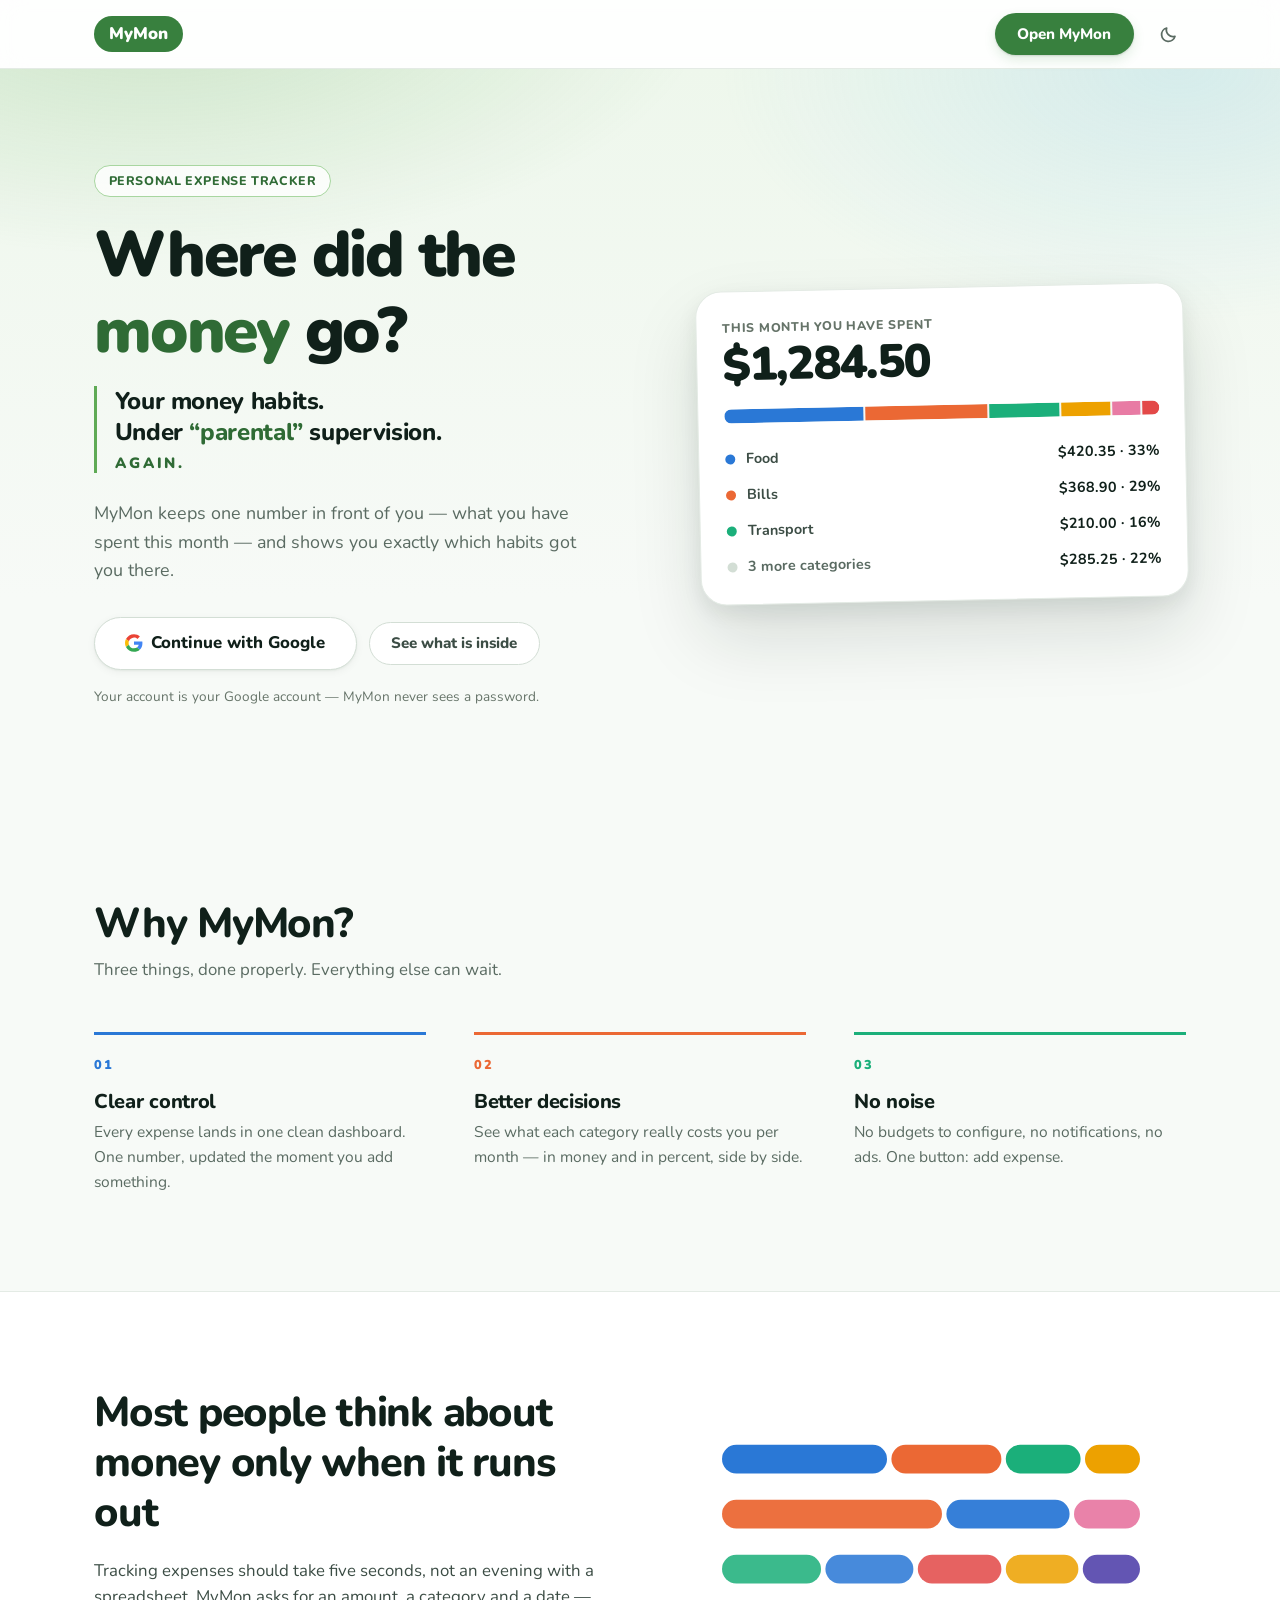
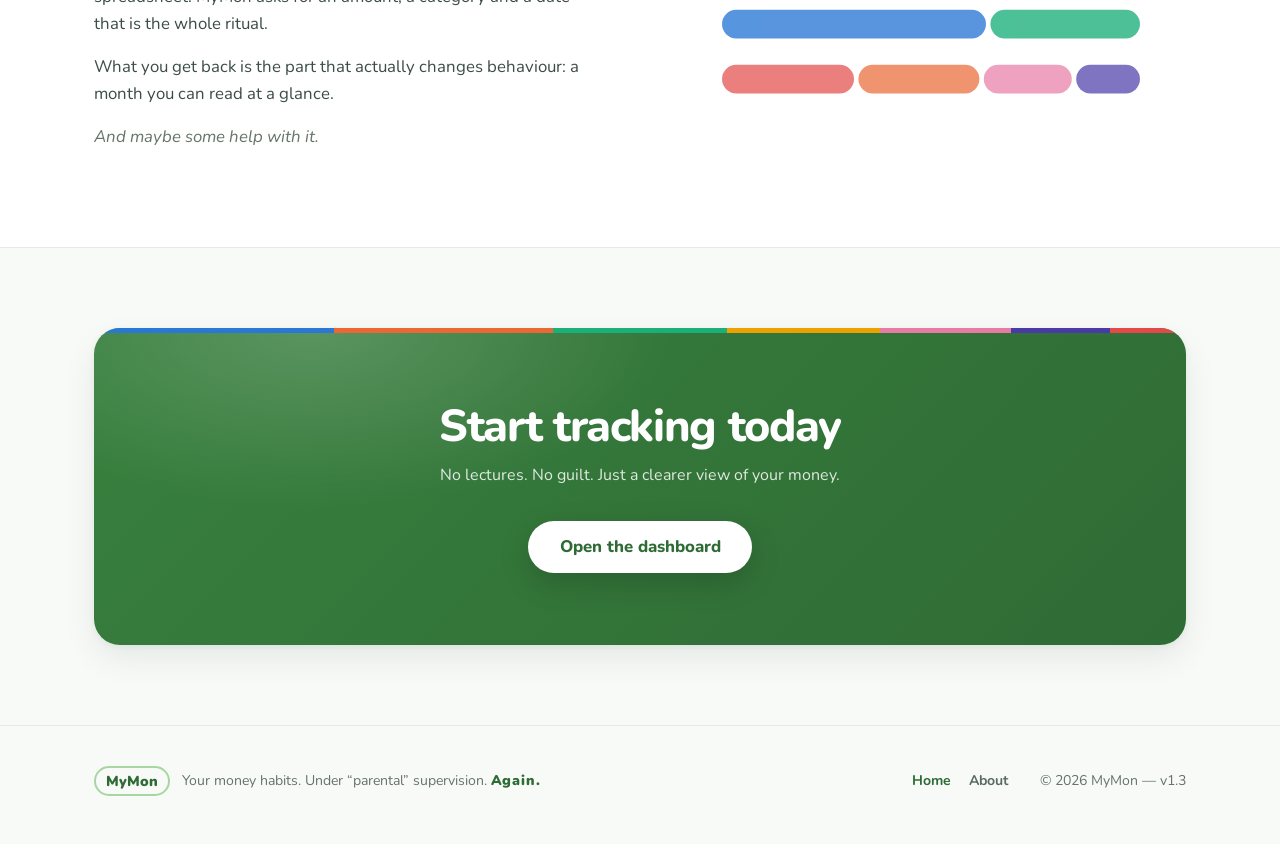
<file: index.html>
<!DOCTYPE html>
<html lang="en">
<head>
  <meta charset="UTF-8" />
  <meta name="viewport" content="width=device-width, initial-scale=1.0" />
  <title>MyMon — see where your money went</title>
  <meta name="description" content="MyMon is a small personal expense tracker. Log what you spend, see the month at a glance. No noise, no lectures." />
  <link rel="icon" href="favicon.ico" />
  <link rel="manifest" href="manifest.webmanifest" />
  <meta name="theme-color" content="#3d8a45" />
  <link rel="apple-touch-icon" sizes="180x180" href="apple-touch-icon.png" />
  <meta name="apple-mobile-web-app-status-bar-style" content="default" />
  <meta name="apple-mobile-web-app-capable" content="yes" />
  <meta name="apple-mobile-web-app-title" content="MyMon" />
  <link rel="preconnect" href="https://fonts.googleapis.com" />
  <link rel="preconnect" href="https://fonts.gstatic.com" crossorigin />
  <link href="https://fonts.googleapis.com/css2?family=Nunito:wght@400;600;700;800;900&display=swap" rel="stylesheet" />
  <link rel="stylesheet" href="style.css" />

  <!-- Before a single pixel is painted. The stylesheet follows the system
       setting by itself; this is only for the case where the button has
       overruled it, because a page that reached the screen first would
       flash white on its way to dark. -->
  <script>
    (function () {
      try {
        var chosen = localStorage.getItem('mymon.theme');
        if (chosen === 'dark' || chosen === 'light') {
          document.documentElement.setAttribute('data-theme', chosen);
        }
      } catch (err) { /* private window, or site data blocked */ }
    })();
  </script>

  <!-- Chrome fires this once, early, and only offers the real install dialog if
       we hold on to the event. Catching it here rather than in a script at the
       bottom of the page means we cannot miss it. -->
  <script>
    window.MyMonInstall = { event: null };
    window.addEventListener('beforeinstallprompt', function (event) {
      event.preventDefault();
      window.MyMonInstall.event = event;
      window.dispatchEvent(new Event('mymon:installable'));
    });
  </script>

  <!-- Asking the server who you are takes a moment, and this page has two faces:
       one for a visitor, one for someone already signed in. Guessing from the
       token Supabase parked in this browser lets us paint the right one at once,
       instead of flashing "Continue with Google" at a signed-in user.
       landing.js drops this attribute the moment it knows for certain. -->
  <script>
    (function () {
      var state = 'out';
      try {
        for (var i = 0; i < localStorage.length; i++) {
          if (/^sb-.+-auth-token$/.test(localStorage.key(i))) { state = 'in'; break; }
        }
      } catch (e) { /* private mode: treat as a visitor */ }
      document.documentElement.setAttribute('data-session', state);
    })();
  </script>
</head>

<body>
  <header class="site-header">
    <div class="container">
      <a class="brand" href="index.html?stay=1" aria-label="MyMon home">
        <span class="logo">MyMon</span>
      </a>

      <!-- The header carries where you can go, and nothing else. About moved
           to the footer — it is read once, not returned to — and the chip and
           the sign-out button went with it, to Settings. Four links, a chip and
           a button came to 463px of header on a 375px phone, which is why the
           page could be dragged sideways. -->
      <nav class="site-nav" aria-label="Main">
        <a href="dashboard.html" data-page="dashboard" data-when="signed-in">Dashboard</a>
        <button class="btn btn--primary" type="button" data-signin data-when="signed-out">
          Open MyMon
        </button>
      </nav>

      <div class="header-tools">
        <!-- The bell, and the panel that hangs off it. It is anchored to this
             button rather than to the page, so it drops from the corner you
             pressed instead of arriving from the bottom of the screen.
             js/notifications.js fills the panel. -->
        <div class="bell" data-when="signed-in">
          <button class="hdr-btn" type="button" id="bell-btn" aria-haspopup="true"
                  aria-expanded="false" aria-controls="bell-panel"
                  aria-label="Notifications" title="Notifications">
            <svg viewBox="0 0 24 24" fill="none" stroke="currentColor" stroke-width="2.2"
                 stroke-linecap="round" stroke-linejoin="round" aria-hidden="true">
              <path d="M18 8.4a6 6 0 1 0-12 0c0 6.2-2.3 7.8-2.3 7.8h16.6S18 14.6 18 8.4z" />
              <path d="M13.8 19.8a2.1 2.1 0 0 1-3.6 0" />
            </svg>
            <span class="bell__count hidden" id="bell-count" aria-hidden="true">0</span>
          </button>
        </div>

        <!-- Outside .bell on purpose. Anchored to the bell it would have
             lined its right edge up with the bell, which is not the last
             button in the row — on a 375px phone that pushed 59px of the
             panel off the left of the screen. Anchored to the group, its
             right edge is the page gutter at every width. -->
        <div class="bell__panel hidden" id="bell-panel" role="dialog"
             aria-label="Notifications"></div>

        <!-- Settings wears an icon now rather than its name. The word and the
             bell together did not fit the header on a 375px phone, and of the
             two, "Settings" is the one a cog says just as well. -->
        <a class="hdr-btn" href="settings.html" data-page="settings" data-when="signed-in"
           aria-label="Settings" title="Settings">
          <!-- A real cog, drawn as geometry: six teeth at an outer radius of 9.7
               and a root of 6.8. The one before it had eight small lobes that
               turned to a smudge at the 19px this button actually renders at,
               and it read as a size smaller than the bell beside it. -->
          <svg viewBox="0 0 24 24" fill="none" stroke="currentColor" stroke-width="2.2"
               stroke-linecap="round" stroke-linejoin="round" aria-hidden="true">
            <path d="M9.45 5.7 9.65 2.59h4.7l.2 3.11 1.64.94 2.79-1.38 2.34 4.07-2.59 1.72v1.9l2.59 1.72-2.34 4.07-2.79-1.38-1.64.94-.2 3.11h-4.7l-.2-3.11-1.64-.94-2.79 1.38-2.34-4.07 2.59-1.72v-1.9L2.68 9.33l2.34-4.07 2.79 1.38z" />
            <circle cx="12" cy="12" r="2.9" />
          </svg>
        </a>

        <!-- Light or dark. With nothing chosen the stylesheet follows the
             system setting on its own; this overrules it, per device. -->
        <button class="hdr-btn theme-btn" type="button" data-theme-toggle
                aria-label="Switch to the dark theme" title="Switch to the dark theme">
          <svg class="theme-btn__moon" viewBox="0 0 24 24" fill="none" stroke="currentColor"
               stroke-width="2.2" stroke-linecap="round" stroke-linejoin="round" aria-hidden="true">
            <path d="M20.2 14.3A8.4 8.4 0 0 1 9.7 3.8a8.6 8.6 0 1 0 10.5 10.5z" />
          </svg>
          <svg class="theme-btn__sun" viewBox="0 0 24 24" fill="none" stroke="currentColor"
               stroke-width="2.2" stroke-linecap="round" aria-hidden="true">
            <circle cx="12" cy="12" r="4.1" />
            <path d="M12 2.6v2.1M12 19.3v2.1M2.6 12h2.1M19.3 12h2.1M5.3 5.3l1.5 1.5M17.2 17.2l1.5 1.5M18.7 5.3l-1.5 1.5M6.8 17.2l-1.5 1.5" />
          </svg>
        </button>
      </div>
    </div>
  </header>

  <main>
    <section class="hero">
      <div class="container hero__grid">
        <div>
          <p class="eyebrow">Personal expense tracker</p>
          <h1>Where did the <em>money</em> go?</h1>

          <!-- The line the whole project is named for. It used to sit in small
               grey type under everything else; it belongs here, at full voice. -->
          <p class="signature">
            Your money habits.<br />
            Under <em>&ldquo;parental&rdquo;</em> supervision.
            <b>Again.</b>
          </p>

          <p class="hero__lede">
            MyMon keeps one number in front of you — what you have spent this month —
            and shows you exactly which habits got you there.
          </p>

          <div class="hero__actions" data-when="signed-in">
            <a class="btn btn--primary btn--lg" href="dashboard.html">Open the dashboard</a>
            <a class="btn btn--ghost" href="#why">See what is inside</a>
          </div>

          <div class="hero__actions" data-when="signed-out">
            <button class="btn btn--google btn--lg" type="button" data-signin>
              <svg viewBox="0 0 48 48" aria-hidden="true" class="g-logo">
                <path fill="#EA4335" d="M24 9.5c3.5 0 6.6 1.2 9 3.6l6.7-6.7C35.6 2.6 30.2.5 24 .5 14.6.5 6.5 5.8 2.6 13.6l7.8 6c1.9-5.6 7.1-9.6 13.6-10.1z"/>
                <path fill="#4285F4" d="M46.5 24.5c0-1.6-.1-3.2-.4-4.7H24v9h12.7c-.6 3-2.3 5.5-4.8 7.2l7.5 5.8c4.4-4 7.1-10 7.1-17.3z"/>
                <path fill="#FBBC05" d="M10.4 28.4c-.5-1.4-.8-2.9-.8-4.4s.3-3 .8-4.4l-7.8-6C.9 16.7 0 20.2 0 24s.9 7.3 2.6 10.4l7.8-6z"/>
                <path fill="#34A853" d="M24 47.5c6.2 0 11.5-2 15.4-5.6l-7.5-5.8c-2.1 1.4-4.8 2.2-7.9 2.2-6.5 0-11.7-4-13.6-9.9l-7.8 6C6.5 42.2 14.6 47.5 24 47.5z"/>
              </svg>
              Continue with Google
            </button>
            <a class="btn btn--ghost" href="#why">See what is inside</a>
          </div>
          <p class="hero__note" data-when="signed-in">
            Signed in as <b data-user-name>you</b>. Nothing was lost — your month is
            one tap away.
          </p>
          <p class="hero__note" data-when="signed-out">
            Your account is your Google account — MyMon never sees a password.
          </p>
          <p class="notice notice--ok hidden" id="signed-out" role="status">
            You are signed out. Your expenses are waiting in your account.
          </p>
          <p class="notice notice--problem hidden" id="setup-problem" role="alert"></p>
        </div>

        <!-- A still of the real dashboard, built from the same components. -->
        <div class="preview" aria-hidden="true">
          <p class="preview__label">This month you have spent</p>
          <p class="preview__value">$1,284.50</p>

          <div class="share-bar">
            <div class="share-bar__seg" style="--dot: var(--cat-food); flex: 32.7"></div>
            <div class="share-bar__seg" style="--dot: var(--cat-bills); flex: 28.7"></div>
            <div class="share-bar__seg" style="--dot: var(--cat-transport); flex: 16.3"></div>
            <div class="share-bar__seg" style="--dot: var(--cat-entertainment); flex: 11.5"></div>
            <div class="share-bar__seg" style="--dot: var(--cat-hobby); flex: 6.6"></div>
            <div class="share-bar__seg" style="--dot: var(--cat-shopping); flex: 4.0"></div>
          </div>

          <div class="preview__rows">
            <div class="preview__row" style="--dot: var(--cat-food)">
              <i></i><span>Food</span><b>$420.35 &middot; 33%</b>
            </div>
            <div class="preview__row" style="--dot: var(--cat-bills)">
              <i></i><span>Bills</span><b>$368.90 &middot; 29%</b>
            </div>
            <div class="preview__row" style="--dot: var(--cat-transport)">
              <i></i><span>Transport</span><b>$210.00 &middot; 16%</b>
            </div>
            <div class="preview__row" style="--dot: var(--line-strong)">
              <i></i><span class="muted">3 more categories</span><b class="muted">$285.25 &middot; 22%</b>
            </div>
          </div>
        </div>
      </div>
    </section>

    <section class="section" id="why">
      <div class="container">
        <div class="section__head">
          <h2>Why MyMon?</h2>
          <p>Three things, done properly. Everything else can wait.</p>
        </div>

        <!-- Each column is topped by one of the chart's own category colours,
             so the page and the app look like they were made by the same hand. -->
        <div class="reasons">
          <article class="reason" style="--rule: var(--cat-food)">
            <span class="reason__num" aria-hidden="true">01</span>
            <h3>Clear control</h3>
            <p>Every expense lands in one clean dashboard. One number, updated the moment you add something.</p>
          </article>

          <article class="reason" style="--rule: var(--cat-bills)">
            <span class="reason__num" aria-hidden="true">02</span>
            <h3>Better decisions</h3>
            <p>See what each category really costs you per month — in money and in percent, side by side.</p>
          </article>

          <article class="reason" style="--rule: var(--cat-transport)">
            <span class="reason__num" aria-hidden="true">03</span>
            <h3>No noise</h3>
            <p>No budgets to configure, no notifications, no ads. One button: add expense.</p>
          </article>
        </div>
      </div>
    </section>

    <section class="section problem">
      <div class="container problem__layout">
        <div class="problem__text">
          <h2>Most people think about money only when it runs out</h2>
          <p>
            Tracking expenses should take five seconds, not an evening with a spreadsheet.
            MyMon asks for an amount, a category and a date — that is the whole ritual.
          </p>
          <p>
            What you get back is the part that actually changes behaviour: a month you
            can read at a glance.
          </p>
          <p>And maybe some help with it.</p>
        </div>
        <!-- Five weeks of spending, drawn the way the dashboard draws one month.
             The old stock illustration was purple and blue — handsome enough,
             but not a single colour in it existed anywhere else in MyMon. -->
        <div class="problem__image">
          <svg class="weeks" viewBox="0 0 400 242" role="img"
               aria-label="Five weeks of spending, each split into coloured categories">
            <g class="weeks__row" style="--y: 8">
              <rect x="10"  y="8"   width="150" height="26" rx="13" fill="var(--cat-food)" />
              <rect x="164" y="8"   width="100" height="26" rx="13" fill="var(--cat-bills)" />
              <rect x="268" y="8"   width="68"  height="26" rx="13" fill="var(--cat-transport)" />
              <rect x="340" y="8"   width="50"  height="26" rx="13" fill="var(--cat-entertainment)" />
            </g>
            <g class="weeks__row">
              <rect x="10"  y="58"  width="200" height="26" rx="13" fill="var(--cat-bills)" />
              <rect x="214" y="58"  width="112" height="26" rx="13" fill="var(--cat-food)" />
              <rect x="330" y="58"  width="60"  height="26" rx="13" fill="var(--cat-hobby)" />
            </g>
            <g class="weeks__row">
              <rect x="10"  y="108" width="90"  height="26" rx="13" fill="var(--cat-transport)" />
              <rect x="104" y="108" width="80"  height="26" rx="13" fill="var(--cat-food)" />
              <rect x="188" y="108" width="76"  height="26" rx="13" fill="var(--cat-shopping)" />
              <rect x="268" y="108" width="66"  height="26" rx="13" fill="var(--cat-entertainment)" />
              <rect x="338" y="108" width="52"  height="26" rx="13" fill="var(--cat-other)" />
            </g>
            <g class="weeks__row">
              <rect x="10"  y="158" width="240" height="26" rx="13" fill="var(--cat-food)" />
              <rect x="254" y="158" width="136" height="26" rx="13" fill="var(--cat-transport)" />
            </g>
            <g class="weeks__row">
              <rect x="10"  y="208" width="120" height="26" rx="13" fill="var(--cat-shopping)" />
              <rect x="134" y="208" width="110" height="26" rx="13" fill="var(--cat-bills)" />
              <rect x="248" y="208" width="80"  height="26" rx="13" fill="var(--cat-hobby)" />
              <rect x="332" y="208" width="58"  height="26" rx="13" fill="var(--cat-other)" />
            </g>
          </svg>
        </div>
      </div>
    </section>

    <!-- Shown only where MyMon can actually be installed; install.js decides. -->
    <div class="container">
      <section class="install-band hidden" id="install-band">
        <div class="install-band__icon" aria-hidden="true">
          <img src="icon-192.png" alt="" width="56" height="56" />
        </div>
        <div class="install-band__text">
          <h2 id="install-title">Keep MyMon on your phone</h2>
          <p id="install-copy">
            It gets its own icon and opens without the browser bar, like any other app.
          </p>
        </div>
        <!-- install.js hides this when there is nothing to press: a copy that
             is already installed gets a sentence, not a button. -->
        <button class="btn btn--primary" type="button" id="install-btn">Install app</button>
      </section>
    </div>

    <div class="container">
      <section class="cta-band">
        <h2>Start tracking today</h2>
        <p>No lectures. No guilt. Just a clearer view of your money.</p>
        <a class="btn btn--primary btn--lg" href="dashboard.html" data-when="signed-in">
          Open the dashboard
        </a>
        <button class="btn btn--primary btn--lg" type="button" data-signin data-when="signed-out">
          Open the dashboard
        </button>
      </section>
    </div>
  </main>

  <footer class="site-footer">
    <div class="container">
      <div class="site-footer__brand">
        <span class="logo logo--quiet" aria-hidden="true">MyMon</span>
        <p>Your money habits. Under &ldquo;parental&rdquo; supervision. <b>Again.</b></p>
      </div>
      <nav class="site-footer__links" aria-label="More">
        <a href="index.html?stay=1" data-page="home">Home</a>
        <a href="about.html" data-page="about">About</a>
      </nav>
      <p class="site-footer__meta">&copy; <span data-year>2026</span> MyMon &mdash; v1.3</p>
    </div>
  </footer>

  <!-- Safari has no install dialog, so iPhone users get the three steps. -->
  <dialog class="modal" id="ios-install" aria-labelledby="ios-install-title">
    <div class="modal__head">
      <div>
        <h2 id="ios-install-title">Add MyMon to your home screen</h2>
        <p>Three taps in Safari, and it behaves like any other app.</p>
      </div>
      <button class="modal__close" type="button" data-close-install aria-label="Close">
        <svg viewBox="0 0 24 24" fill="none" stroke="currentColor" stroke-width="2.2" stroke-linecap="round" aria-hidden="true">
          <path d="M6 6l12 12M18 6L6 18" />
        </svg>
      </button>
    </div>

    <div class="modal__body">
      <ol class="steps">
        <li>
          <span class="steps__icon" aria-hidden="true">
            <svg viewBox="0 0 24 24" fill="none" stroke="currentColor" stroke-width="2" stroke-linecap="round" stroke-linejoin="round">
              <path d="M12 3v13" /><path d="M8 7l4-4 4 4" />
              <path d="M5 13v6a2 2 0 0 0 2 2h10a2 2 0 0 0 2-2v-6" />
            </svg>
          </span>
          <span>Tap the <strong>Share</strong> button at the bottom of Safari.</span>
        </li>
        <li>
          <span class="steps__icon" aria-hidden="true">
            <svg viewBox="0 0 24 24" fill="none" stroke="currentColor" stroke-width="2" stroke-linecap="round" stroke-linejoin="round">
              <rect x="3" y="3" width="18" height="18" rx="4" />
              <path d="M12 8v8" /><path d="M8 12h8" />
            </svg>
          </span>
          <span>Scroll down and choose <strong>Add to Home Screen</strong>.</span>
        </li>
        <li>
          <span class="steps__icon" aria-hidden="true">
            <svg viewBox="0 0 24 24" fill="none" stroke="currentColor" stroke-width="2" stroke-linecap="round" stroke-linejoin="round">
              <path d="M5 13l4 4L19 7" />
            </svg>
          </span>
          <span>Tap <strong>Add</strong>. That is it.</span>
        </li>
      </ol>
      <p class="muted" style="margin: 1.25rem 0 0; font-size: .9rem">
        It has to be Safari — other browsers on iPhone do not offer this.
      </p>
    </div>

    <div class="modal__foot">
      <button class="btn btn--primary" type="button" data-close-install>Got it</button>
    </div>
  </dialog>

  <script src="vendor/supabase.js"></script>
  <script src="js/config.js"></script>
  <script src="js/session.js"></script>
  <script src="js/ui.js"></script>
  <script src="js/notifications.js"></script>
  <script src="js/landing.js"></script>
  <script src="js/install.js"></script>
</body>
</html>
</file>
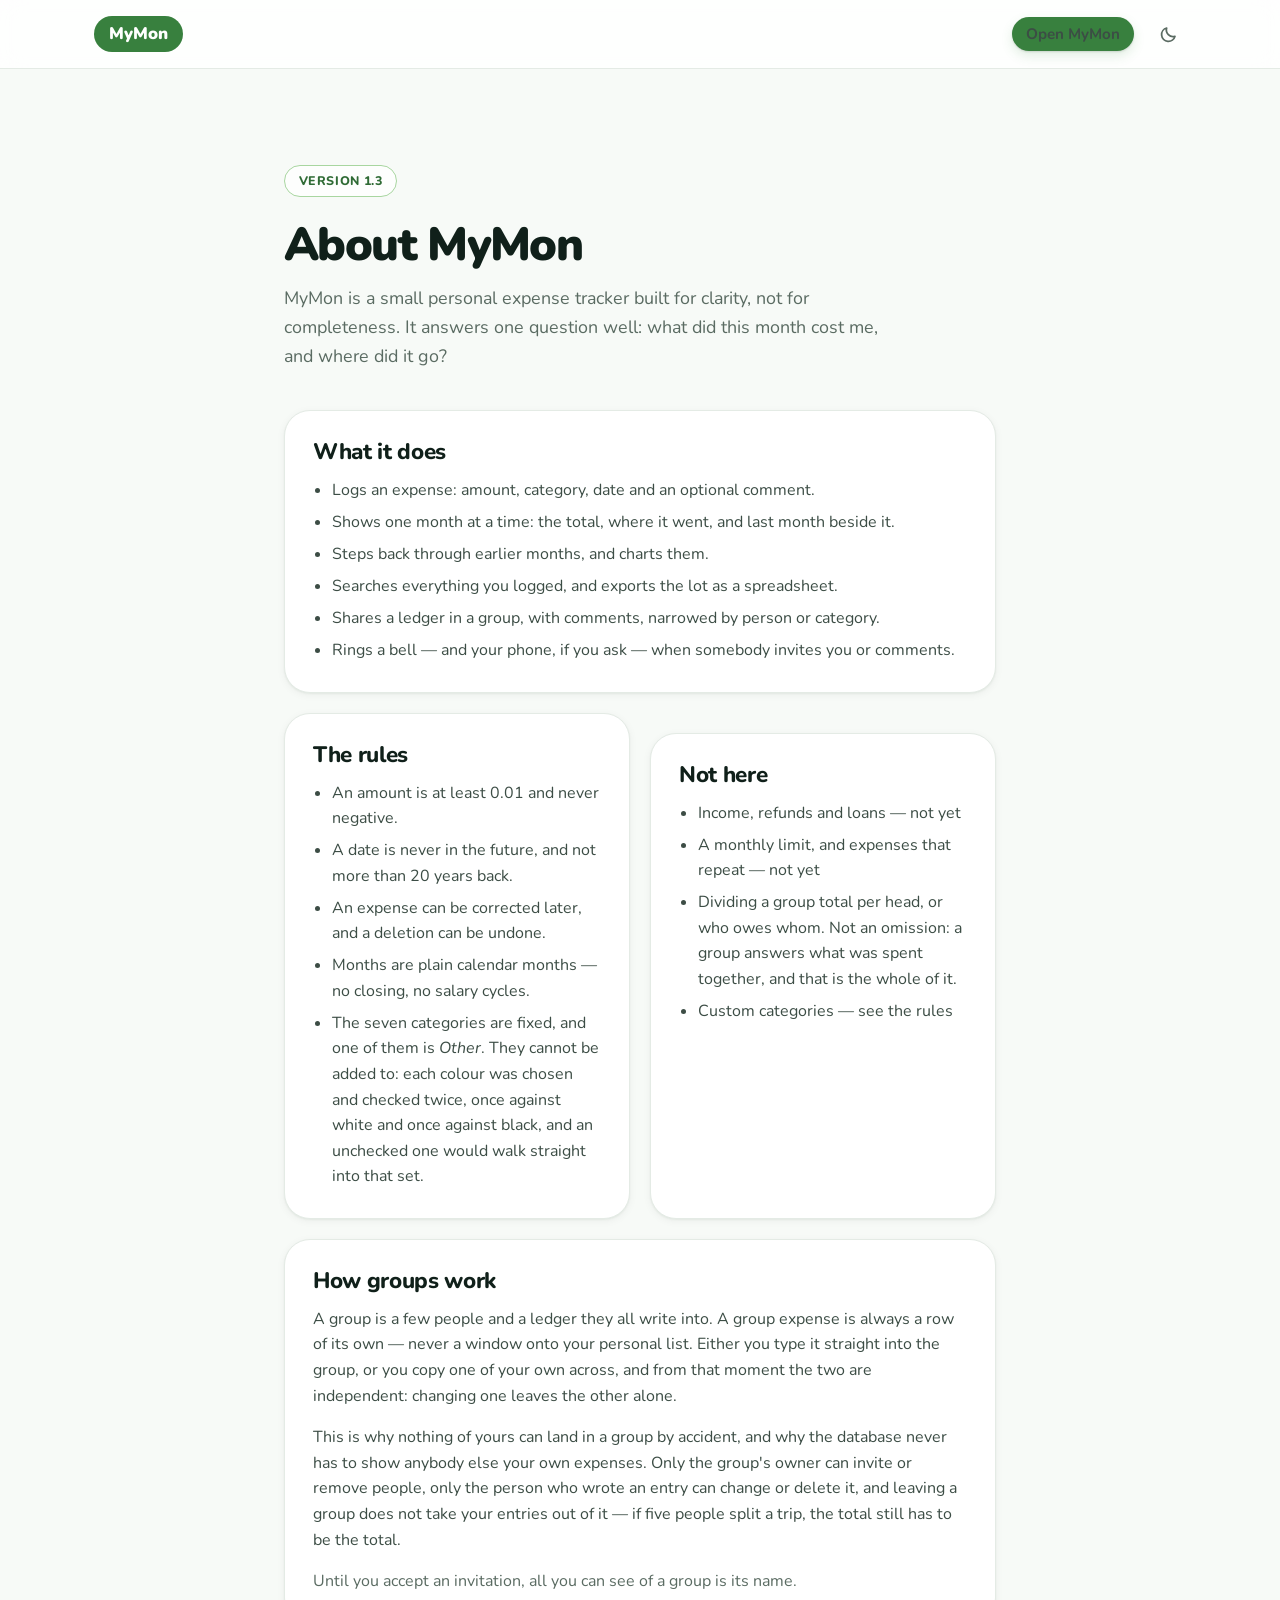
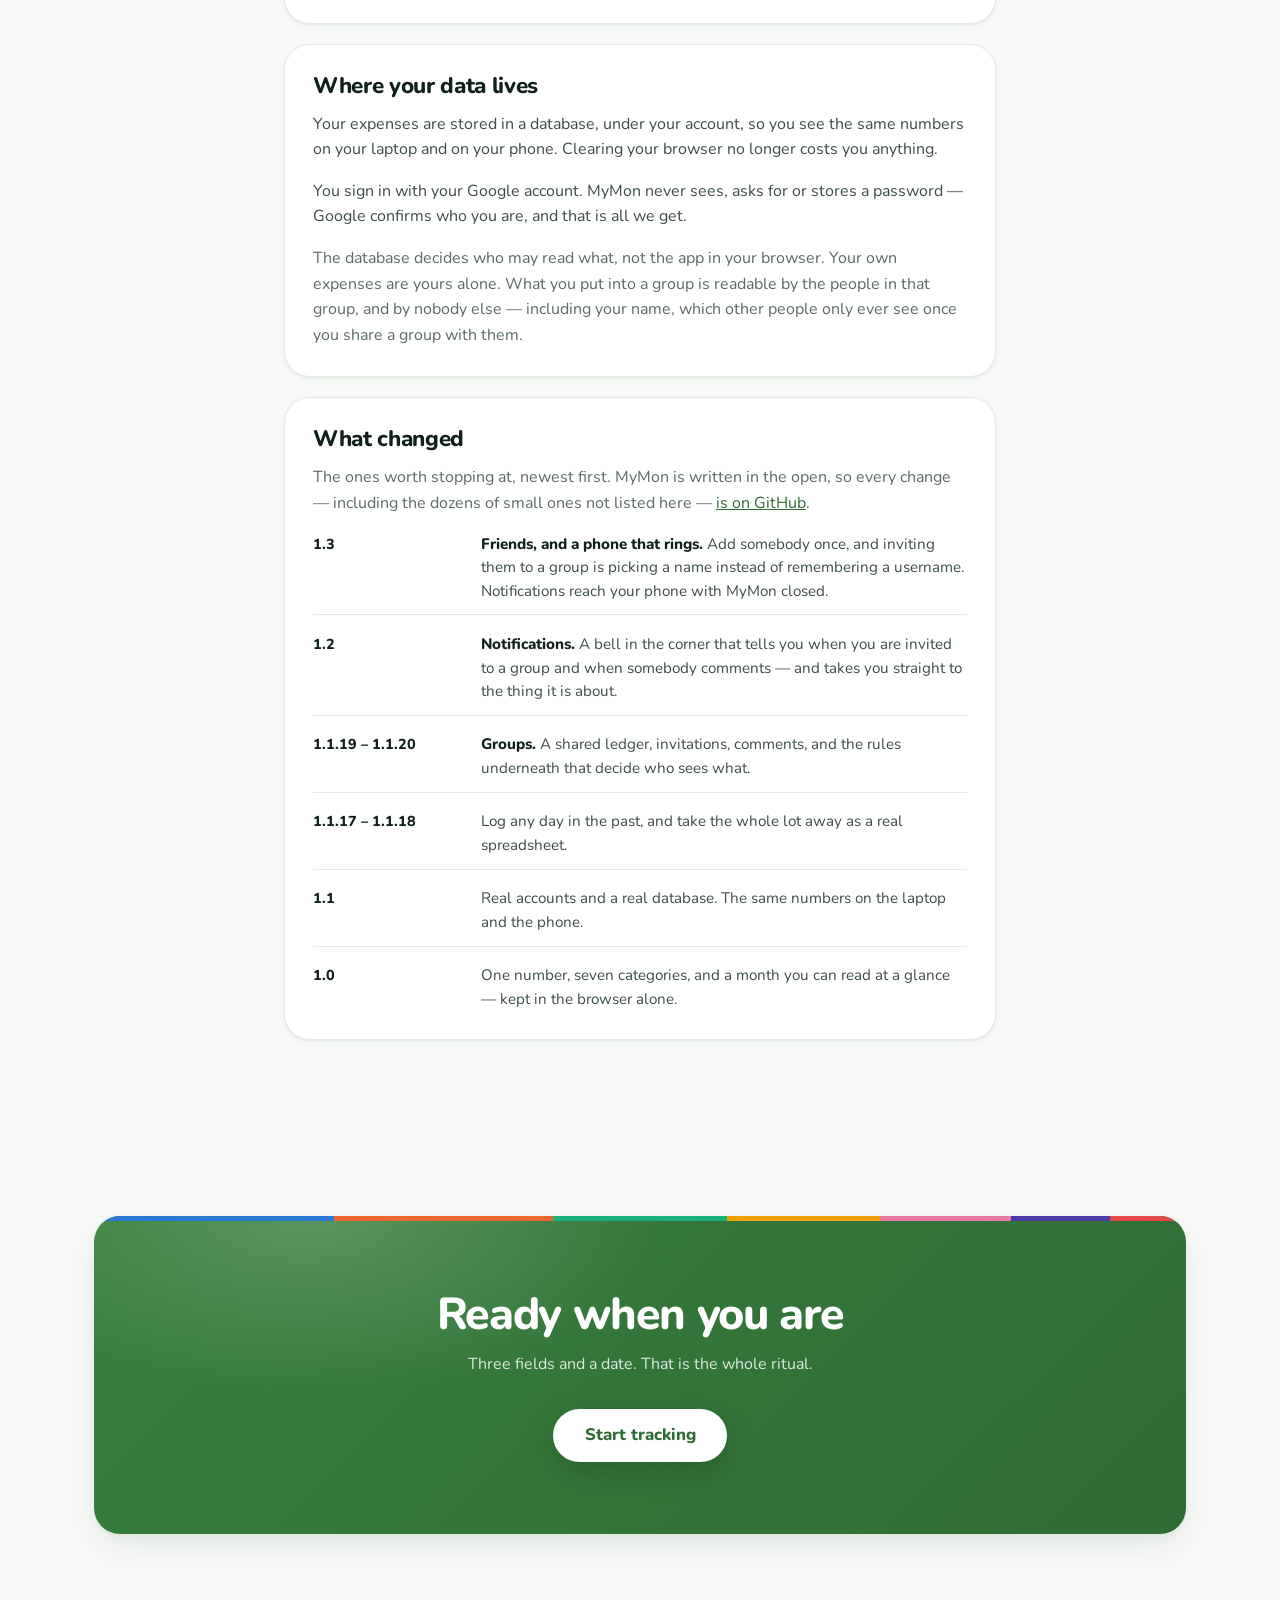
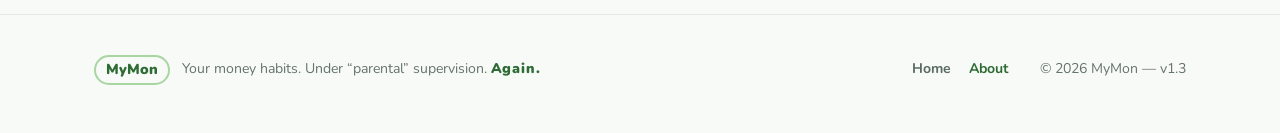
<file: about.html>
<!DOCTYPE html>
<html lang="en">
<head>
  <meta charset="UTF-8" />
  <meta name="viewport" content="width=device-width, initial-scale=1.0" />
  <title>About — MyMon</title>
  <meta name="description" content="What MyMon v1 does, what it deliberately does not do, and where your data lives." />
  <link rel="icon" href="favicon.ico" />
  <link rel="manifest" href="manifest.webmanifest" />
  <meta name="theme-color" content="#3d8a45" />
  <link rel="apple-touch-icon" sizes="180x180" href="apple-touch-icon.png" />
  <meta name="apple-mobile-web-app-status-bar-style" content="default" />
  <meta name="apple-mobile-web-app-capable" content="yes" />
  <meta name="apple-mobile-web-app-title" content="MyMon" />
  <link rel="preconnect" href="https://fonts.googleapis.com" />
  <link rel="preconnect" href="https://fonts.gstatic.com" crossorigin />
  <link href="https://fonts.googleapis.com/css2?family=Nunito:wght@400;600;700;800;900&display=swap" rel="stylesheet" />
  <link rel="stylesheet" href="style.css" />

  <!-- Before a single pixel is painted. The stylesheet follows the system
       setting by itself; this is only for the case where the button has
       overruled it, because a page that reached the screen first would
       flash white on its way to dark. -->
  <script>
    (function () {
      try {
        var chosen = localStorage.getItem('mymon.theme');
        if (chosen === 'dark' || chosen === 'light') {
          document.documentElement.setAttribute('data-theme', chosen);
        }
      } catch (err) { /* private window, or site data blocked */ }
    })();
  </script>
</head>

<body>
  <header class="site-header">
    <div class="container">
      <a class="brand" href="index.html?stay=1" aria-label="MyMon home">
        <span class="logo">MyMon</span>
      </a>

      <!-- The header carries where you can go, and nothing else. About moved
           to the footer — it is read once, not returned to — and the chip and
           the sign-out button went with it, to Settings. Four links, a chip and
           a button came to 463px of header on a 375px phone, which is why the
           page could be dragged sideways. -->
      <nav class="site-nav" aria-label="Main">
        <a href="dashboard.html" data-page="dashboard" data-when="signed-in">Dashboard</a>
        <!-- This page does not load the sign-in code, so it hands over to the
             landing page, which does. -->
        <a class="btn btn--primary" href="index.html" data-when="signed-out">Open MyMon</a>
      </nav>

      <div class="header-tools">
        <!-- The bell, and the panel that hangs off it. It is anchored to this
             button rather than to the page, so it drops from the corner you
             pressed instead of arriving from the bottom of the screen.
             js/notifications.js fills the panel. -->
        <div class="bell" data-when="signed-in">
          <button class="hdr-btn" type="button" id="bell-btn" aria-haspopup="true"
                  aria-expanded="false" aria-controls="bell-panel"
                  aria-label="Notifications" title="Notifications">
            <svg viewBox="0 0 24 24" fill="none" stroke="currentColor" stroke-width="2.2"
                 stroke-linecap="round" stroke-linejoin="round" aria-hidden="true">
              <path d="M18 8.4a6 6 0 1 0-12 0c0 6.2-2.3 7.8-2.3 7.8h16.6S18 14.6 18 8.4z" />
              <path d="M13.8 19.8a2.1 2.1 0 0 1-3.6 0" />
            </svg>
            <span class="bell__count hidden" id="bell-count" aria-hidden="true">0</span>
          </button>
        </div>

        <!-- Outside .bell on purpose. Anchored to the bell it would have
             lined its right edge up with the bell, which is not the last
             button in the row — on a 375px phone that pushed 59px of the
             panel off the left of the screen. Anchored to the group, its
             right edge is the page gutter at every width. -->
        <div class="bell__panel hidden" id="bell-panel" role="dialog"
             aria-label="Notifications"></div>

        <!-- Settings wears an icon now rather than its name. The word and the
             bell together did not fit the header on a 375px phone, and of the
             two, "Settings" is the one a cog says just as well. -->
        <a class="hdr-btn" href="settings.html" data-page="settings" data-when="signed-in"
           aria-label="Settings" title="Settings">
          <!-- A real cog, drawn as geometry: six teeth at an outer radius of 9.7
               and a root of 6.8. The one before it had eight small lobes that
               turned to a smudge at the 19px this button actually renders at,
               and it read as a size smaller than the bell beside it. -->
          <svg viewBox="0 0 24 24" fill="none" stroke="currentColor" stroke-width="2.2"
               stroke-linecap="round" stroke-linejoin="round" aria-hidden="true">
            <path d="M9.45 5.7 9.65 2.59h4.7l.2 3.11 1.64.94 2.79-1.38 2.34 4.07-2.59 1.72v1.9l2.59 1.72-2.34 4.07-2.79-1.38-1.64.94-.2 3.11h-4.7l-.2-3.11-1.64-.94-2.79 1.38-2.34-4.07 2.59-1.72v-1.9L2.68 9.33l2.34-4.07 2.79 1.38z" />
            <circle cx="12" cy="12" r="2.9" />
          </svg>
        </a>

        <!-- Light or dark. With nothing chosen the stylesheet follows the
             system setting on its own; this overrules it, per device. -->
        <button class="hdr-btn theme-btn" type="button" data-theme-toggle
                aria-label="Switch to the dark theme" title="Switch to the dark theme">
          <svg class="theme-btn__moon" viewBox="0 0 24 24" fill="none" stroke="currentColor"
               stroke-width="2.2" stroke-linecap="round" stroke-linejoin="round" aria-hidden="true">
            <path d="M20.2 14.3A8.4 8.4 0 0 1 9.7 3.8a8.6 8.6 0 1 0 10.5 10.5z" />
          </svg>
          <svg class="theme-btn__sun" viewBox="0 0 24 24" fill="none" stroke="currentColor"
               stroke-width="2.2" stroke-linecap="round" aria-hidden="true">
            <circle cx="12" cy="12" r="4.1" />
            <path d="M12 2.6v2.1M12 19.3v2.1M2.6 12h2.1M19.3 12h2.1M5.3 5.3l1.5 1.5M17.2 17.2l1.5 1.5M18.7 5.3l-1.5 1.5M6.8 17.2l-1.5 1.5" />
          </svg>
        </button>
      </div>
    </div>
  </header>

  <main>
    <section class="section">
      <div class="container container--narrow prose">
        <p class="eyebrow">Version 1.3</p>
        <h1>About MyMon</h1>
        <p class="hero__lede">
          MyMon is a small personal expense tracker built for clarity, not for completeness.
          It answers one question well: what did this month cost me, and where did it go?
        </p>

        <div class="card" style="margin-top: 2.5rem">
          <h2>What it does</h2>
          <ul>
            <li>Logs an expense: amount, category, date and an optional comment.</li>
            <li>Shows one month at a time: the total, where it went, and last month
              beside it.</li>
            <li>Steps back through earlier months, and charts them.</li>
            <li>Searches everything you logged, and exports the lot as a spreadsheet.</li>
            <li>Shares a ledger in a group, with comments, narrowed by person or
              category.</li>
            <li>Rings a bell &mdash; and your phone, if you ask &mdash; when somebody
              invites you or comments.</li>
          </ul>
        </div>

        <div class="prose-grid" style="margin-top: 1.25rem">
          <div class="card">
            <h2>The rules</h2>
            <ul>
              <li>An amount is at least 0.01 and never negative.</li>
              <li>A date is never in the future, and not more than 20 years back.</li>
              <li>An expense can be corrected later, and a deletion can be undone.</li>
              <li>Months are plain calendar months &mdash; no closing, no salary cycles.</li>
              <li>The seven categories are fixed, and one of them is <em>Other</em>. They
                cannot be added to: each colour was chosen and checked twice, once against
                white and once against black, and an unchecked one would walk straight
                into that set.</li>
            </ul>
          </div>

          <div class="card">
            <h2>Not here</h2>
            <ul>
              <li>Income, refunds and loans &mdash; not yet</li>
              <li>A monthly limit, and expenses that repeat &mdash; not yet</li>
              <li>Dividing a group total per head, or who owes whom. Not an omission:
                a group answers what was spent together, and that is the whole of it.</li>
              <li>Custom categories &mdash; see the rules</li>
            </ul>
          </div>
        </div>

        <div class="card" style="margin-top: 1.25rem">
          <h2>How groups work</h2>
          <p>
            A group is a few people and a ledger they all write into. A group expense is
            always a row of its own &mdash; never a window onto your personal list. Either
            you type it straight into the group, or you copy one of your own across, and
            from that moment the two are independent: changing one leaves the other alone.
          </p>
          <p>
            This is why nothing of yours can land in a group by accident, and why the
            database never has to show anybody else your own expenses. Only the group's
            owner can invite or remove people, only the person who wrote an entry can
            change or delete it, and leaving a group does not take your entries out of it
            &mdash; if five people split a trip, the total still has to be the total.
          </p>
          <p class="muted" style="margin-bottom: 0">
            Until you accept an invitation, all you can see of a group is its name.
          </p>
        </div>

        <div class="card" style="margin-top: 1.25rem">
          <h2>Where your data lives</h2>
          <p>
            Your expenses are stored in a database, under your account, so you see the same
            numbers on your laptop and on your phone. Clearing your browser no longer
            costs you anything.
          </p>
          <p>
            You sign in with your Google account. MyMon never sees, asks for or stores a
            password &mdash; Google confirms who you are, and that is all we get.
          </p>
          <p class="muted" style="margin-bottom: 0">
            The database decides who may read what, not the app in your browser. Your own
            expenses are yours alone. What you put into a group is readable by the people
            in that group, and by nobody else &mdash; including your name, which other
            people only ever see once you share a group with them.
          </p>
        </div>

        <div class="card" style="margin-top: 1.25rem">
          <h2>What changed</h2>
          <p class="muted">
            The ones worth stopping at, newest first. MyMon is written in the open, so
            every change &mdash; including the dozens of small ones not listed here &mdash;
            <a href="https://github.com/yupmurphy/MyMon">is on GitHub</a>.
          </p>
          <ol class="changelog">
            <li><b>1.3</b> <span><b>Friends, and a phone that rings.</b> Add somebody once,
              and inviting them to a group is picking a name instead of remembering a
              username. Notifications reach your phone with MyMon closed.</span></li>
            <li><b>1.2</b> <span><b>Notifications.</b> A bell in the corner that tells you
              when you are invited to a group and when somebody comments &mdash; and takes you
              straight to the thing it is about.</span></li>
            <li><b>1.1.19 &ndash; 1.1.20</b> <span><b>Groups.</b> A shared ledger, invitations,
              comments, and the rules underneath that decide who sees what.</span></li>
            <li><b>1.1.17 &ndash; 1.1.18</b> <span>Log any day in the past, and take the whole lot
              away as a real spreadsheet.</span></li>
            <li><b>1.1</b> <span>Real accounts and a real database. The same numbers on the laptop
              and the phone.</span></li>
            <li><b>1.0</b> <span>One number, seven categories, and a month you can read at a
              glance &mdash; kept in the browser alone.</span></li>
          </ol>
        </div>

      </div>
    </section>

    <div class="container">
      <section class="cta-band">
        <h2>Ready when you are</h2>
        <p>Three fields and a date. That is the whole ritual.</p>
        <a class="btn btn--primary btn--lg" href="dashboard.html" data-when="signed-in">Open the dashboard</a>
        <a class="btn btn--primary btn--lg" href="index.html" data-when="signed-out">Start tracking</a>
      </section>
    </div>
  </main>

  <footer class="site-footer">
    <div class="container">
      <div class="site-footer__brand">
        <span class="logo logo--quiet" aria-hidden="true">MyMon</span>
        <p>Your money habits. Under &ldquo;parental&rdquo; supervision. <b>Again.</b></p>
      </div>
      <nav class="site-footer__links" aria-label="More">
        <a href="index.html?stay=1" data-page="home">Home</a>
        <a href="about.html" data-page="about">About</a>
      </nav>
      <p class="site-footer__meta">&copy; <span data-year>2026</span> MyMon &mdash; v1.3</p>
    </div>
  </footer>

  <script src="vendor/supabase.js"></script>
  <script src="js/config.js"></script>
  <script src="js/session.js"></script>
  <script src="js/ui.js"></script>
  <script src="js/notifications.js"></script>
  <script>
    window.MyMon.ui.year();
    /* Wait until we know whether anyone is signed in, then show the right
       buttons — this page is readable either way. */
    window.MyMon.session.ready.then(function () {
      window.MyMon.ui.mountHeader({ page: 'about' });
      /* The bell is in the header on every signed-in page, this one too. */
      if (window.MyMon.session.get()) window.MyMon.notifications.start();
    });
  </script>
</body>
</html>
</file>
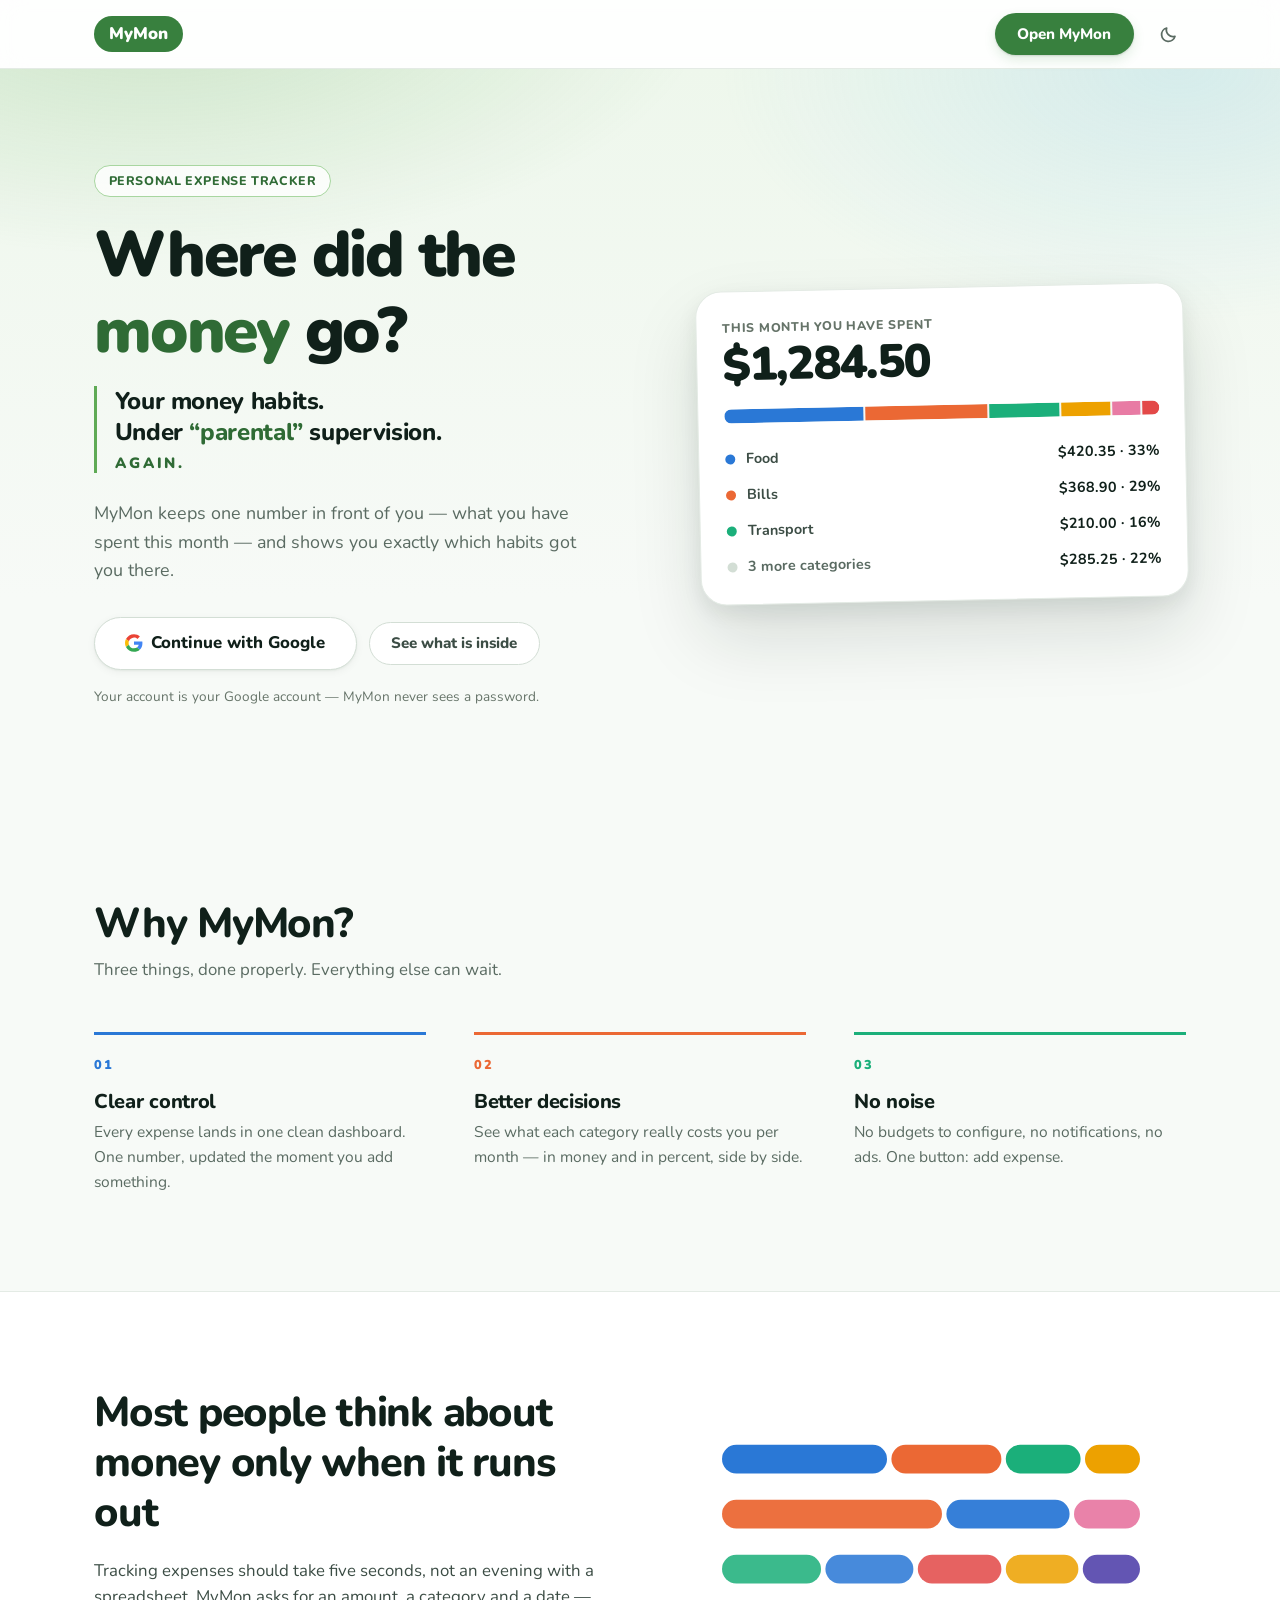
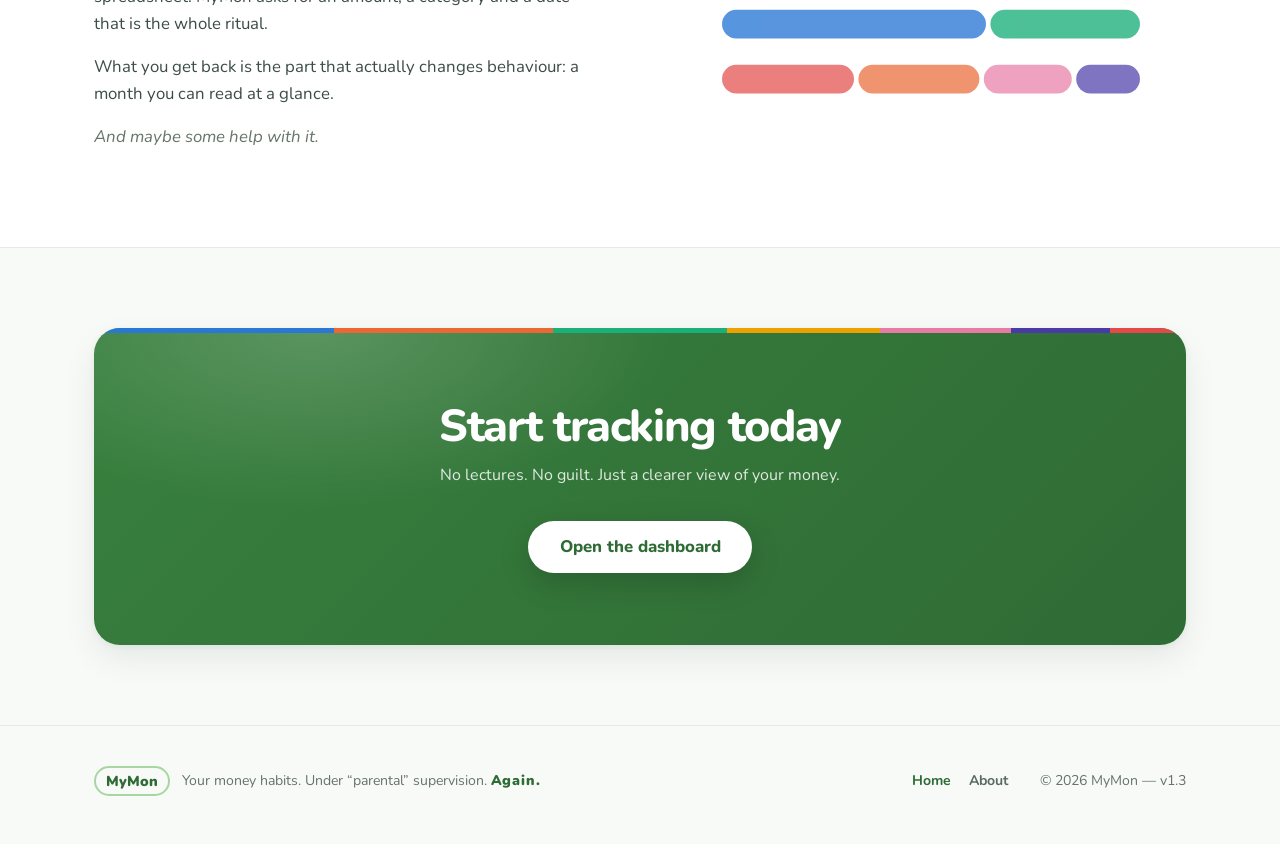
<file: dashboard.html>
<!DOCTYPE html>
<html lang="en">
<head>
  <meta charset="UTF-8" />
  <meta name="viewport" content="width=device-width, initial-scale=1.0" />
  <title>Dashboard — MyMon</title>
  <meta name="robots" content="noindex" />
  <link rel="icon" href="favicon.ico" />
  <link rel="manifest" href="manifest.webmanifest" />
  <meta name="theme-color" content="#3d8a45" />
  <link rel="apple-touch-icon" sizes="180x180" href="apple-touch-icon.png" />
  <meta name="apple-mobile-web-app-status-bar-style" content="default" />
  <meta name="apple-mobile-web-app-capable" content="yes" />
  <meta name="apple-mobile-web-app-title" content="MyMon" />
  <link rel="preconnect" href="https://fonts.googleapis.com" />
  <link rel="preconnect" href="https://fonts.gstatic.com" crossorigin />
  <link href="https://fonts.googleapis.com/css2?family=Nunito:wght@400;600;700;800;900&display=swap" rel="stylesheet" />
  <link rel="stylesheet" href="style.css" />

  <!-- Before a single pixel is painted. The stylesheet follows the system
       setting by itself; this is only for the case where the button has
       overruled it, because a page that reached the screen first would
       flash white on its way to dark. -->
  <script>
    (function () {
      try {
        var chosen = localStorage.getItem('mymon.theme');
        if (chosen === 'dark' || chosen === 'light') {
          document.documentElement.setAttribute('data-theme', chosen);
        }
      } catch (err) { /* private window, or site data blocked */ }
    })();
  </script>
</head>

<!-- "booting" hides the page until we know who is signed in, so nobody ever
     sees a flash of an empty dashboard or of someone else's. -->
<body class="booting">
  <header class="site-header">
    <div class="container">
      <a class="brand" href="index.html?stay=1" aria-label="MyMon home">
        <span class="logo">MyMon</span>
      </a>

      <!-- The header carries where you can go, and nothing else. About moved
           to the footer — it is read once, not returned to — and the chip and
           the sign-out button went with it, to Settings. Four links, a chip and
           a button came to 463px of header on a 375px phone, which is why the
           page could be dragged sideways. -->
      <nav class="site-nav" aria-label="Main">
        <a href="dashboard.html" data-page="dashboard">Dashboard</a>
      </nav>

      <div class="header-tools">
        <!-- The bell, and the panel that hangs off it. It is anchored to this
             button rather than to the page, so it drops from the corner you
             pressed instead of arriving from the bottom of the screen.
             js/notifications.js fills the panel. -->
        <div class="bell" data-when="signed-in">
          <button class="hdr-btn" type="button" id="bell-btn" aria-haspopup="true"
                  aria-expanded="false" aria-controls="bell-panel"
                  aria-label="Notifications" title="Notifications">
            <svg viewBox="0 0 24 24" fill="none" stroke="currentColor" stroke-width="2.2"
                 stroke-linecap="round" stroke-linejoin="round" aria-hidden="true">
              <path d="M18 8.4a6 6 0 1 0-12 0c0 6.2-2.3 7.8-2.3 7.8h16.6S18 14.6 18 8.4z" />
              <path d="M13.8 19.8a2.1 2.1 0 0 1-3.6 0" />
            </svg>
            <span class="bell__count hidden" id="bell-count" aria-hidden="true">0</span>
          </button>
        </div>

        <!-- Outside .bell on purpose. Anchored to the bell it would have
             lined its right edge up with the bell, which is not the last
             button in the row — on a 375px phone that pushed 59px of the
             panel off the left of the screen. Anchored to the group, its
             right edge is the page gutter at every width. -->
        <div class="bell__panel hidden" id="bell-panel" role="dialog"
             aria-label="Notifications"></div>

        <!-- Settings wears an icon now rather than its name. The word and the
             bell together did not fit the header on a 375px phone, and of the
             two, "Settings" is the one a cog says just as well. -->
        <a class="hdr-btn" href="settings.html" data-page="settings"
           aria-label="Settings" title="Settings">
          <!-- A real cog, drawn as geometry: six teeth at an outer radius of 9.7
               and a root of 6.8. The one before it had eight small lobes that
               turned to a smudge at the 19px this button actually renders at,
               and it read as a size smaller than the bell beside it. -->
          <svg viewBox="0 0 24 24" fill="none" stroke="currentColor" stroke-width="2.2"
               stroke-linecap="round" stroke-linejoin="round" aria-hidden="true">
            <path d="M9.45 5.7 9.65 2.59h4.7l.2 3.11 1.64.94 2.79-1.38 2.34 4.07-2.59 1.72v1.9l2.59 1.72-2.34 4.07-2.79-1.38-1.64.94-.2 3.11h-4.7l-.2-3.11-1.64-.94-2.79 1.38-2.34-4.07 2.59-1.72v-1.9L2.68 9.33l2.34-4.07 2.79 1.38z" />
            <circle cx="12" cy="12" r="2.9" />
          </svg>
        </a>

        <!-- Light or dark. With nothing chosen the stylesheet follows the
             system setting on its own; this overrules it, per device. -->
        <button class="hdr-btn theme-btn" type="button" data-theme-toggle
                aria-label="Switch to the dark theme" title="Switch to the dark theme">
          <svg class="theme-btn__moon" viewBox="0 0 24 24" fill="none" stroke="currentColor"
               stroke-width="2.2" stroke-linecap="round" stroke-linejoin="round" aria-hidden="true">
            <path d="M20.2 14.3A8.4 8.4 0 0 1 9.7 3.8a8.6 8.6 0 1 0 10.5 10.5z" />
          </svg>
          <svg class="theme-btn__sun" viewBox="0 0 24 24" fill="none" stroke="currentColor"
               stroke-width="2.2" stroke-linecap="round" aria-hidden="true">
            <circle cx="12" cy="12" r="4.1" />
            <path d="M12 2.6v2.1M12 19.3v2.1M2.6 12h2.1M19.3 12h2.1M5.3 5.3l1.5 1.5M17.2 17.2l1.5 1.5M18.7 5.3l-1.5 1.5M6.8 17.2l-1.5 1.5" />
          </svg>
        </button>
      </div>
    </div>
  </header>

  <main class="dash">
    <div class="container">
      <p class="dash__greeting" id="greeting"></p>

      <!-- The page had grown past what one screen can hold, and the two halves
           answer different questions anyway: what did I spend, and what did we
           spend. Which one you are on lives in the address (#groups), so a
           reload, a back button and a sent link all land where you were. -->
      <div class="tabs" role="tablist" aria-label="Your money">
        <button class="tab is-on" type="button" role="tab" id="tab-personal"
                data-tab="personal" aria-selected="true" aria-controls="panel-personal">Personal</button>
        <button class="tab" type="button" role="tab" id="tab-groups"
                data-tab="groups" aria-selected="false" aria-controls="panel-groups">Groups<span
                class="tab__badge hidden" id="tab-groups-badge" aria-hidden="true">0</span></button>
        <button class="tab" type="button" role="tab" id="tab-friends"
                data-tab="friends" aria-selected="false"
                aria-controls="panel-friends">Friends<span
                class="tab__badge hidden" id="tab-friends-badge" aria-hidden="true">0</span></button>
      </div>

      <section class="panel" id="panel-personal" role="tabpanel" aria-labelledby="tab-personal">

      <div class="summary">
        <div>
          <p class="summary__label" id="summary-label">This month you have spent</p>
          <p class="summary__value num" id="summary-value" aria-live="polite">$0.00</p>
          <p class="summary__delta" id="summary-delta"></p>
        </div>

        <div class="summary__actions">
          <div class="month-nav">
            <button class="icon-btn" type="button" id="month-prev" aria-label="Previous month">
              <svg viewBox="0 0 24 24" fill="none" stroke="currentColor" stroke-width="2.4" stroke-linecap="round" stroke-linejoin="round" aria-hidden="true">
                <path d="M15 5l-7 7 7 7" />
              </svg>
            </button>
            <span class="month-nav__label" id="month-label">This month</span>
            <button class="icon-btn" type="button" id="month-next" aria-label="Next month">
              <svg viewBox="0 0 24 24" fill="none" stroke="currentColor" stroke-width="2.4" stroke-linecap="round" stroke-linejoin="round" aria-hidden="true">
                <path d="M9 5l7 7-7 7" />
              </svg>
            </button>
          </div>

          <button class="btn btn--primary" type="button" data-open-add>
            <svg viewBox="0 0 24 24" fill="none" stroke="currentColor" stroke-width="2.6" stroke-linecap="round" aria-hidden="true">
              <path d="M12 5v14M5 12h14" />
            </svg>
            Add expense
          </button>
        </div>
      </div>

      <div class="stat-row">
        <div class="stat">
          <p class="stat__label">Expenses logged</p>
          <p class="stat__value num" id="stat-count">0</p>
        </div>
        <div class="stat">
          <p class="stat__label">Average per active day</p>
          <p class="stat__value num" id="stat-per-day">&mdash;</p>
        </div>
        <div class="stat">
          <p class="stat__label">Biggest single expense</p>
          <p class="stat__value num" id="stat-biggest">&mdash;</p>
          <p class="stat__note" id="stat-biggest-note">no expenses yet</p>
        </div>
      </div>

      <!-- The zoom-out view. The cards below are about one month; this one is
           about whether that month is a lot for you, which you cannot tell
           from the month alone. Hidden until there are two months to compare. -->
      <section class="card trend hidden" id="trend-card" aria-labelledby="trend-title">
        <div class="card__head">
          <h2 class="card__title" id="trend-title">Month by month</h2>
          <span class="card__hint" id="trend-hint"></span>
        </div>

        <div class="seg-row hidden" id="trend-currency" role="group"
             aria-label="Which currency this chart is about"></div>

        <div class="trend__plot" id="trend-plot"></div>
      </section>

      <div class="dash__grid">
        <section class="card" aria-labelledby="breakdown-title">
          <div class="card__head">
            <h2 class="card__title" id="breakdown-title">Where it went</h2>
            <span class="card__hint" id="breakdown-hint"></span>
          </div>

          <!-- Only appears in a month that holds more than one currency. -->
          <div class="seg-row hidden" id="breakdown-currency" role="group"
               aria-label="Which currency this chart is about"></div>

          <div class="share-bar" id="share-bar" role="group" aria-label="Share of the month by category"></div>
          <ul class="breakdown" id="breakdown"></ul>

          <div class="empty hidden" id="breakdown-empty">
            <div class="empty__art">
              <svg viewBox="0 0 24 24" fill="none" stroke="currentColor" stroke-width="2" stroke-linecap="round" stroke-linejoin="round" aria-hidden="true">
                <path d="M3 3v18h18" /><path d="M7 16l3.5-4 3 2.5L18 8" />
              </svg>
            </div>
            <h3>Nothing to break down</h3>
            <p>Add an expense and the split by category shows up here.</p>
          </div>
        </section>

        <section class="card" aria-labelledby="tx-title">
          <div class="card__head">
            <h2 class="card__title" id="tx-title">Expenses</h2>
            <span class="card__hint" id="tx-hint"></span>
          </div>

          <!-- Searching looks past the month being shown on purpose. The whole
               reason to search is that you no longer remember which month it
               was in, so the summary above stays on the month while this card
               answers about everything. -->
          <div class="search hidden" id="tx-search-row">
            <svg class="search__icon" viewBox="0 0 24 24" fill="none" stroke="currentColor" stroke-width="2.2" stroke-linecap="round" aria-hidden="true">
              <circle cx="11" cy="11" r="7" /><path d="M20.5 20.5L16 16" />
            </svg>
            <input class="search__field" id="tx-search" type="search" autocomplete="off"
                   spellcheck="false" placeholder="Note, amount, date&hellip;"
                   aria-label="Search every expense you have, in any month" />
            <button class="search__clear hidden" type="button" id="tx-search-clear" aria-label="Clear the search">
              <svg viewBox="0 0 24 24" fill="none" stroke="currentColor" stroke-width="2.4" stroke-linecap="round" aria-hidden="true">
                <path d="M6 6l12 12M18 6L6 18" />
              </svg>
            </button>
          </div>

          <p class="search__sum hidden" id="tx-search-sum" aria-live="polite"></p>

          <!-- The list used to grow for as long as the month did, pushing the
               rest of the page down. Now it lives in a box of its own height
               and scrolls inside it. The outer div is the box that scrolls;
               the inner one is what the script fills with the days. -->
          <div class="tx-scroll hidden" id="tx-scroll">
            <div class="tx-stack" id="tx-groups"></div>
          </div>

          <div class="empty hidden" id="tx-nomatch">
            <div class="empty__art">
              <svg viewBox="0 0 24 24" fill="none" stroke="currentColor" stroke-width="2" stroke-linecap="round" stroke-linejoin="round" aria-hidden="true">
                <circle cx="11" cy="11" r="7" /><path d="M20.5 20.5L16 16" />
              </svg>
            </div>
            <h3>Nothing matched</h3>
            <p>No expense of yours has those words, that category, that amount or that date in it.</p>
          </div>

          <div class="empty hidden" id="tx-empty">
            <div class="empty__art">
              <svg viewBox="0 0 24 24" fill="none" stroke="currentColor" stroke-width="2" stroke-linecap="round" stroke-linejoin="round" aria-hidden="true">
                <rect x="3" y="5" width="18" height="15" rx="3" />
                <path d="M3 10h18" /><path d="M8 3v4" /><path d="M16 3v4" />
              </svg>
            </div>
            <h3>No expenses this month</h3>
            <p>Nothing logged for this month yet.</p>
            <button class="btn btn--primary" type="button" data-open-add>Add your first expense</button>
            <p style="margin-top: 1rem">
              <button class="btn btn--quiet hidden" type="button" id="seed-sample">
                or fill it with sample data
              </button>
            </p>
          </div>
        </section>
      </div>

      </section>

      <!-- Groups. Painted whole by js/groupboard.js — the list of groups when
           none is open, one group's ledger when one is. -->
      <section class="panel hidden" id="panel-groups" role="tabpanel" aria-labelledby="tab-groups">
        <div id="groups-view"></div>
      </section>

      <!-- Friends. Painted whole by js/friendboard.js. Not money, but it is
           what makes a group invitation a name you pick instead of a username
           you have to remember — so it lives beside the thing it serves. -->
      <section class="panel hidden" id="panel-friends" role="tabpanel" aria-labelledby="tab-friends">
        <div id="friends-view"></div>
      </section>
    </div>
  </main>

  <footer class="site-footer">
    <div class="container">
      <div class="site-footer__brand">
        <span class="logo logo--quiet" aria-hidden="true">MyMon</span>
        <p>Your money habits. Under &ldquo;parental&rdquo; supervision. <b>Again.</b></p>
      </div>
      <nav class="site-footer__links" aria-label="More">
        <a href="index.html?stay=1" data-page="home">Home</a>
        <a href="about.html" data-page="about">About</a>
      </nav>
      <p class="site-footer__meta">&copy; <span data-year>2026</span> MyMon &mdash; v1.3</p>
    </div>
  </footer>

  <!-- The one action the app has. -->
  <dialog class="modal" id="add-dialog" aria-labelledby="add-title">
    <form id="add-form" method="dialog" novalidate>
      <div class="modal__head">
        <div>
          <h2 id="add-title">Add expense</h2>
          <p id="add-subtitle">This month or last month, nothing in the future.</p>
        </div>
        <button class="modal__close" type="button" data-close-dialog aria-label="Close">
          <svg viewBox="0 0 24 24" fill="none" stroke="currentColor" stroke-width="2.2" stroke-linecap="round" aria-hidden="true">
            <path d="M6 6l12 12M18 6L6 18" />
          </svg>
        </button>
      </div>

      <div class="modal__body">
        <div class="field" data-field="amount">
          <label for="field-amount">Amount</label>
          <div class="input-money">
            <span aria-hidden="true" data-currency-symbol>$</span>
            <input id="field-amount" type="number" step="0.01" min="0.01" inputmode="decimal"
                   placeholder="0.00" autocomplete="off" />
          </div>
          <p class="field__error"></p>
        </div>

        <div class="field" data-field="category">
          <p class="field__label" id="category-label">Category</p>
          <fieldset class="cat-grid" id="category-grid" aria-labelledby="category-label"></fieldset>
          <p class="field__error"></p>
        </div>

        <div class="field" data-field="date">
          <label for="field-date">Date</label>
          <input class="input" id="field-date" type="date" />
          <p class="field__error"></p>
        </div>

        <div class="field" data-field="comment">
          <div class="field__row">
            <label for="field-comment">Comment <span class="field__optional">&mdash; optional</span></label>
            <span class="field__count" id="comment-count" aria-live="polite">0 / 140</span>
          </div>
          <textarea class="textarea" id="field-comment" maxlength="140"
                    placeholder="What was it for?"></textarea>
          <p class="field__error"></p>
        </div>

        <!-- Shown only once there is a group to choose. It starts on "nobody",
             every time: nothing of yours reaches anyone unless you say so here
             or press copy on the expense afterwards. -->
        <div class="field hidden" data-field="share" id="add-share">
          <label for="field-share">Also copy into a group</label>
          <select class="input" id="field-share">
            <option value="">Keep it to myself</option>
          </select>
          <p class="field__hint">A copy, not a move &mdash; the expense stays in your own list either way.</p>
        </div>
      </div>

      <div class="modal__foot">
        <button class="btn btn--quiet" type="button" data-close-dialog>Cancel</button>
        <button class="btn btn--primary" type="submit" id="add-submit">Add expense</button>
      </div>
    </form>
  </dialog>

  <!-- Naming a group, and renaming one. The same box both times. -->
  <dialog class="modal" id="group-dialog" aria-labelledby="group-dialog-title">
    <form id="group-form" method="dialog" novalidate>
      <div class="modal__head">
        <div>
          <h2 id="group-dialog-title">New group</h2>
          <p id="group-dialog-subtitle">You can invite people once it exists.</p>
        </div>
        <button class="modal__close" type="button" data-dismiss aria-label="Close">
          <svg viewBox="0 0 24 24" fill="none" stroke="currentColor" stroke-width="2.2"
               stroke-linecap="round" aria-hidden="true"><path d="M6 6l12 12M18 6L6 18"/></svg>
        </button>
      </div>

      <div class="modal__body">
        <div class="field" data-field="group-name">
          <label for="field-group-name">Name</label>
          <input class="input" id="field-group-name" maxlength="40" autocomplete="off"
                 placeholder="Trip to the mountains" />
          <p class="field__error"></p>
        </div>
      </div>

      <div class="modal__foot">
        <button class="btn btn--quiet" type="button" data-dismiss>Cancel</button>
        <button class="btn btn--primary" type="submit" id="group-submit">Make the group</button>
      </div>
    </form>
  </dialog>

  <!-- Writing something straight into a group, and correcting it afterwards.
       Same fields as a personal expense, and the same validation behind them —
       a group entry is the same kind of fact, written somewhere else. -->
  <dialog class="modal" id="entry-dialog" aria-labelledby="entry-dialog-title">
    <form id="entry-form" method="dialog" novalidate>
      <div class="modal__head">
        <div>
          <h2 id="entry-dialog-title">Add to the group</h2>
          <p id="entry-dialog-subtitle">Everyone in the group will see this.</p>
        </div>
        <button class="modal__close" type="button" data-dismiss aria-label="Close">
          <svg viewBox="0 0 24 24" fill="none" stroke="currentColor" stroke-width="2.2"
               stroke-linecap="round" aria-hidden="true"><path d="M6 6l12 12M18 6L6 18"/></svg>
        </button>
      </div>

      <div class="modal__body">
        <div class="field" data-field="amount">
          <label for="entry-amount">Amount</label>
          <div class="input-money">
            <span aria-hidden="true" data-currency-symbol>$</span>
            <input id="entry-amount" type="number" step="0.01" min="0.01" inputmode="decimal"
                   placeholder="0.00" />
          </div>
          <p class="field__error"></p>
        </div>

        <div class="field" data-field="category">
          <p class="field__label" id="entry-category-label">Category</p>
          <fieldset class="cat-grid" id="entry-category-grid" aria-labelledby="entry-category-label"></fieldset>
          <p class="field__error"></p>
        </div>

        <div class="field" data-field="date">
          <label for="entry-date">Date</label>
          <input class="input" id="entry-date" type="date" />
          <p class="field__error"></p>
        </div>

        <div class="field" data-field="comment">
          <div class="field__row">
            <label for="entry-comment">Comment <span class="field__optional">&mdash; optional</span></label>
            <span class="field__count" id="entry-comment-count" aria-live="polite">0 / 140</span>
          </div>
          <textarea class="textarea" id="entry-comment" maxlength="140"
                    placeholder="What was it for?"></textarea>
          <p class="field__error"></p>
        </div>
      </div>

      <div class="modal__foot">
        <button class="btn btn--quiet" type="button" data-dismiss>Cancel</button>
        <button class="btn btn--primary" type="submit" id="entry-submit">Add it</button>
      </div>
    </form>
  </dialog>

  <!-- Copying an expense you already have into a group. Which group is always
       asked, even when there is only one of them. -->
  <dialog class="modal" id="copy-dialog" aria-labelledby="copy-dialog-title">
    <form id="copy-form" method="dialog" novalidate>
      <div class="modal__head">
        <div>
          <h2 id="copy-dialog-title">Copy into a group</h2>
          <p id="copy-dialog-subtitle"></p>
        </div>
        <button class="modal__close" type="button" data-dismiss aria-label="Close">
          <svg viewBox="0 0 24 24" fill="none" stroke="currentColor" stroke-width="2.2"
               stroke-linecap="round" aria-hidden="true"><path d="M6 6l12 12M18 6L6 18"/></svg>
        </button>
      </div>

      <div class="modal__body">
        <div class="field" data-field="group">
          <p class="field__label" id="copy-pick-label">Which group</p>
          <div class="pick" id="copy-pick" role="radiogroup" aria-labelledby="copy-pick-label"></div>
          <p class="field__error"></p>
        </div>
        <p class="field__hint">The expense stays in your own list. What goes into the
          group is a copy, and from then on the two are separate &mdash; editing one
          does not touch the other.</p>
      </div>

      <div class="modal__foot">
        <button class="btn btn--quiet" type="button" data-dismiss>Cancel</button>
        <button class="btn btn--primary" type="submit" id="copy-submit">Copy it</button>
      </div>
    </form>
  </dialog>

  <div class="booting-veil" aria-hidden="true"><span class="spinner"></span></div>

  <script src="vendor/supabase.js"></script>
  <script src="js/config.js"></script>
  <script src="js/session.js"></script>
  <script src="js/data.js"></script>
  <script src="js/profile.js"></script>
  <script src="js/ui.js"></script>
  <script src="js/groups.js"></script>
  <script src="js/friends.js"></script>
  <script src="js/notifications.js"></script>
  <script src="js/push.js"></script>
  <script src="js/dashboard.js"></script>
  <script src="js/groupboard.js"></script>
  <script src="js/friendboard.js"></script>
</body>
</html>
</file>
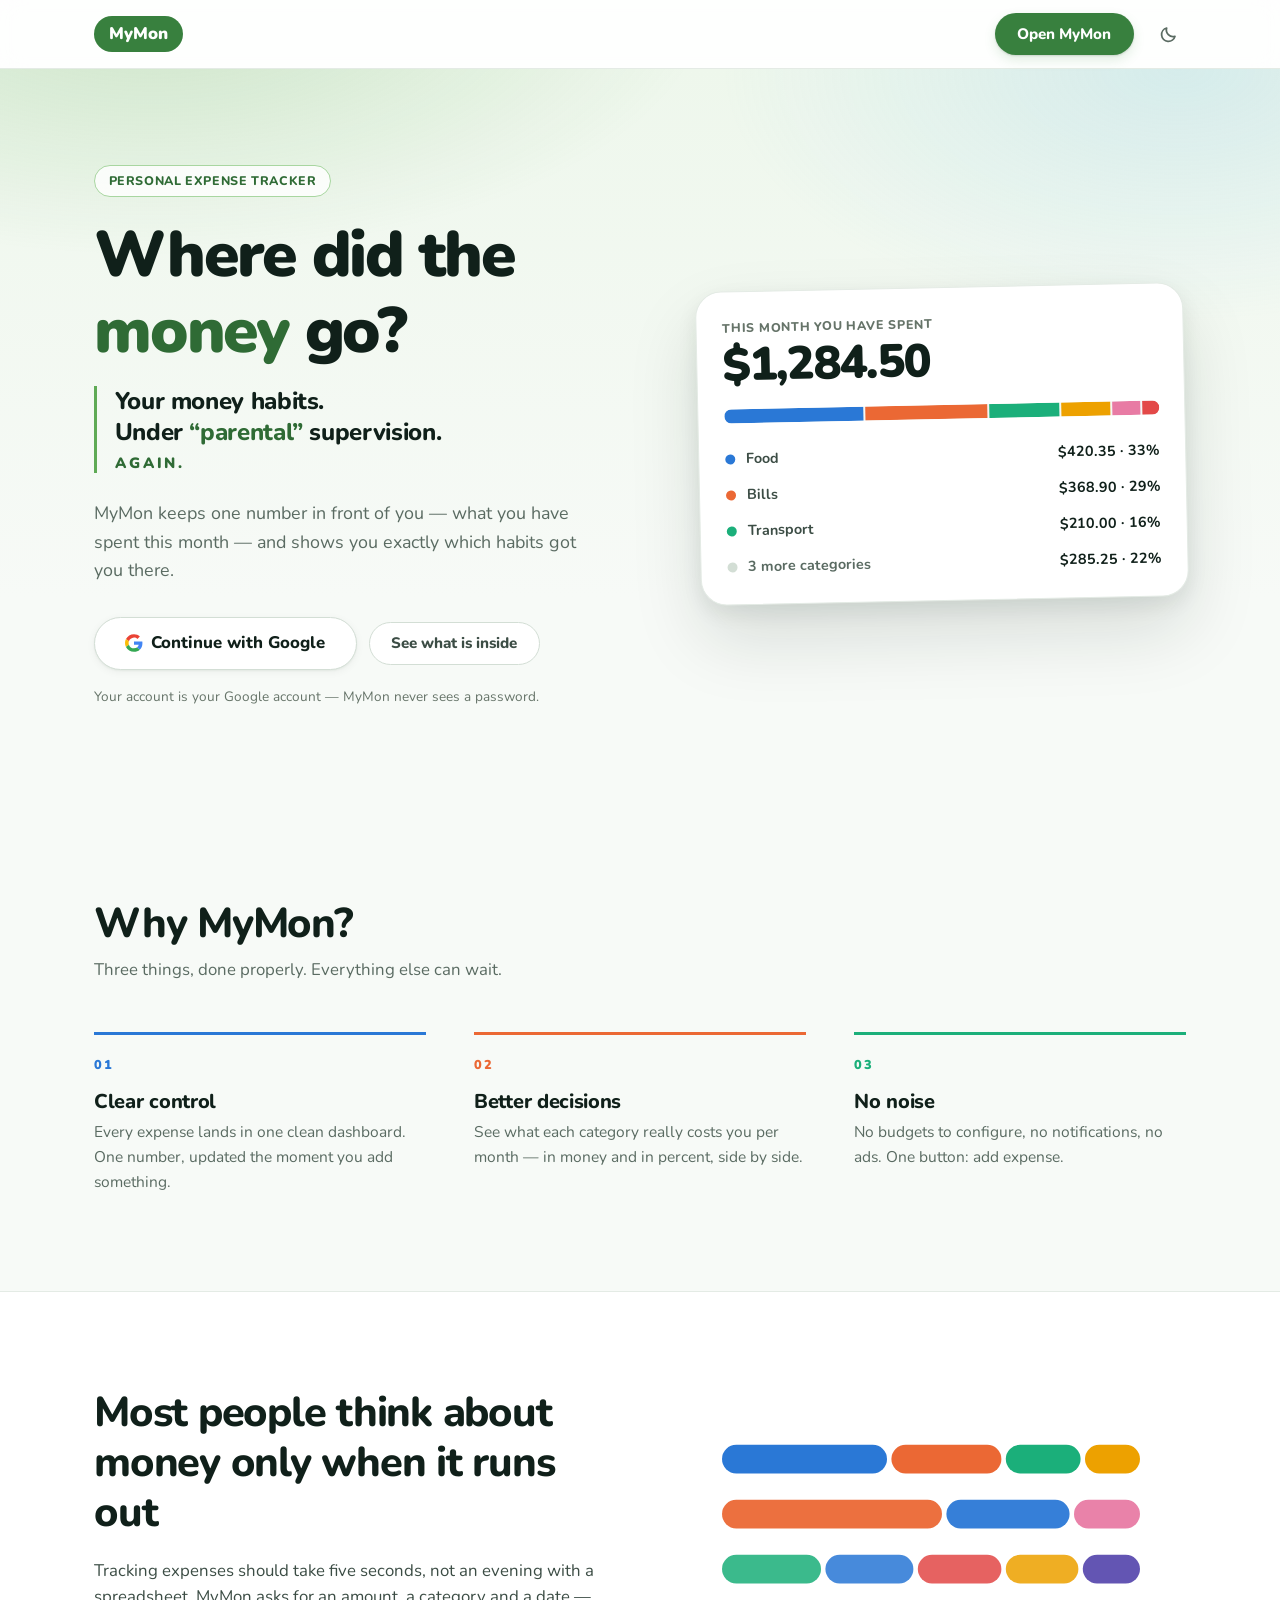
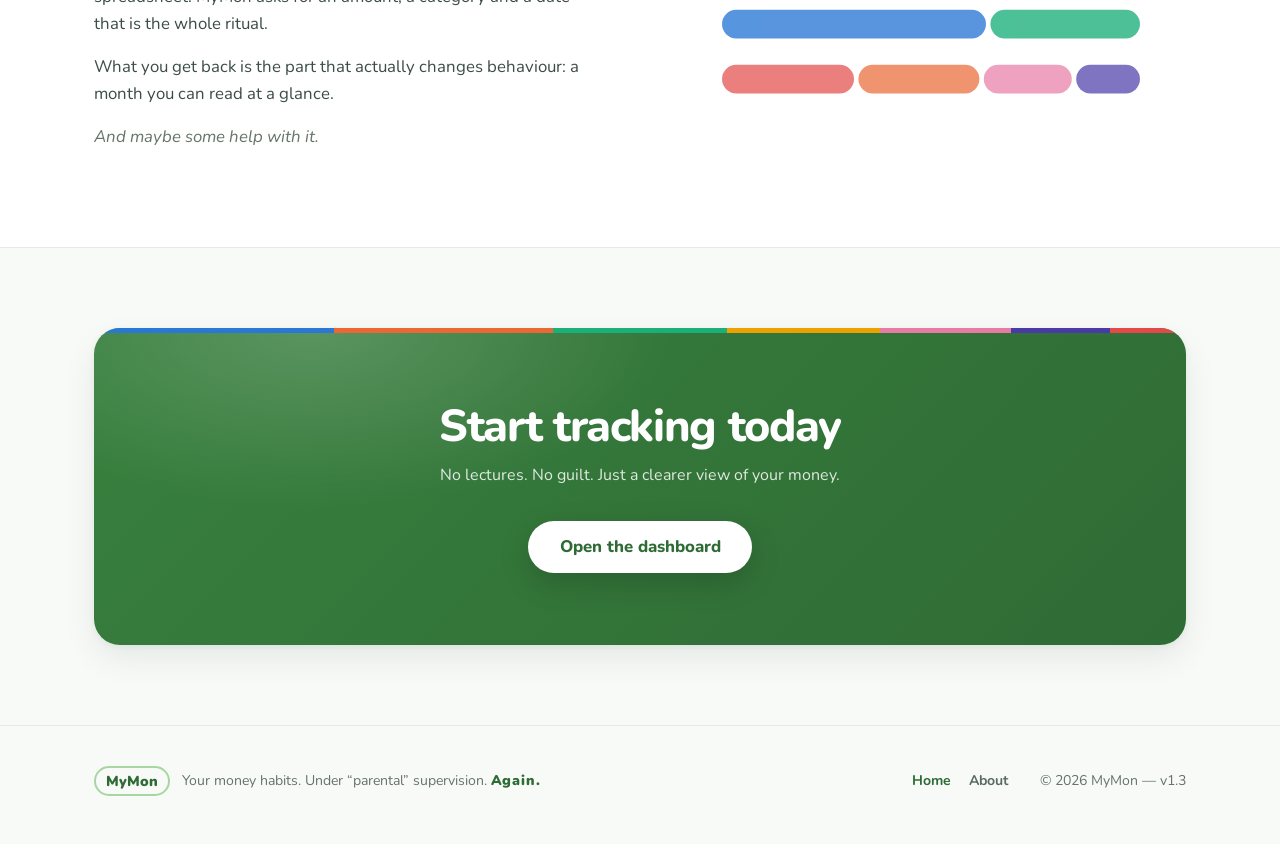
<file: settings.html>
<!DOCTYPE html>
<html lang="en">
<head>
  <meta charset="UTF-8" />
  <meta name="viewport" content="width=device-width, initial-scale=1.0" />
  <title>Settings — MyMon</title>
  <meta name="robots" content="noindex" />
  <link rel="icon" href="favicon.ico" />
  <link rel="manifest" href="manifest.webmanifest" />
  <meta name="theme-color" content="#3d8a45" />
  <link rel="apple-touch-icon" sizes="180x180" href="apple-touch-icon.png" />
  <meta name="apple-mobile-web-app-status-bar-style" content="default" />
  <meta name="apple-mobile-web-app-capable" content="yes" />
  <meta name="apple-mobile-web-app-title" content="MyMon" />
  <link rel="preconnect" href="https://fonts.googleapis.com" />
  <link rel="preconnect" href="https://fonts.gstatic.com" crossorigin />
  <link href="https://fonts.googleapis.com/css2?family=Nunito:wght@400;600;700;800;900&display=swap" rel="stylesheet" />
  <link rel="stylesheet" href="style.css" />

  <!-- Before a single pixel is painted. The stylesheet follows the system
       setting by itself; this is only for the case where the button has
       overruled it, because a page that reached the screen first would
       flash white on its way to dark. -->
  <script>
    (function () {
      try {
        var chosen = localStorage.getItem('mymon.theme');
        if (chosen === 'dark' || chosen === 'light') {
          document.documentElement.setAttribute('data-theme', chosen);
        }
      } catch (err) { /* private window, or site data blocked */ }
    })();
  </script>
</head>

<body class="booting">
  <header class="site-header">
    <div class="container">
      <a class="brand" href="index.html?stay=1" aria-label="MyMon home">
        <span class="logo">MyMon</span>
      </a>

      <!-- The header carries where you can go, and nothing else. About moved
           to the footer — it is read once, not returned to — and the chip and
           the sign-out button went with it, to Settings. Four links, a chip and
           a button came to 463px of header on a 375px phone, which is why the
           page could be dragged sideways. -->
      <nav class="site-nav" aria-label="Main">
        <a href="dashboard.html" data-page="dashboard">Dashboard</a>
      </nav>

      <div class="header-tools">
        <!-- The bell, and the panel that hangs off it. It is anchored to this
             button rather than to the page, so it drops from the corner you
             pressed instead of arriving from the bottom of the screen.
             js/notifications.js fills the panel. -->
        <div class="bell" data-when="signed-in">
          <button class="hdr-btn" type="button" id="bell-btn" aria-haspopup="true"
                  aria-expanded="false" aria-controls="bell-panel"
                  aria-label="Notifications" title="Notifications">
            <svg viewBox="0 0 24 24" fill="none" stroke="currentColor" stroke-width="2.2"
                 stroke-linecap="round" stroke-linejoin="round" aria-hidden="true">
              <path d="M18 8.4a6 6 0 1 0-12 0c0 6.2-2.3 7.8-2.3 7.8h16.6S18 14.6 18 8.4z" />
              <path d="M13.8 19.8a2.1 2.1 0 0 1-3.6 0" />
            </svg>
            <span class="bell__count hidden" id="bell-count" aria-hidden="true">0</span>
          </button>
        </div>

        <!-- Outside .bell on purpose. Anchored to the bell it would have
             lined its right edge up with the bell, which is not the last
             button in the row — on a 375px phone that pushed 59px of the
             panel off the left of the screen. Anchored to the group, its
             right edge is the page gutter at every width. -->
        <div class="bell__panel hidden" id="bell-panel" role="dialog"
             aria-label="Notifications"></div>

        <!-- Settings wears an icon now rather than its name. The word and the
             bell together did not fit the header on a 375px phone, and of the
             two, "Settings" is the one a cog says just as well. -->
        <a class="hdr-btn" href="settings.html" data-page="settings"
           aria-label="Settings" title="Settings">
          <!-- A real cog, drawn as geometry: six teeth at an outer radius of 9.7
               and a root of 6.8. The one before it had eight small lobes that
               turned to a smudge at the 19px this button actually renders at,
               and it read as a size smaller than the bell beside it. -->
          <svg viewBox="0 0 24 24" fill="none" stroke="currentColor" stroke-width="2.2"
               stroke-linecap="round" stroke-linejoin="round" aria-hidden="true">
            <path d="M9.45 5.7 9.65 2.59h4.7l.2 3.11 1.64.94 2.79-1.38 2.34 4.07-2.59 1.72v1.9l2.59 1.72-2.34 4.07-2.79-1.38-1.64.94-.2 3.11h-4.7l-.2-3.11-1.64-.94-2.79 1.38-2.34-4.07 2.59-1.72v-1.9L2.68 9.33l2.34-4.07 2.79 1.38z" />
            <circle cx="12" cy="12" r="2.9" />
          </svg>
        </a>

        <!-- Light or dark. With nothing chosen the stylesheet follows the
             system setting on its own; this overrules it, per device. -->
        <button class="hdr-btn theme-btn" type="button" data-theme-toggle
                aria-label="Switch to the dark theme" title="Switch to the dark theme">
          <svg class="theme-btn__moon" viewBox="0 0 24 24" fill="none" stroke="currentColor"
               stroke-width="2.2" stroke-linecap="round" stroke-linejoin="round" aria-hidden="true">
            <path d="M20.2 14.3A8.4 8.4 0 0 1 9.7 3.8a8.6 8.6 0 1 0 10.5 10.5z" />
          </svg>
          <svg class="theme-btn__sun" viewBox="0 0 24 24" fill="none" stroke="currentColor"
               stroke-width="2.2" stroke-linecap="round" aria-hidden="true">
            <circle cx="12" cy="12" r="4.1" />
            <path d="M12 2.6v2.1M12 19.3v2.1M2.6 12h2.1M19.3 12h2.1M5.3 5.3l1.5 1.5M17.2 17.2l1.5 1.5M18.7 5.3l-1.5 1.5M6.8 17.2l-1.5 1.5" />
          </svg>
        </button>
      </div>
    </div>
  </header>

  <main class="section">
    <div class="container container--narrow">
      <p class="eyebrow">Your account</p>
      <h1>Settings</h1>

      <!-- Three tabs rather than five cards in one long column. The split is
           by what you came here to change: who you are, how the app works for
           you, and what it is allowed to interrupt you about. The same
           underline tabs the dashboard uses — one component, one meaning. -->
      <div class="tabs tabs--settings" role="tablist" aria-label="Settings">
        <button class="tab is-on" type="button" role="tab" id="tab-profile"
                data-stab="profile" aria-selected="true"
                aria-controls="panel-profile">Profile</button>
        <button class="tab" type="button" role="tab" id="tab-account"
                data-stab="account" aria-selected="false"
                aria-controls="panel-account">Account</button>
        <button class="tab" type="button" role="tab" id="tab-notifications"
                data-stab="notifications" aria-selected="false"
                aria-controls="panel-notifications">Notifications</button>
      </div>

      <!-- 1. Who you are: the name MyMon greets you with, and the handle
              other people will find you by. -->
      <section class="panel settings-stack" id="panel-profile" role="tabpanel"
               aria-labelledby="tab-profile">
        <form class="card" id="name-form" novalidate>
          <div class="card__head">
            <h2 class="card__title">What should MyMon call you?</h2>
          </div>

          <div class="settings-pair">
            <div class="field" data-field="first">
              <label for="field-first">First name</label>
              <input class="input" id="field-first" type="text" maxlength="40"
                     autocomplete="given-name" />
              <p class="field__error"></p>
            </div>

            <div class="field" data-field="last">
              <label for="field-last">Last name</label>
              <input class="input" id="field-last" type="text" maxlength="40"
                     autocomplete="family-name" />
              <p class="field__error"></p>
            </div>
          </div>

          <p class="card__hint" style="white-space: normal" id="name-hint"></p>

          <div class="settings-actions">
            <button class="btn btn--primary" type="submit" id="name-save">Save</button>
            <button class="btn btn--quiet hidden" type="button" id="name-reset">
              Use my Google name
            </button>
          </div>
        </form>

        <form class="card" id="username-form" novalidate>
          <div class="card__head">
            <h2 class="card__title">Your username</h2>
            <button class="info" type="button" aria-expanded="false"
                    aria-controls="why-username">
              <span class="sr-only">More about usernames</span>
            </button>
          </div>

          <!-- The explanation moved above the field. It used to sit under the
               Save button, where it answered a question you had already had
               to guess the answer to. -->
          <p class="muted" style="margin-top: -.2rem; font-size: .92rem">
            How friends find you. It belongs to one person only.
          </p>
          <p class="info-note" id="why-username" hidden>
            Your name above can be anybody&rsquo;s; this cannot. Change it and the old
            one is free for somebody else the same moment &mdash; including somebody
            who then has the name your friends knew you by.
          </p>

          <div class="field" data-field="username" style="margin-top: 1rem">
            <label for="field-username">Username</label>
            <div class="input-at">
              <span aria-hidden="true">@</span>
              <input id="field-username" type="text" maxlength="20" spellcheck="false"
                     autocapitalize="none" autocomplete="off" placeholder="victor" />
            </div>
            <p class="field__error"></p>
          </div>

          <p class="card__hint" style="white-space: normal" id="username-status" aria-live="polite">
            Three to twenty characters. Letters, numbers and underscores, starting with a letter.
          </p>

          <div class="settings-actions">
            <button class="btn btn--primary" type="submit" id="username-save">Save</button>
          </div>
        </form>
      </section>

      <!-- 2. The rest: the currency new expenses are written in, the Google
              account behind all of it, and the way your data gets out. -->
      <section class="panel settings-stack hidden" id="panel-account" role="tabpanel"
               aria-labelledby="tab-account">
        <form class="card" id="currency-form" novalidate>
          <div class="card__head">
            <h2 class="card__title">Currency</h2>
            <button class="info" type="button" aria-expanded="false"
                    aria-controls="why-currency">
              <span class="sr-only">More about the currency setting</span>
            </button>
          </div>

          <p class="muted" style="margin-top: -.2rem; font-size: .92rem">
            Sets what you add from now on. Nothing already logged changes.
          </p>
          <p class="info-note" id="why-currency" hidden>
            Every expense keeps the currency it was logged in: 800 lei spent last week
            stay 800 lei, because that is what they were. A month holding two
            currencies shows two totals, side by side &mdash; MyMon never converts one
            into the other.
          </p>

          <div class="field" style="margin-top: 1rem">
            <label for="field-currency">New expenses are recorded in</label>
            <select class="input" id="field-currency"></select>
          </div>

          <p class="card__hint" style="white-space: normal" id="currency-preview"></p>

          <div class="settings-actions">
            <button class="btn btn--primary" type="submit" id="currency-save">Save</button>
          </div>
        </form>

        <section class="card">
          <div class="card__head">
            <h2 class="card__title">How you sign in</h2>
          </div>
          <div class="settings-row">
            <span class="settings-row__label">Google account</span>
            <span class="settings-row__value num" id="account-email">&mdash;</span>
          </div>
          <p class="muted" style="margin-top: 1rem">
            Your email comes from Google and cannot be changed here. MyMon never sees,
            asks for or stores a password.
          </p>

          <!-- It used to sit in the header of every page, where it is the one
               button you almost never want and the easiest to hit by accident.
               This is the card about signing in, so it belongs here. -->
          <div class="settings-actions">
            <button class="btn btn--ghost" type="button" id="sign-out">Sign out</button>
          </div>
        </section>

        <section class="card">
          <div class="card__head">
            <h2 class="card__title">Your expenses</h2>
          </div>
          <div class="settings-row">
            <span class="settings-row__label">Logged so far</span>
            <span class="settings-row__value num" id="account-count">&mdash;</span>
          </div>
          <div class="settings-row">
            <span class="settings-row__label">First one</span>
            <span class="settings-row__value num" id="account-since">&mdash;</span>
          </div>
          <p class="muted" style="margin-top: 1rem">
            Stored under your account, not in this browser. Signing out on one device
            leaves everything untouched on the others.
          </p>

          <!-- All of it sits in one database, behind one account. That is fine
               until it is not, and months of expenses cannot be typed back in
               from memory. This is the copy that lives somewhere else. -->
          <p class="card__hint" style="white-space: normal; margin-top: 1rem">
            A spreadsheet with real columns, sized and sortable &mdash; opens in Excel,
            Numbers or Google Sheets.
          </p>
          <div class="settings-actions">
            <button class="btn btn--ghost" type="button" id="export-xlsx">Download a copy</button>
            <button class="btn btn--quiet" type="button" id="export-csv">or as plain .csv</button>
          </div>
        </section>
      </section>

      <!-- 3. What is allowed to interrupt you. No Save button in here on
              purpose: a switch that needs confirming is a switch that lies
              about its own position. Each one writes as you press it. -->
      <section class="panel settings-stack hidden" id="panel-notifications" role="tabpanel"
               aria-labelledby="tab-notifications">
        <section class="card">
          <div class="card__head">
            <h2 class="card__title">What rings the bell</h2>
            <button class="info" type="button" aria-expanded="false"
                    aria-controls="why-bell">
              <span class="sr-only">More about these switches</span>
            </button>
          </div>

          <p class="muted" style="margin-top: -.2rem">
            The bell sits in the top corner of every page.
          </p>
          <p class="info-note" id="why-bell" hidden>
            These choices are kept with your account rather than in this browser, so
            they hold on every device you sign in on. There is no Save button: a
            switch that needs confirming is a switch that lies about its own position,
            so each one writes as you press it.
          </p>

          <div style="margin-top: .7rem">
            <div class="switch-row">
              <div>
                <p class="switch-row__name">Somebody wants to be friends
                  <button class="info" type="button" aria-expanded="false"
                    aria-controls="why-friend">
              <span class="sr-only">More about friend requests</span>
            </button></p>
                <p class="switch-row__why">
                  A request arriving, or somebody you asked saying yes.
                </p>
                <p class="info-note" id="why-friend" hidden>
                  One switch for both, because they are two ends of the same
                  conversation and nobody wants half of it.
                </p>
              </div>
              <label class="switch">
                <input type="checkbox" id="notify-friend"
                       aria-label="Tell me about friend requests" />
                <span class="switch__track"></span>
              </label>
            </div>

            <div class="switch-row">
              <div>
                <p class="switch-row__name">You are invited to a group
                  <button class="info" type="button" aria-expanded="false"
                    aria-controls="why-invite">
              <span class="sr-only">More about group invitations</span>
            </button></p>
                <p class="switch-row__why">
                  Somebody asks you to share a group with them.
                </p>
                <p class="info-note" id="why-invite" hidden>
                  With this off the invitation still waits for you under Groups
                  &mdash; you just will not be told the moment it arrives.
                </p>
              </div>
              <label class="switch">
                <input type="checkbox" id="notify-invite"
                       aria-label="Tell me when I am invited to a group" />
                <span class="switch__track"></span>
              </label>
            </div>

            <div class="switch-row">
              <div>
                <p class="switch-row__name">Somebody comments on your expense
                  <button class="info" type="button" aria-expanded="false"
                    aria-controls="why-mine">
              <span class="sr-only">More about replies to your expenses</span>
            </button></p>
                <p class="switch-row__why">
                  A reply to one of your own entries in a shared group.
                </p>
                <p class="info-note" id="why-mine" hidden>
                  The one worth keeping on: a reply to your own entry is usually a
                  question about something you wrote down.
                </p>
              </div>
              <label class="switch">
                <input type="checkbox" id="notify-mine"
                       aria-label="Tell me when somebody comments on my expense" />
                <span class="switch__track"></span>
              </label>
            </div>

            <div class="switch-row">
              <div>
                <p class="switch-row__name">Any comment in your groups
                  <button class="info" type="button" aria-expanded="false"
                    aria-controls="why-comment">
              <span class="sr-only">More about group comments</span>
            </button></p>
                <p class="switch-row__why">
                  Every reply in a group you are in, not only yours.
                </p>
                <p class="info-note" id="why-comment" hidden>
                  The chattiest of the four, and the first to turn off if the bell
                  starts ringing too often.
                </p>
              </div>
              <label class="switch">
                <input type="checkbox" id="notify-comment"
                       aria-label="Tell me about any comment in my groups" />
                <span class="switch__track"></span>
              </label>
            </div>
          </div>

          <p class="card__hint" style="white-space: normal; margin-top: 1.1rem"
             id="notify-status" aria-live="polite"></p>
        </section>

        <section class="card">
          <div class="card__head">
            <h2 class="card__title">On this device</h2>
            <button class="info" type="button" aria-expanded="false"
                    aria-controls="why-device">
              <span class="sr-only">More about ringing this device</span>
            </button>
          </div>

          <p class="muted">
            Whether <b>this</b> device also buzzes while MyMon is closed.
          </p>
          <p class="info-note" id="why-device" hidden>
            The switches above decide what reaches the bell inside MyMon; this one
            decides what reaches the device itself. It is per device, not per account
            &mdash; your phone and your laptop each answer for themselves.
          </p>

          <div class="switch-row" style="margin-top: 1.1rem">
            <div>
              <p class="switch-row__name">Ring this device</p>
              <p class="switch-row__why" id="push-why">Checking what this device can do&hellip;</p>
            </div>
            <label class="switch">
              <input type="checkbox" id="push-toggle" disabled
                     aria-label="Send notifications to this device" />
              <span class="switch__track"></span>
            </label>
          </div>

          <p class="card__hint" style="white-space: normal; margin-top: 1.1rem"
             id="push-status" aria-live="polite"></p>
        </section>
      </section>
    </div>
  </main>

  <footer class="site-footer">
    <div class="container">
      <div class="site-footer__brand">
        <span class="logo logo--quiet" aria-hidden="true">MyMon</span>
        <p>Your money habits. Under &ldquo;parental&rdquo; supervision. <b>Again.</b></p>
      </div>
      <nav class="site-footer__links" aria-label="More">
        <a href="index.html?stay=1" data-page="home">Home</a>
        <a href="about.html" data-page="about">About</a>
      </nav>
      <p class="site-footer__meta">&copy; <span data-year>2026</span> MyMon &mdash; v1.3</p>
    </div>
  </footer>

  <div class="booting-veil" aria-hidden="true"><span class="spinner"></span></div>

  <script src="vendor/supabase.js"></script>
  <script src="js/config.js"></script>
  <script src="js/session.js"></script>
  <script src="js/data.js"></script>
  <script src="js/profile.js"></script>
  <script src="js/ui.js"></script>
  <script src="js/notifications.js"></script>
  <script src="js/xlsx.js"></script>
  <script src="js/push.js"></script>
  <script src="js/settings.js"></script>
</body>
</html>
</file>
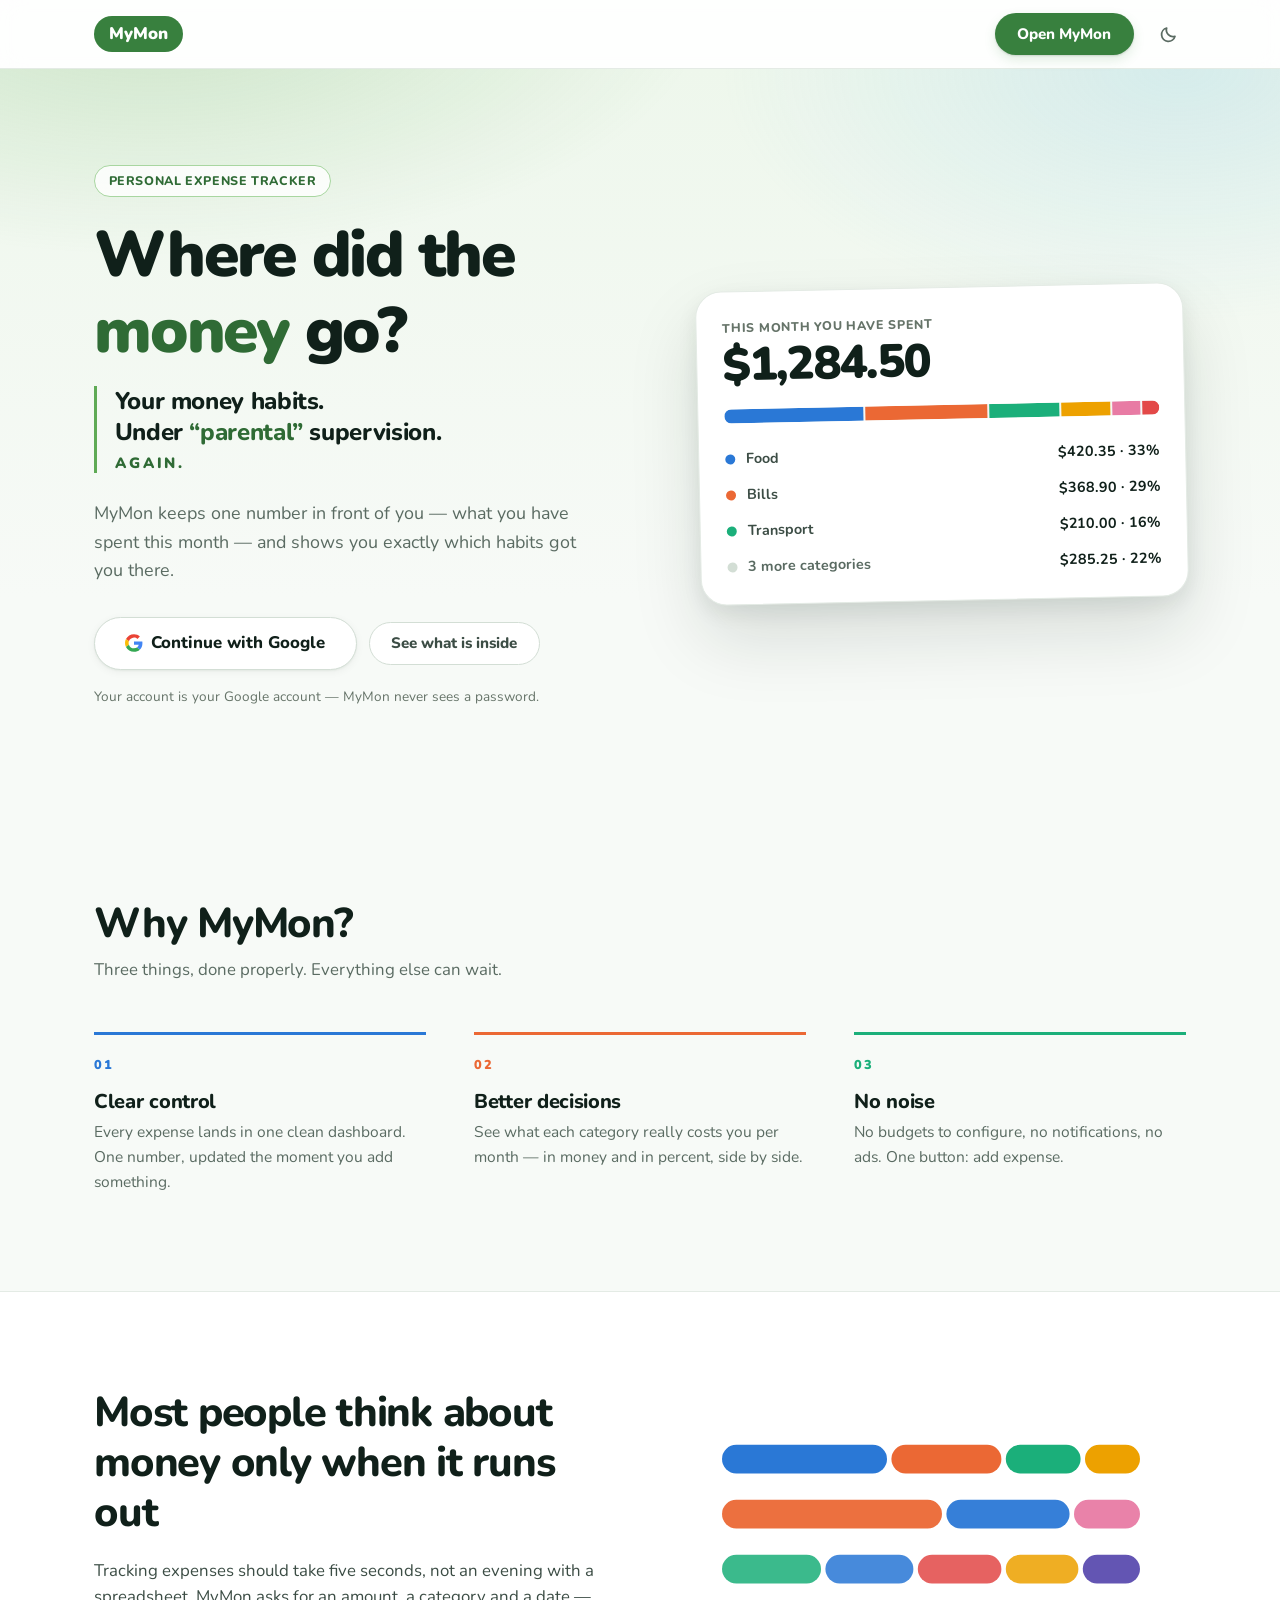
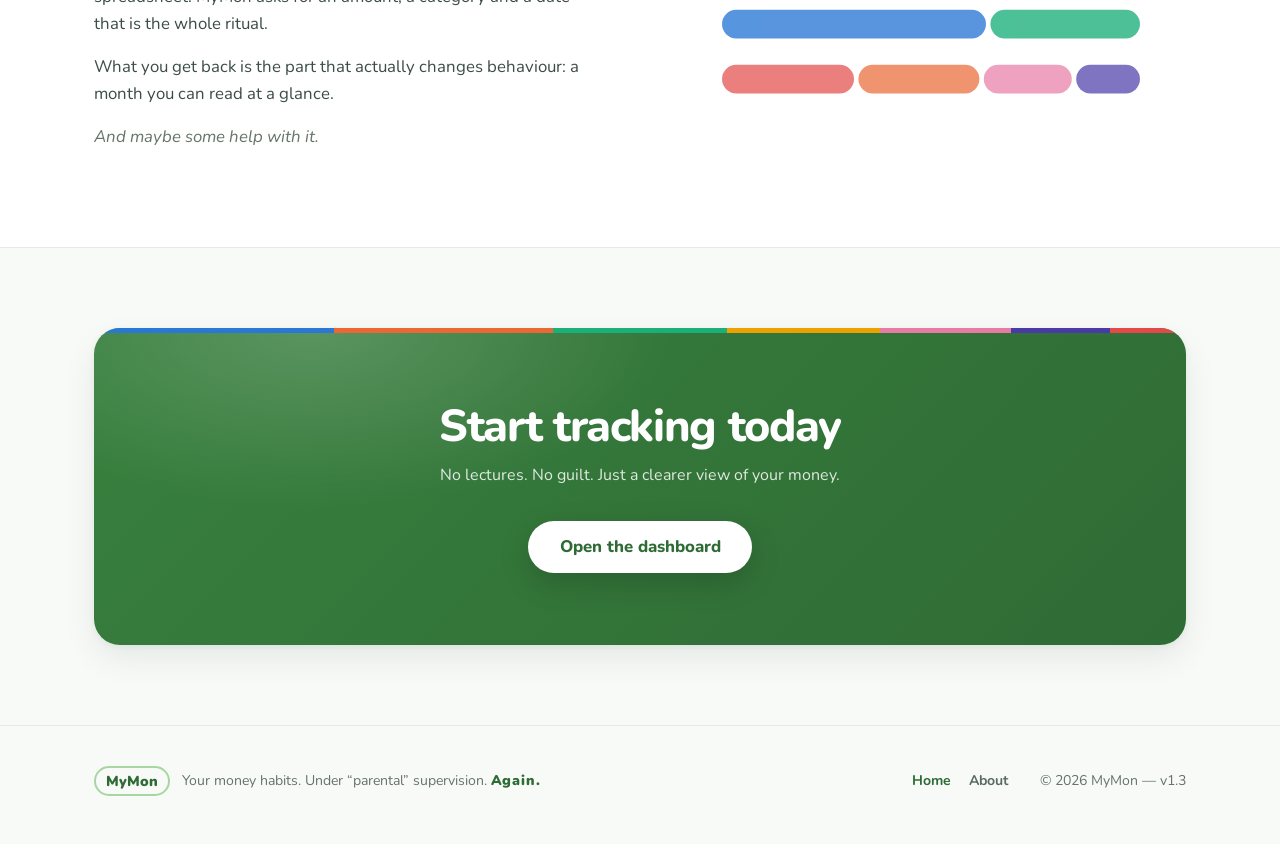
<file: welcome.html>
<!DOCTYPE html>
<html lang="en">
<head>
  <meta charset="UTF-8" />
  <meta name="viewport" content="width=device-width, initial-scale=1.0" />
  <title>Welcome — MyMon</title>
  <meta name="robots" content="noindex" />
  <link rel="icon" href="favicon.ico" />
  <link rel="manifest" href="manifest.webmanifest" />
  <meta name="theme-color" content="#3d8a45" />
  <link rel="apple-touch-icon" sizes="180x180" href="apple-touch-icon.png" />
  <meta name="apple-mobile-web-app-status-bar-style" content="default" />
  <meta name="apple-mobile-web-app-capable" content="yes" />
  <meta name="apple-mobile-web-app-title" content="MyMon" />
  <link rel="preconnect" href="https://fonts.googleapis.com" />
  <link rel="preconnect" href="https://fonts.gstatic.com" crossorigin />
  <link href="https://fonts.googleapis.com/css2?family=Nunito:wght@400;600;700;800;900&display=swap" rel="stylesheet" />
  <link rel="stylesheet" href="style.css" />

  <!-- Before a single pixel is painted. The stylesheet follows the system
       setting by itself; this is only for the case where the button has
       overruled it, because a page that reached the screen first would
       flash white on its way to dark. -->
  <script>
    (function () {
      try {
        var chosen = localStorage.getItem('mymon.theme');
        if (chosen === 'dark' || chosen === 'light') {
          document.documentElement.setAttribute('data-theme', chosen);
        }
      } catch (err) { /* private window, or site data blocked */ }
    })();
  </script>
</head>

<!-- Hidden until we know who this is, like the dashboard: the fields are
     filled in from the Google account, and showing them empty for an instant
     first would look like the page had lost them. -->
<body class="booting">
  <!-- No nav here on purpose. This page is one short job, and a link out of it
       would only land somewhere that sends you straight back. -->
  <header class="site-header">
    <div class="container">
      <a class="brand" href="index.html?stay=1" aria-label="MyMon home">
        <span class="logo">MyMon</span>
      </a>

      <button class="hdr-btn theme-btn" type="button" data-theme-toggle
              aria-label="Switch to the dark theme" title="Switch to the dark theme"
              style="margin-left: auto">
        <svg class="theme-btn__moon" viewBox="0 0 24 24" fill="none" stroke="currentColor"
             stroke-width="2.2" stroke-linecap="round" stroke-linejoin="round" aria-hidden="true">
          <path d="M20.2 14.3A8.4 8.4 0 0 1 9.7 3.8a8.6 8.6 0 1 0 10.5 10.5z" />
        </svg>
        <svg class="theme-btn__sun" viewBox="0 0 24 24" fill="none" stroke="currentColor"
             stroke-width="2.2" stroke-linecap="round" aria-hidden="true">
          <circle cx="12" cy="12" r="4.1" />
          <path d="M12 2.6v2.1M12 19.3v2.1M2.6 12h2.1M19.3 12h2.1M5.3 5.3l1.5 1.5M17.2 17.2l1.5 1.5M18.7 5.3l-1.5 1.5M6.8 17.2l-1.5 1.5" />
        </svg>
      </button>
    </div>
  </header>

  <main class="welcome">
    <div class="container">
      <section class="card welcome__card" aria-labelledby="welcome-title">
        <p class="eyebrow">Welcome</p>
        <h1 id="welcome-title" class="welcome__title">What should we call you?</h1>
        <p class="welcome__lead">
          Your name is what people in a shared group will see beside anything you
          put in it. Your username is how a friend finds you to invite you.
          Both are yours to change later, in Settings.
        </p>

        <form id="welcome-form" novalidate>
          <div class="welcome__names">
            <div class="field" data-field="first">
              <label for="field-first">First name</label>
              <input class="input" id="field-first" type="text" maxlength="40"
                     autocomplete="given-name" />
              <p class="field__error"></p>
            </div>

            <div class="field" data-field="last">
              <label for="field-last">Last name <span class="field__optional">&mdash; optional</span></label>
              <input class="input" id="field-last" type="text" maxlength="40"
                     autocomplete="family-name" />
              <p class="field__error"></p>
            </div>
          </div>

          <div class="field" data-field="username">
            <label for="field-username">Username</label>
            <div class="input-at">
              <span aria-hidden="true">@</span>
              <input id="field-username" type="text" maxlength="20" spellcheck="false"
                     autocapitalize="none" autocomplete="off" />
            </div>
            <p class="card__hint welcome__status" id="username-status" aria-live="polite"></p>
            <p class="field__error"></p>
          </div>

          <button class="btn btn--primary btn--lg btn--block" type="submit" id="welcome-submit">
            Start using MyMon
          </button>
        </form>

        <p class="welcome__foot">
          Nothing here is shared with anybody until you join a group and put
          something in it.
        </p>
      </section>
    </div>
  </main>

  <footer class="site-footer">
    <div class="container">
      <div class="site-footer__brand">
        <span class="logo logo--quiet" aria-hidden="true">MyMon</span>
        <p>Your money habits. Under &ldquo;parental&rdquo; supervision. <b>Again.</b></p>
      </div>
      <nav class="site-footer__links" aria-label="More">
        <a href="index.html?stay=1" data-page="home">Home</a>
        <a href="about.html" data-page="about">About</a>
      </nav>
      <p class="site-footer__meta">&copy; <span data-year>2026</span> MyMon &mdash; v1.3</p>
    </div>
  </footer>

  <div class="booting-veil" aria-hidden="true"><span class="spinner"></span></div>

  <script src="vendor/supabase.js"></script>
  <script src="js/config.js"></script>
  <script src="js/session.js"></script>
  <script src="js/profile.js"></script>
  <script src="js/ui.js"></script>
  <script src="js/welcome.js"></script>
</body>
</html>
</file>
<file: style.css>
/* =========================================================
   MyMon v1 — stylesheet
   1  Tokens
   2  Base & layout
   3  Header & footer
   4  Buttons, forms, chips
   5  Landing page
   6  Dashboard
   7  Charts
   8  Dialog, toast, empty states
   9  Responsive
   ========================================================= */

/* ---------- 1. Tokens ---------- */
:root {
  /* Tells the browser which way round the page is, so its own furniture —
     the date picker, the dropdowns, the scrollbars — comes out to match
     instead of staying stubbornly white in front of a dark page. */
  color-scheme: light;

  /* brand — taken from the MyMon logo.
     Two greens with two jobs, and the jobs are the point: --brand-700 is the
     one you read words in, --brand-600 is the one you put white words on.
     Mixing them up is how the footer line and the "spent less" figure ended
     up at 4.06:1, and how the dark theme put white on pale green.
     --brand-600 also moved seven steps darker (from #3d8a45) so white on it
     clears 4.5:1 — 4.86 now, against 4.27 before. */
  --brand-700: #2f6b35;
  --brand-600: #38803e;
  --brand-hover: #2d6833;   /* primary button, pressed or hovered */

  /* The band at the foot of the landing page is a deep green slab carrying
     white text, in both themes. It used to be mixed from --brand-600 and
     --brand-700, which works only while --brand-700 is the dark one — in the
     dark theme that token is pale, so the slab faded to pale green under its
     own white text, and the white button inside it was lettered in pale green
     on white. Its own tokens, so neither can happen again. */
  --band-from: #38803e;
  --band-to: #2f6b35;
  --band-ink: #2f6b35;   /* the lettering on the white button inside it */
  --brand-500: #5faa55;
  --brand-300: #a8d6a0;
  --brand-100: #e7f3e5;
  --brand-050: #f3f9f2;

  /* ink
     The three quiet steps were measured against the surfaces they actually
     sit on rather than chosen by eye. At their old values --ink-500 came to
     4.02:1 on the sunken surface and --ink-400 to 2.73:1, both below the
     floor for text somebody is meant to read, and --ink-300 was 1.94:1 while
     colouring a row's edit and delete icons. Secondary text that is too pale
     does not read as calm, it reads as unfinished. On white / page / sunken:
       --ink-700  8.98 / 8.54 / 8.32   headings and strong body
       --ink-500  5.65 / 5.38 / 5.24   secondary text
       --ink-400  4.92 / 4.68 / 4.56   the quietest text still meant to be read
       --ink-300  3.48 / 3.31 / 3.23   icons and separators, never prose */
  --ink-900: #10201a;
  --ink-700: #3c4d45;
  --ink-500: #5a6b62;
  --ink-400: #667469;
  --ink-300: #7e8d84;

  /* surfaces */
  --surface: #ffffff;
  --surface-sunken: #f4f7f4;
  --surface-page: #f7faf7;
  --line: #e4ebe5;
  --line-strong: #d3ded5;

  /* The landing page's first screen. Its own tokens, because the top of that
     gradient is not any surface the rest of the app uses, and each theme wants
     a different amount of light up there. A light value left to stand in the
     dark theme gave a bright band with a visible edge where it stopped; the
     cure is not to take the light away but to spread it. --hero-fade says how
     far down the gradient runs: short in the light theme, where the two ends
     are near neighbours, and all the way down in the dark one, where the eye
     would otherwise find the place it ends. */
  --hero-top: #eef7ec;
  --hero-fade: 72%;
  --hero-glow-warm: rgba(95, 170, 85, .24);
  --hero-glow-cool: rgba(126, 196, 232, .22);

  /* Text that sits on a filled --brand-700 shape. White on the light theme's
     deep green; nearly black on the dark theme's pale green, which white
     would be unreadable against. */
  --on-brand-700: #ffffff;

  /* The header sits over whatever is scrolling under it, so it is the page's
     own colour with some of that showing through. */
  --surface-glass: rgba(255, 255, 255, .82);

  /* Things that are meant to stand against the page rather than sit on it:
     the toast, the chart tooltip. They are dark on a light page and light on
     a dark one, which is why they cannot just borrow --ink-900. */
  --inverse: #10201a;
  --on-inverse: #ffffff;

  /* What dims the page behind a dialog. */
  --scrim: rgba(16, 32, 20, .42);

  /* "Who put in what": your own bar against everybody else's. These cannot be
     one pair of greens reused in both themes — on a white page the darker
     green is the one that stands out, and on a dark page it is the one that
     disappears. So the emphasis flips, and only the token knows that. */
  --bar-mine: var(--brand-600);
  --bar-other: var(--brand-300);

  /* category series — validated categorical palette, fixed order */
  --cat-food: #2a78d6;
  --cat-bills: #eb6834;
  --cat-transport: #1baf7a;
  --cat-entertainment: #eda100;
  --cat-hobby: #e87ba4;
  --cat-other: #4a3aa7;
  --cat-shopping: #e34948;

  --danger: #c23b3a;
  --danger-050: #fdecec;   /* the tint behind a delete button being hovered */
  --danger-200: #f3cfcf;

  /* shape */
  --r-xs: 8px;
  --r-sm: 12px;
  --r-md: 18px;
  --r-lg: 26px;
  --r-pill: 999px;

  /* elevation */
  --shadow-xs: 0 1px 2px rgba(16, 32, 20, .06);
  --shadow-sm: 0 1px 2px rgba(16, 32, 20, .05), 0 2px 8px rgba(16, 32, 20, .05);
  --shadow-md: 0 2px 6px rgba(16, 32, 20, .05), 0 14px 34px rgba(16, 32, 20, .07);
  --shadow-lg: 0 8px 20px rgba(16, 32, 20, .08), 0 34px 70px rgba(16, 32, 20, .13);

  --ring: 0 0 0 3px rgba(95, 170, 85, .32);

  /* rhythm */
  --gutter: 24px;
  --page: 1140px;
}

/* ---------- 1b. The dark theme ----------

   Not an inversion of the block above. A dark page needs its own greens (the
   one you read text in has to be light, the one you put white text on has to
   stay dark), its own shadows, and — the part that is easy to get wrong — its
   own category colours.

   Those seven were picked for a white page and checked there. Against #161d19
   four of them fall outside the lightness band a dark surface needs, and the
   indigo lands at 2:1 against the background, which is barely a mark at all.
   So a second set was chosen and run through the same validator with the dark
   surface. It comes out at: lightness band pass, chroma pass, colour-blind
   separation 10.7 on the worst adjacent pair (the target is 8), normal-vision
   separation 18.7 (the floor is 15), and every colour over 3:1 against the
   background. That last one the light set cannot manage — it leans on the
   written labels beside each mark instead.

   The rules are written out twice on purpose. The first follows the system
   setting; the second is the button in the header overruling it. Neither can
   be expressed in terms of the other in plain CSS, so they are kept next to
   each other where a change to one is obvious if it misses the other. */

@media (prefers-color-scheme: dark) {
  :root:not([data-theme="light"]) {
    color-scheme: dark;

    --brand-700: #9ad98f;   /* green you read words in */
    --brand-600: #38803e;   /* green you put white words on — white is 4.86:1 */
    /* Hover darkens here too. Going lighter is the usual move on a dark page,
       but every green pale enough to look lifted drops white under 4:1 — the
       old hover handed the button --brand-700 and produced white on pale
       green at 1.65:1, which is not a hover state, it is a disappearance. */
    --brand-hover: #2f6b35;

    /* Deeper than the light theme's, so a slab of it does not glare on a
       dark page. Still deep enough to carry white. */
    --band-from: #2f6b35;
    --band-to: #1f4a26;
    --band-ink: #2f6b35;
    --brand-500: #6fbb64;
    --brand-300: #7fc077;
    --brand-100: #1f2c23;   /* a tint, so it goes dark rather than pale */
    --brand-050: #18211b;

    --ink-900: #e9efea;
    --ink-700: #bdc9c2;
    --ink-500: #90a097;
    --ink-400: #7a8a81;
    --ink-300: #5f6e66;

    --surface: #161d19;
    --surface-sunken: #1b2420;
    --surface-page: #101613;
    --line: #273029;
    --line-strong: #35413a;
    --surface-glass: rgba(16, 22, 19, .82);

    /* Light at the top here too — it is the first thing anybody sees and it
       is worth having. It was the *edge* that was wrong, not the glow, so
       the ramp now runs the full height instead of stopping two thirds
       down, and the glows stay soft enough not to grey the page out. */
    --hero-top: #22302a;
    --hero-fade: 100%;
    --hero-glow-warm: rgba(120, 200, 110, .20);
    --hero-glow-cool: rgba(110, 170, 215, .15);

    --on-brand-700: #0e1611;

    --inverse: #28322c;
    --on-inverse: #e9efea;
    --scrim: rgba(0, 0, 0, .62);

    --cat-food: #4f93e0;
    --cat-bills: #df6634;
    --cat-transport: #11ac88;
    --cat-entertainment: #c08a12;
    --cat-hobby: #d4648f;
    --cat-other: #7a68d8;
    --cat-shopping: #e34948;

    --danger: #f08b87;
    --danger-050: #2b1c1c;
    --danger-200: #4a2d2d;

    /* A shadow on a dark page is not a paler grey, it is more black. */
    --shadow-xs: 0 1px 2px rgba(0, 0, 0, .40);
    --shadow-sm: 0 1px 2px rgba(0, 0, 0, .36), 0 2px 8px rgba(0, 0, 0, .30);
    --shadow-md: 0 2px 6px rgba(0, 0, 0, .36), 0 14px 34px rgba(0, 0, 0, .42);
    --shadow-lg: 0 8px 20px rgba(0, 0, 0, .46), 0 34px 70px rgba(0, 0, 0, .50);

    --bar-mine: #9ad98f;
    --bar-other: #4f7a58;

    --ring: 0 0 0 3px rgba(143, 208, 134, .30);
  }
}

:root[data-theme="dark"] {
  color-scheme: dark;

  --brand-700: #9ad98f;
  --brand-600: #38803e;
  --brand-hover: #2f6b35;
  --band-from: #2f6b35;
  --band-to: #1f4a26;
  --band-ink: #2f6b35;
  --brand-500: #6fbb64;
  --brand-300: #7fc077;
  --brand-100: #1f2c23;
  --brand-050: #18211b;

  --ink-900: #e9efea;
  --ink-700: #bdc9c2;
  --ink-500: #90a097;
  --ink-400: #7a8a81;
  --ink-300: #5f6e66;

  --surface: #161d19;
  --surface-sunken: #1b2420;
  --surface-page: #101613;
  --line: #273029;
  --line-strong: #35413a;
  --surface-glass: rgba(16, 22, 19, .82);

  /* Light at the top here too — it is the first thing anybody sees and it
     is worth having. It was the *edge* that was wrong, not the glow, so
     the ramp now runs the full height instead of stopping two thirds
     down, and the glows stay soft enough not to grey the page out. */
  --hero-top: #22302a;
  --hero-fade: 100%;
  --hero-glow-warm: rgba(120, 200, 110, .20);
  --hero-glow-cool: rgba(110, 170, 215, .15);

  --on-brand-700: #0e1611;

  --inverse: #28322c;
  --on-inverse: #e9efea;
  --scrim: rgba(0, 0, 0, .62);

  --cat-food: #4f93e0;
  --cat-bills: #df6634;
  --cat-transport: #11ac88;
  --cat-entertainment: #c08a12;
  --cat-hobby: #d4648f;
  --cat-other: #7a68d8;
  --cat-shopping: #e34948;

  --danger: #f08b87;
  --danger-050: #2b1c1c;
  --danger-200: #4a2d2d;

  --shadow-xs: 0 1px 2px rgba(0, 0, 0, .40);
  --shadow-sm: 0 1px 2px rgba(0, 0, 0, .36), 0 2px 8px rgba(0, 0, 0, .30);
  --shadow-md: 0 2px 6px rgba(0, 0, 0, .36), 0 14px 34px rgba(0, 0, 0, .42);
  --shadow-lg: 0 8px 20px rgba(0, 0, 0, .46), 0 34px 70px rgba(0, 0, 0, .50);

  --bar-mine: #9ad98f;
  --bar-other: #4f7a58;

  --ring: 0 0 0 3px rgba(143, 208, 134, .30);
}

/* ---------- 2. Base & layout ---------- */
*, *::before, *::after { box-sizing: border-box; }

html {
  font-size: 16px;
  -webkit-text-size-adjust: 100%;
  scroll-behavior: smooth;
}

body {
  margin: 0;
  font-family: Nunito, "Segoe UI Variable Text", "Segoe UI", system-ui, -apple-system, sans-serif;
  font-size: 1rem;
  line-height: 1.6;
  color: var(--ink-700);
  background-color: var(--surface-page);
  -webkit-font-smoothing: antialiased;
}

h1, h2, h3, h4 {
  color: var(--ink-900);
  line-height: 1.2;
  letter-spacing: -0.015em;
  margin: 0 0 .5rem;
  font-weight: 800;
}

p { margin: 0 0 1rem; }
p:last-child { margin-bottom: 0; }

/* Every page's own title, set at the same weight as the landing page's — the
   inner pages were wearing the browser's default heading size next to a hero
   built at four rem, and looked like a different site. */
main h1 {
  font-size: clamp(2.1rem, 4.5vw, 2.9rem);
  font-weight: 900;
  letter-spacing: -0.035em;
  margin-bottom: .75rem;
}

main h1 + .hero__lede,
main h1 + p { color: var(--ink-500); max-width: 56ch; }

a { color: var(--brand-700); }

img { max-width: 100%; height: auto; }

:focus-visible {
  outline: none;
  box-shadow: var(--ring);
  border-radius: var(--r-xs);
}

.container {
  width: 100%;
  max-width: var(--page);
  margin: 0 auto;
  padding: 0 var(--gutter);
}

.container--narrow { max-width: 760px; }

.center { text-align: center; }

.muted { color: var(--ink-500); }

.sr-only {
  position: absolute;
  width: 1px; height: 1px;
  padding: 0; margin: -1px;
  overflow: hidden;
  clip: rect(0 0 0 0);
  white-space: nowrap;
  border: 0;
}

.hidden { display: none !important; }

/* The landing page has a signed-in face and a signed-out one. Knowing which to
   show needs a round trip, so the page guesses first (see the script in
   index.html's head) and this rule paints that guess. It outranks .hidden on
   purpose, and lives only for the instant before landing.js removes the
   attribute and hands the decision back to .hidden. */
html[data-session="in"] [data-when="signed-out"],
html[data-session="out"] [data-when="signed-in"] { display: none !important; }

.card {
  background: var(--surface);
  border: 1px solid var(--line);
  border-radius: var(--r-lg);
  box-shadow: var(--shadow-sm);
  padding: 1.75rem;
}

.card__head {
  display: flex;
  align-items: baseline;
  justify-content: space-between;
  gap: 1rem;
  margin-bottom: 1.25rem;
}

.card__title {
  font-size: 1.15rem;
  font-weight: 800;
  letter-spacing: -0.015em;
  margin: 0;
}

.card__hint {
  font-size: .85rem;
  color: var(--ink-400);
  white-space: nowrap;
}

/* An "i" that holds the sentence somebody needs once and never again.
   Settings used to explain every switch in three lines. All of it was true and
   worth saying — but a page of nine choices then read like a manual, and the
   explanation is wanted on the first visit, not the fiftieth. So each one keeps
   a short line that says what the switch is, and the reasoning moves in here.

   A press, not a hover: a hover tooltip does not exist on a phone, and a phone
   is where this page is mostly read. The words stay in the document either way
   — findable, translatable, there for a screen reader — and `hidden` is the
   only thing that comes off. */
.info {
  flex: none;
  margin-right: auto;            /* beside its title, not out at the card's edge */
  width: 1.5rem; height: 1.5rem; /* a 24px target drawn as an 18px circle */
  padding: 0;
  border: 0;
  background: none;
  display: inline-grid;
  place-items: center;
  vertical-align: -.25em;        /* when it follows a name inside a paragraph */
  font: inherit;
  color: var(--ink-500);
  cursor: pointer;
}

.info::before {
  content: 'i';
  width: 1.15rem; height: 1.15rem;
  display: grid;
  place-items: center;
  /* The ring takes the letter's colour rather than a line token: at
     --line-strong it measured 1.38:1 against the card, which is a boundary
     nobody can see, and the hover and open states then came for free. */
  border: 1px solid currentColor;
  border-radius: 50%;
  font-size: .72rem;
  font-weight: 800;
  line-height: 1;
}

.info:hover { color: var(--ink-900); }

/* Open is a filled dot rather than a green letter. The green is a colour you
   put white words on — as a letter on the dark theme's card it measured
   3.53:1, which is worse than the plain grey it replaces, so the open state
   was harder to read than the shut one. Filled, the white letter sits at
   4.86:1 on both themes, and it matches how a chosen chip is drawn. */
.info[aria-expanded="true"]::before {
  background: var(--brand-600);
  border-color: var(--brand-600);
  color: #fff;
}
.info:focus-visible { outline: none; border-radius: 50%; box-shadow: var(--ring); }

.info-note {
  margin: .55rem 0 0;
  padding: .6rem .75rem;
  background: var(--surface-sunken);
  border-radius: var(--r-sm);
  font-size: .88rem;
  line-height: 1.55;
  color: var(--ink-500);
}
.info-note[hidden] { display: none; }

/* A small row of mutually exclusive buttons — used above the chart to say
   which currency it is about, in a month that holds several. */
.seg-row {
  display: flex;
  flex-wrap: wrap;
  gap: .3rem;
  margin: 0 0 1.25rem;
}

.seg {
  border: 1px solid var(--line);
  background: var(--surface);
  color: var(--ink-500);
  font: inherit;
  font-size: .8rem;
  font-weight: 800;
  letter-spacing: .02em;
  padding: .3rem .7rem;
  border-radius: var(--r-pill);
  cursor: pointer;
  transition: background-color .15s ease, color .15s ease, border-color .15s ease;
}
.seg:hover { background: var(--surface-sunken); color: var(--ink-700); }

/* aria-pressed is what a screen reader reads, so the styling hangs off the
   same attribute rather than a class that could drift away from it. */
.seg[aria-pressed="true"] {
  background: var(--brand-600);
  border-color: var(--brand-600);
  color: #fff;
}

/* ---------- 3. Header & footer ---------- */
.site-header {
  position: sticky;
  top: 0;
  z-index: 40;
  background: var(--surface-glass);
  backdrop-filter: saturate(160%) blur(12px);
  -webkit-backdrop-filter: saturate(160%) blur(12px);
  border-bottom: 1px solid var(--line);
}

/* There are three things in the header now, and "space-between" would have
   stranded the nav in the middle of the bar on its own. The brand holds the
   left; everything else is pushed right as one group (see .site-nav). */
.site-header .container {
  display: flex;
  align-items: center;
  gap: 1rem;
  min-height: 68px;
}

/* The three round buttons at the end of the header: the bell, settings and
   the theme. Grouped, and set apart from the nav, so the bar reads as "where
   you can go" and then "things you can do" rather than as four equal items. */
.header-tools {
  position: relative;      /* the notification panel hangs off this, not off the bell */
  display: flex;
  align-items: center;
  gap: .1rem;
  flex: none;
}

/* Settings lost its word and became a cog. The word plus a bell did not fit
   the header on a 375px phone, and between the two the cog is the one that
   says the same thing without being read. Both the <a> and the <button> wear
   this, so they have to be told not to look like a link. */
.hdr-btn {
  width: 36px; height: 36px;
  flex: none;
  display: grid;
  place-items: center;
  border: 0;
  background: none;
  border-radius: 50%;
  color: var(--ink-500);
  text-decoration: none;
  cursor: pointer;
  transition: background-color .15s ease, color .15s ease;
}
.hdr-btn:hover { background: var(--surface-sunken); color: var(--ink-900); }
.hdr-btn:focus-visible { outline: none; box-shadow: var(--ring); }
.hdr-btn svg { width: 19px; height: 19px; }

/* The cog marks the page you are on the same way the words beside it do. */
.hdr-btn[aria-current="page"] { background: var(--brand-100); color: var(--brand-700); }

.theme-btn { position: relative; }

/* It shows where it takes you: a moon while the page is light, a sun while it
   is dark. The moon is the default, so the button is never an empty circle in
   the instant before the script has read which way round things are. */
.theme-btn__sun { display: none; }
.theme-btn[data-theme-state="dark"] .theme-btn__moon { display: none; }
.theme-btn[data-theme-state="dark"] .theme-btn__sun { display: block; }

/* ---------- 5c. The bell ----------
   The panel hangs off the button, not off the page. On a phone it still drops
   from the corner you pressed — it only grows to the width of the screen —
   because a sheet rising from the bottom would have no visible relationship to
   the thing that opened it. */
.bell { position: relative; display: flex; }

/* The same shape the Groups tab already uses for its count, on purpose: one
   language for "there are this many waiting for you". */
.bell__count {
  position: absolute;
  top: 1px;
  right: 0;
  min-width: 17px;
  height: 17px;
  padding: 0 4px;
  display: grid;
  place-items: center;
  border-radius: var(--r-pill);
  background: var(--brand-600);
  color: #fff;
  font-size: .68rem;
  font-weight: 800;
  font-variant-numeric: tabular-nums;
  /* A ring in the header's own colour, so the badge reads as sitting on top
     of the bell rather than welded to it. */
  box-shadow: 0 0 0 2px var(--surface-glass);
}

.bell__panel {
  position: absolute;
  top: calc(100% + .55rem);
  right: 0;
  z-index: 60;
  width: min(23rem, calc(100vw - 2 * var(--gutter)));
  max-height: min(26rem, 70vh);
  overflow-y: auto;
  overscroll-behavior: contain;
  background: var(--surface);
  border: 1px solid var(--line);
  border-radius: var(--r-md);
  box-shadow: var(--shadow-lg);
}

.bell__head {
  position: sticky;
  top: 0;
  z-index: 1;
  display: flex;
  align-items: center;
  justify-content: space-between;
  gap: 1rem;
  padding: .8rem 1rem .7rem;
  background: var(--surface);
  border-bottom: 1px solid var(--line);
}
.bell__title { margin: 0; font-size: .95rem; font-weight: 800; color: var(--ink-900); }

.bell__list { list-style: none; margin: 0; padding: .35rem; display: grid; gap: .1rem; }

/* One row is one button: the whole thing is the target, because a notification
   has exactly one thing it wants you to do — go and look at it. */
.note-row {
  width: 100%;
  display: grid;
  grid-template-columns: auto minmax(0, 1fr) auto;
  align-items: start;
  gap: .7rem;
  padding: .7rem .75rem;
  border: 0;
  background: none;
  border-radius: var(--r-sm);
  text-align: left;
  font: inherit;
  cursor: pointer;
  transition: background-color .15s ease;
}
.note-row:hover { background: var(--surface-sunken); }
.note-row:focus-visible { outline: none; box-shadow: var(--ring); }

.note-row__text { min-width: 0; font-size: .9rem; line-height: 1.45; color: var(--ink-700); }
.note-row__text b { color: var(--ink-900); font-weight: 800; }
.note-row__when { display: block; margin-top: .15rem; font-size: .78rem; color: var(--ink-400); }

/* Unread is a dot rather than a background wash: the row is already a hover
   target, and two kinds of highlight on one row fight each other.
   It lives in a column of its own. Hung off the bold words instead, it
   appeared once per bold word — and a sentence has two, the person and the
   group, so every unread row grew two dots. */
.note-row__dot {
  width: 7px; height: 7px;
  margin-top: .42rem;
  border-radius: 50%;
  background: var(--brand-600);
}

.bell__empty { padding: 2rem 1rem; text-align: center; color: var(--ink-500); font-size: .9rem; }

.brand { display: inline-flex; align-items: center; }
/* The wordmark is type, not a picture. It is set in the same Nunito as the
   rest of the site, so it is sharp at any size and on any screen, it costs no
   bytes, and it cannot be squeezed out of shape — the PNG it replaces was
   200KB to be shown at 38px, and on a crowded phone header the flex row
   squashed it to nothing. flex: none is what keeps that from happening. */
.logo {
  display: inline-flex;
  align-items: center;
  flex: none;
  height: 36px;
  padding: 0 .95rem;
  border-radius: var(--r-pill);
  background: var(--brand-600);
  color: #fff;
  font-weight: 900;
  font-size: 1.05rem;
  letter-spacing: -.005em;
  white-space: nowrap;
  transition: background-color .15s ease;
}

.brand { text-decoration: none; }
.brand:hover .logo { background: var(--brand-700); }

/* The footer says the name once more without competing with it. */
.logo--quiet {
  height: 30px;
  padding: 0 .75rem;
  font-size: .9rem;
  background: none;
  color: var(--brand-700);
  box-shadow: inset 0 0 0 2px var(--brand-300);
}

.site-nav { display: flex; align-items: center; gap: .35rem; margin-left: auto; }

.site-nav a {
  display: inline-block;
  padding: .45rem .8rem;
  border-radius: var(--r-pill);
  color: var(--ink-700);
  font-weight: 700;
  font-size: .95rem;
  text-decoration: none;
  transition: background-color .15s ease, color .15s ease;
}

.site-nav a:hover { background: var(--brand-100); color: var(--brand-700); }
.site-nav a[aria-current="page"] { background: var(--brand-100); color: var(--brand-700); }

.site-footer {
  margin-top: 4rem;
  padding: 2.5rem 0 3rem;
  border-top: 1px solid var(--line);
  font-size: .88rem;
  color: var(--ink-400);
}

.site-footer .container {
  display: flex;
  flex-wrap: wrap;
  align-items: center;
  justify-content: space-between;
  gap: .75rem 2rem;
}

.site-footer a { color: var(--ink-500); text-decoration: none; }
.site-footer a:hover { color: var(--brand-700); }

/* The line the hero opens with, said once more on the way out — quietly. */
.site-footer__brand {
  display: flex;
  align-items: center;
  gap: .75rem;
  margin-right: auto;
}


.site-footer__brand p { margin: 0; color: var(--ink-400); }
.site-footer__brand b { color: var(--brand-700); font-weight: 900; letter-spacing: .06em; }

.site-footer__meta { margin: 0; font-variant-numeric: tabular-nums; }

/* Home and About live here now rather than in the header. */
.site-footer__links { display: flex; align-items: center; gap: 1.1rem; }
.site-footer__links a { font-weight: 700; }
.site-footer__links a[aria-current="page"] { color: var(--brand-700); }

/* ---------- 4. Buttons, forms, chips ---------- */
.btn {
  display: inline-flex;
  align-items: center;
  justify-content: center;
  gap: .5rem;
  padding: .7rem 1.35rem;
  border: 1px solid transparent;
  border-radius: var(--r-pill);
  font: inherit;
  font-weight: 800;
  font-size: .95rem;
  line-height: 1.2;
  text-decoration: none;
  white-space: nowrap;
  cursor: pointer;
  transition: transform .12s ease, box-shadow .15s ease, background-color .15s ease, border-color .15s ease;
}

.btn:active { transform: translateY(1px); }
.btn svg { width: 17px; height: 17px; }

.btn--primary {
  background: var(--brand-600);
  color: #fff;
  /* A hint of lift, not a glow. The wide green halo was fine on a page with
     one button on it and heavy on Settings, which stacks three. */
  box-shadow: 0 1px 2px rgba(16, 32, 20, .14), 0 5px 12px rgba(61, 138, 69, .15);
}
.btn--primary:hover { background: var(--brand-hover); }

.btn--ghost {
  background: var(--surface);
  color: var(--ink-700);
  border-color: var(--line-strong);
}
.btn--ghost:hover { background: var(--surface-sunken); color: var(--ink-900); }

.btn--quiet {
  background: transparent;
  color: var(--ink-500);
  padding: .45rem .8rem;
  font-weight: 700;
  font-size: .9rem;
}
.btn--quiet:hover { background: var(--surface-sunken); color: var(--ink-900); }

.btn--lg { padding: .95rem 1.9rem; font-size: 1.05rem; }
.btn--block { width: 100%; }

/* Buttons carry their own shadow, which would otherwise win over the global
   focus ring and leave keyboard users with nothing to see. */
.btn:focus-visible,
.icon-btn:focus-visible { box-shadow: var(--ring); }

.icon-btn {
  width: 38px; height: 38px;
  display: grid;
  place-items: center;
  border-radius: 50%;
  border: 1px solid var(--line-strong);
  background: var(--surface);
  color: var(--ink-700);
  cursor: pointer;
  font: inherit;
  transition: background-color .15s ease, color .15s ease, opacity .15s ease;
}
.icon-btn:hover:not(:disabled) { background: var(--surface-sunken); color: var(--ink-900); }
.icon-btn:disabled { opacity: .35; cursor: not-allowed; }
.icon-btn svg { width: 18px; height: 18px; }

.field { margin-bottom: 1.15rem; }

.field > label,
.field > .field__label {
  display: block;
  font-weight: 800;
  font-size: .85rem;
  color: var(--ink-700);
  margin-bottom: .45rem;
}

.field__optional { font-weight: 600; color: var(--ink-400); }

.field__row {
  display: flex;
  align-items: baseline;
  justify-content: space-between;
  gap: .75rem;
}

.field__count {
  font-size: .8rem;
  font-weight: 700;
  color: var(--ink-400);
  font-variant-numeric: tabular-nums;
  white-space: nowrap;
}

/* Turns red on the last stretch, so the cap is not a surprise. */
.field__count[data-state="full"] { color: var(--danger); }
.field__count[data-state="near"] { color: var(--ink-700); }

.input,
.textarea {
  width: 100%;
  padding: .7rem .9rem;
  font: inherit;
  color: var(--ink-900);
  background: var(--surface);
  border: 1px solid var(--line-strong);
  border-radius: var(--r-sm);
  transition: border-color .15s ease, box-shadow .15s ease;
}

.input:focus,
.textarea:focus {
  outline: none;
  border-color: var(--brand-500);
  box-shadow: var(--ring);
}

.textarea { resize: vertical; min-height: 64px; }

.input-money {
  display: flex;
  align-items: center;
  background: var(--surface);
  border: 1px solid var(--line-strong);
  border-radius: var(--r-sm);
  padding-left: .9rem;
  transition: border-color .15s ease, box-shadow .15s ease;
}
.input-money:focus-within {
  border-color: var(--brand-500);
  box-shadow: var(--ring);
}
.input-money > span {
  font-size: 1.3rem;
  font-weight: 800;
  color: var(--ink-400);
  line-height: 1;
}
.input-money input {
  flex: 1;
  min-width: 0;
  border: 0;
  background: none;
  padding: .55rem .9rem;
  font: inherit;
  font-size: 1.5rem;
  font-weight: 800;
  color: var(--ink-900);
  font-variant-numeric: tabular-nums;
}
/* The green ring belongs to the whole box, not to the field inside it —
   without this the global focus ring draws a second line next to the $. */
.input-money input:focus,
.input-money input:focus-visible { outline: none; box-shadow: none; }
.input-money input::-webkit-outer-spin-button,
.input-money input::-webkit-inner-spin-button { -webkit-appearance: none; margin: 0; }
.input-money input[type=number] { -moz-appearance: textfield; }

.field--invalid .input,
.field--invalid .textarea,
.field--invalid .input-money { border-color: var(--danger); }

.field__error {
  display: none;
  margin-top: .4rem;
  font-size: .85rem;
  font-weight: 700;
  color: var(--danger);
}
.field--invalid .field__error { display: block; }

/* category picker */
.cat-grid {
  display: grid;
  grid-template-columns: repeat(auto-fill, minmax(118px, 1fr));
  gap: .5rem;
  border: 0;
  padding: 0;
  margin: 0;
}

/* Seven into three columns leaves one on its own looking like a mistake.
   The last option is "Other", so giving it the full row is not a patch over
   the arithmetic — it is the catch-all, drawn as the catch-all. */
.cat-grid > *:last-child { grid-column: 1 / -1; }

.cat-option { position: relative; display: block; }
.cat-option input {
  position: absolute;
  inset: 0;
  opacity: 0;
  width: 100%; height: 100%;
  margin: 0;
  cursor: pointer;
}
.cat-option > span {
  display: flex;
  align-items: center;
  gap: .45rem;
  padding: .55rem .7rem;
  border: 1px solid var(--line-strong);
  border-radius: var(--r-sm);
  background: var(--surface);
  font-size: .88rem;
  font-weight: 700;
  color: var(--ink-700);
  transition: border-color .15s ease, background-color .15s ease, color .15s ease;
}
.cat-option > span::before {
  content: "";
  width: 10px; height: 10px;
  flex: none;
  border-radius: 50%;
  background: var(--dot, var(--ink-300));
}
.cat-option input:hover + span { background: var(--surface-sunken); }
.cat-option input:focus-visible + span { box-shadow: var(--ring); border-color: var(--brand-500); }
.cat-option input:checked + span {
  border-color: var(--dot, var(--brand-500));
  background: color-mix(in srgb, var(--dot, var(--brand-500)) 10%, var(--surface));
  color: var(--ink-900);
  box-shadow: inset 0 0 0 1px var(--dot, var(--brand-500));
}

/* ---------- 5. Landing page ---------- */
.hero {
  position: relative;
  overflow: hidden;
  padding: clamp(3.5rem, 9vw, 6rem) 0 clamp(3rem, 7vw, 5rem);
  background:
    radial-gradient(900px 420px at 12% -10%, var(--hero-glow-warm), transparent 62%),
    radial-gradient(760px 420px at 92% 0%, var(--hero-glow-cool), transparent 60%),
    linear-gradient(180deg, var(--hero-top) 0%, var(--surface-page) var(--hero-fade));
}

.hero__grid {
  display: grid;
  grid-template-columns: 1.05fr .95fr;
  gap: clamp(2rem, 5vw, 4rem);
  align-items: center;
}

.eyebrow {
  display: inline-flex;
  align-items: center;
  gap: .5rem;
  padding: .3rem .85rem;
  margin-bottom: 1.25rem;
  border-radius: var(--r-pill);
  background: var(--surface-glass);
  border: 1px solid var(--brand-300);
  color: var(--brand-700);
  font-size: .78rem;
  font-weight: 800;
  letter-spacing: .05em;
  text-transform: uppercase;
}

.hero h1 {
  font-size: clamp(2.5rem, 6vw, 4rem);
  font-weight: 900;
  letter-spacing: -0.035em;
  margin: 0 0 1rem;
}

.hero h1 em { font-style: normal; color: var(--brand-700); }

/* The project's own line. It is a joke, and a joke delivered in 16px grey is
   not a joke — so it gets the size, the weight and the rule down its side that
   say "this was written on purpose". */
.signature {
  margin: 0 0 1.6rem;
  padding-left: 1.1rem;
  border-left: 3px solid var(--brand-500);
  font-size: clamp(1.15rem, 2.3vw, 1.5rem);
  font-weight: 800;
  line-height: 1.3;
  letter-spacing: -0.015em;
  color: var(--ink-900);
}

.signature em { font-style: normal; color: var(--brand-700); }

/* "AGAIN." lands on its own line, like a stamp. */
.signature b {
  display: block;
  margin-top: .35rem;
  font-size: .62em;
  font-weight: 900;
  letter-spacing: .2em;
  text-transform: uppercase;
  color: var(--brand-700);
}

.hero__lede {
  font-size: clamp(1.02rem, 1.8vw, 1.12rem);
  color: var(--ink-500);
  max-width: 46ch;
  margin-bottom: 2rem;
}

.hero__actions {
  display: flex;
  flex-wrap: wrap;
  align-items: center;
  gap: .75rem;
  margin-bottom: 1rem;
}

.hero__note { font-size: .85rem; color: var(--ink-400); }

/* preview card inside the hero */
.preview {
  background: var(--surface);
  border: 1px solid var(--line);
  border-radius: var(--r-lg);
  box-shadow: var(--shadow-lg);
  padding: 1.6rem;
  transform: rotate(-1.2deg);
}

.preview__label {
  font-size: .78rem;
  font-weight: 800;
  letter-spacing: .06em;
  text-transform: uppercase;
  color: var(--ink-400);
  margin: 0;
}

.preview__value {
  font-size: clamp(2.2rem, 5vw, 2.9rem);
  font-weight: 900;
  letter-spacing: -0.035em;
  color: var(--ink-900);
  line-height: 1.05;
  margin: .2rem 0 1.25rem;
  font-variant-numeric: tabular-nums;
}

.preview__rows { display: grid; gap: .8rem; margin-top: 1.25rem; }

.preview__row {
  display: grid;
  grid-template-columns: auto 1fr auto;
  align-items: center;
  gap: .7rem;
  font-size: .9rem;
  font-weight: 700;
  color: var(--ink-700);
}

.preview__row i {
  width: 10px; height: 10px;
  border-radius: 50%;
  background: var(--dot);
}

.preview__row b { font-variant-numeric: tabular-nums; color: var(--ink-900); }

.section { padding: clamp(3.5rem, 8vw, 6rem) 0; }

/* Left, not centred. A centred heading over left-aligned columns was the one
   thing making this page look like it came out of a template. */
.section__head { max-width: 46ch; margin: 0 0 3rem; }
.section__head h2 {
  font-size: clamp(1.9rem, 4vw, 2.6rem);
  letter-spacing: -0.03em;
}
.section__head p { color: var(--ink-500); font-size: 1.05rem; margin-top: .5rem; }

/* Three across, or one under the other — never two and a widow. auto-fit was
   picking two columns across a wide middle band and leaving the third reason
   alone on the second row. */
.reasons {
  display: grid;
  grid-template-columns: repeat(3, minmax(0, 1fr));
  gap: clamp(1.5rem, 4vw, 3rem);
}
@media (max-width: 860px) {
  .reasons { grid-template-columns: 1fr; gap: 1.75rem; }
}

/* No box. A coloured rule and a numeral carry it, which reads as deliberate
   where three identical white cards read as filler. */
.reason { padding-top: 1.25rem; border-top: 3px solid var(--rule, var(--brand-500)); }

.reason__num {
  display: block;
  font-size: .8rem;
  font-weight: 900;
  letter-spacing: .18em;
  color: var(--rule, var(--brand-600));
  margin-bottom: .9rem;
}

.reason h3 { font-size: 1.25rem; margin-bottom: .4rem; letter-spacing: -0.015em; }
.reason p { color: var(--ink-500); font-size: .97rem; }

.problem {
  background: var(--surface);
  border-top: 1px solid var(--line);
  border-bottom: 1px solid var(--line);
}

.problem__layout {
  display: grid;
  grid-template-columns: 1fr 1fr;
  align-items: center;
  gap: clamp(2rem, 6vw, 4.5rem);
}

.problem__text h2 {
  font-size: clamp(1.9rem, 4vw, 2.6rem);
  letter-spacing: -0.03em;
  margin-bottom: 1.25rem;
}
.problem__text p { font-size: 1.05rem; color: var(--ink-700); }
.problem__text p:last-child { font-style: italic; color: var(--ink-400); }

.problem__image { display: flex; justify-content: center; }

.weeks { width: 100%; max-width: 440px; height: auto; }

/* The rows fade back as they go, so the eye starts at the top and the block
   reads as depth rather than as five things shouting at once. */
.weeks__row:nth-child(2) { opacity: .94; }
.weeks__row:nth-child(3) { opacity: .86; }
.weeks__row:nth-child(4) { opacity: .78; }
.weeks__row:nth-child(5) { opacity: .7; }

/* ---------- install band ---------- */
.install-band {
  display: flex;
  align-items: center;
  gap: 1.25rem;
  margin: clamp(2rem, 5vw, 3rem) 0 0;
  padding: 1.5rem 1.75rem;
  background: var(--surface);
  border: 1px solid var(--line);
  border-radius: var(--r-lg);
  box-shadow: var(--shadow-sm);
}

.install-band__icon img {
  display: block;
  width: 56px; height: 56px;
  border-radius: 14px;
  border: 1px solid var(--line);
}

.install-band__text { flex: 1; min-width: 0; }
.install-band__text h2 { font-size: 1.15rem; margin: 0 0 .2rem; }
.install-band__text p { font-size: .95rem; color: var(--ink-500); margin: 0; }

.steps {
  list-style: none;
  counter-reset: step;
  margin: 0;
  padding: 0;
  display: grid;
  gap: 1rem;
}

.steps li {
  display: grid;
  grid-template-columns: auto minmax(0, 1fr);
  align-items: center;
  gap: .85rem;
  font-size: .95rem;
  color: var(--ink-700);
}

.steps__icon {
  width: 38px; height: 38px;
  display: grid;
  place-items: center;
  border-radius: 12px;
  background: var(--brand-100);
  color: var(--brand-700);
}
.steps__icon svg { width: 19px; height: 19px; }

.steps strong { color: var(--ink-900); }

@media (max-width: 680px) {
  .install-band {
    flex-wrap: wrap;
    padding: 1.25rem;
    gap: 1rem;
  }
  .install-band .btn { width: 100%; }
}

.cta-band {
  position: relative;
  overflow: hidden;
  margin: clamp(3rem, 7vw, 5rem) auto;
  max-width: calc(var(--page) - 2 * var(--gutter));
  border-radius: var(--r-lg);
  padding: clamp(3rem, 7vw, 4.5rem) var(--gutter);
  text-align: center;
  color: #fff;
  background:
    radial-gradient(600px 300px at 20% 0%, rgba(255, 255, 255, .18), transparent 60%),
    linear-gradient(135deg, var(--band-from), var(--band-to));
  box-shadow: var(--shadow-md);
}

/* The chart's colours, laid across the top edge — the app's signature, used
   once, where the page hands you over to it. */
.cta-band::before {
  content: "";
  position: absolute;
  inset: 0 0 auto;
  height: 5px;
  background: linear-gradient(90deg,
    var(--cat-food) 0 22%, var(--cat-bills) 22% 42%,
    var(--cat-transport) 42% 58%, var(--cat-entertainment) 58% 72%,
    var(--cat-hobby) 72% 84%, var(--cat-other) 84% 93%,
    var(--cat-shopping) 93% 100%);
}

.cta-band h2 {
  color: #fff;
  font-size: clamp(2rem, 4.2vw, 2.8rem);
  letter-spacing: -0.03em;
}
.cta-band p { color: rgba(255, 255, 255, .84); max-width: 46ch; margin: .6rem auto 2rem; }

.cta-band .btn--primary {
  background: #fff;
  color: var(--band-ink);
  box-shadow: 0 10px 30px rgba(0, 0, 0, .18);
}
.cta-band .btn--primary:hover { background: var(--brand-050); }

/* ---------- settings ---------- */
.input-at {
  display: flex;
  align-items: center;
  background: var(--surface);
  border: 1px solid var(--line-strong);
  border-radius: var(--r-sm);
  padding-left: .9rem;
  transition: border-color .15s ease, box-shadow .15s ease;
}
.input-at:focus-within {
  border-color: var(--brand-500);
  box-shadow: var(--ring);
}
.input-at > span {
  font-size: 1.05rem;
  font-weight: 800;
  color: var(--ink-400);
  line-height: 1;
}
.input-at input {
  flex: 1;
  min-width: 0;
  border: 0;
  background: none;
  padding: .7rem .5rem;
  font: inherit;
  font-weight: 700;
  color: var(--ink-900);
}
/* Same reason as the amount box: one ring for the whole field, not two. */
.input-at input:focus,
.input-at input:focus-visible { outline: none; box-shadow: none; }

/* A hint that is reporting an outcome rather than explaining a field. The
   two classes are styled together because the state is the same idea in both
   places, and the friends box wore .field__hint while only .card__hint was
   being coloured — so a refusal came out the same grey as the instructions
   above it, which is the one message that has to be impossible to miss. */
.card__hint[data-state="good"],
.field__hint[data-state="good"] { color: var(--brand-700); font-weight: 700; }
.card__hint[data-state="bad"],
.field__hint[data-state="bad"] { color: var(--danger); font-weight: 700; }

.settings-pair {
  display: grid;
  grid-template-columns: 1fr 1fr;
  gap: 1rem;
}

.settings-actions {
  display: flex;
  align-items: center;
  gap: .6rem;
  margin-top: 1.25rem;
}

.settings-row {
  display: flex;
  align-items: baseline;
  justify-content: space-between;
  gap: 1rem;
  padding: .7rem 0;
  border-bottom: 1px solid var(--line);
}
.settings-row:last-of-type { border-bottom: 0; }

.settings-row__label { font-weight: 700; color: var(--ink-500); font-size: .95rem; }

.settings-row__value {
  font-weight: 800;
  color: var(--ink-900);
  text-align: right;
  overflow-wrap: anywhere;
}

/* Settings is three tabs of cards now rather than five cards in a column.
   The gap between them belongs here, not as an inline style on each card. */
.settings-stack > * + * { margin-top: 1.25rem; }

/* The tab row needs air under the heading it follows. */
.tabs--settings { margin-top: 1.75rem; }

/* ---------- a switch ------------------------------------------------------

   One setting you turn on or off. There is no Save button on this kind of
   row — the switch *is* the answer, so pressing it is what saves it. Which
   is also why the explanation sits under the name rather than after a
   button: with nothing to press afterwards, there is nothing for it to be
   stranded behind. */
.switch-row {
  display: grid;
  grid-template-columns: minmax(0, 1fr) auto;
  align-items: start;
  gap: 1rem;
  padding: 1.05rem 0;
  border-bottom: 1px solid var(--line);
}
.switch-row:last-of-type { border-bottom: 0; padding-bottom: .25rem; }
.switch-row:first-of-type { padding-top: .35rem; }

.switch-row__name {
  margin: 0;
  font-weight: 800;
  font-size: 1rem;
  color: var(--ink-900);
}

.switch-row__why {
  margin: .3rem 0 0;
  font-size: .9rem;
  line-height: 1.5;
  color: var(--ink-500);
}

/* The real checkbox is still there, merely not drawn — that is what keeps
   the keyboard, the label and a screen reader all working. */
.switch {
  position: relative;
  display: inline-block;
  flex: none;
  margin-top: .15rem;
}

.switch input {
  position: absolute;
  inset: 0;
  width: 100%; height: 100%;
  margin: 0;
  opacity: 0;
  cursor: pointer;
}

.switch__track {
  position: relative;
  display: block;
  width: 46px; height: 28px;
  border-radius: var(--r-pill);
  /* 3.48:1 on white, 3.35:1 on the dark card — a control, not prose, so
     three is the bar it has to clear. */
  background: var(--ink-300);
  transition: background .18s ease;
}

.switch__track::after {
  content: '';
  position: absolute;
  top: 3px; left: 3px;
  width: 22px; height: 22px;
  border-radius: 50%;
  background: #fff;
  box-shadow: 0 1px 3px rgba(0, 0, 0, .28);
  transition: transform .18s ease;
}

.switch input:checked + .switch__track { background: var(--brand-600); }
.switch input:checked + .switch__track::after { transform: translateX(18px); }
.switch input:focus-visible + .switch__track { box-shadow: var(--ring); }
.switch input:disabled { cursor: default; }
.switch input:disabled + .switch__track { opacity: .5; }

/* Nothing should slide while the page is still deciding what is on. */
.booting .switch__track,
.booting .switch__track::after { transition: none; }

/* The chip turns into the way into this page. */

@media (max-width: 680px) {
  .settings-pair { grid-template-columns: 1fr; gap: 0; }
}

/* A label and its value side by side need room for both. An email does not
   get it on a phone: the label wraps to "Google / account" and the address
   breaks mid-word with its tail stranded against the right edge. Narrower
   than this the pair stacks, and the value reads left to right like
   everything above it. */
@media (max-width: 520px) {
  .settings-row {
    flex-direction: column;
    align-items: stretch;
    gap: .15rem;
  }
  .settings-row__value { text-align: left; }
}

/* prose pages (about) */
.prose h2 { font-size: 1.4rem; margin-bottom: .75rem; }
.prose ul { padding-left: 1.2rem; color: var(--ink-700); margin: 0; }
.prose li { margin-bottom: .4rem; }
.prose li:last-child { margin-bottom: 0; }

/* The list of what changed, on the About page. Numbered in the markup because
   it is an ordered thing, but the numbers are dropped: the version is already
   the label, and two numbers per line is one too many. The version column is a
   fixed width with tabular figures so the sentences all start on one line down
   the page rather than stepping in and out. */
.changelog {
  list-style: none;
  margin: 0;
  padding: 0;
  display: grid;
  gap: .7rem;
}
.changelog li {
  display: grid;
  grid-template-columns: 9.5rem minmax(0, 1fr);
  gap: .2rem 1rem;
  padding-bottom: .7rem;
  border-bottom: 1px solid var(--line);
}
.changelog li:last-child { padding-bottom: 0; border-bottom: 0; }
.changelog b {
  color: var(--ink-900);
  font-weight: 800;
  font-size: .9rem;
  font-variant-numeric: tabular-nums;
  white-space: nowrap;
}
.changelog span { color: var(--ink-700); font-size: .95rem; line-height: 1.55; }
.changelog span b { font-size: inherit; }

@media (max-width: 680px) {
  /* The version becomes a heading above its line rather than a column that
     would leave the sentence four words wide. */
  .changelog li { grid-template-columns: 1fr; gap: .15rem; }
}
.prose .card + .card { margin-top: 1.25rem; }
.prose-grid { display: grid; grid-template-columns: 1fr 1fr; gap: 1.25rem; }

/* ---------- 6. Dashboard ---------- */
.dash { padding: clamp(2rem, 5vw, 3rem) 0 1rem; }

.dash__greeting {
  font-size: .95rem;
  font-weight: 800;
  color: var(--ink-500);
  margin-bottom: 1.25rem;
}

.summary {
  display: flex;
  flex-wrap: wrap;
  align-items: flex-end;
  justify-content: space-between;
  gap: 1.5rem;
  margin-bottom: 2rem;
}

.summary__label {
  font-size: 1.05rem;
  font-weight: 800;
  color: var(--ink-500);
  margin: 0;
}

.summary__value {
  font-size: clamp(3rem, 8vw, 4.5rem);
  font-weight: 900;
  letter-spacing: -0.04em;
  line-height: 1;
  color: var(--ink-900);
  font-variant-numeric: tabular-nums;
  margin: .3rem 0 .6rem;
}

/* A month can hold more than one currency, and they are never added together.
   Each gets its own line; the largest leads, the rest follow a size down —
   smaller because they are smaller, not because they matter less. */
.summary__amount { display: block; }
.summary__amount--more {
  font-size: .45em;
  color: var(--ink-500);
  margin-top: .25rem;
}

.summary__delta {
  display: inline-flex;
  align-items: center;
  gap: .4rem;
  font-size: .95rem;
  font-weight: 800;
  color: var(--ink-500);
  margin: 0;
  min-height: 1.5rem;
}
.summary__delta[data-dir="up"] { color: var(--danger); }
.summary__delta[data-dir="down"] { color: var(--brand-700); }
.summary__delta small { font-weight: 700; color: var(--ink-400); }

.summary__actions { display: flex; align-items: center; gap: .75rem; }

.month-nav {
  display: inline-flex;
  align-items: center;
  gap: .25rem;
  padding: .3rem;
  background: var(--surface);
  border: 1px solid var(--line);
  border-radius: var(--r-pill);
  box-shadow: var(--shadow-xs);
}

.month-nav__label {
  min-width: 12ch;
  text-align: center;
  font-weight: 800;
  font-size: .92rem;
  color: var(--ink-900);
  padding: 0 .4rem;
  white-space: nowrap;
}

.dash__grid {
  display: grid;
  grid-template-columns: minmax(0, 1.1fr) minmax(0, 1fr);
  gap: 1.5rem;
  align-items: start;
}

.stat-row {
  display: grid;
  grid-template-columns: repeat(3, minmax(0, 1fr));
  gap: 1rem;
  margin-bottom: 1.5rem;
}

.stat {
  background: var(--surface);
  border: 1px solid var(--line);
  border-radius: var(--r-md);
  padding: 1rem 1.15rem;
  box-shadow: var(--shadow-xs);
}

.stat__label {
  font-size: .76rem;
  font-weight: 800;
  letter-spacing: .05em;
  text-transform: uppercase;
  color: var(--ink-400);
}

.stat__value {
  font-size: 1.45rem;
  font-weight: 900;
  color: var(--ink-900);
  font-variant-numeric: tabular-nums;
  letter-spacing: -0.02em;
  margin: 0;
}

.stat__note {
  font-size: .82rem;
  font-weight: 700;
  color: var(--ink-400);
  margin: 0;
}

.stat p { margin: 0; }

/* month by month */

/* The dashboard runs in three bands — the tiles, this chart, then the pair of
   cards — and they all leave the same gap. Without this the chart sat flush
   against the two below it, as if it were part of them. Hidden it leaves no
   gap at all, since .hidden takes the box out of the flow. */
.trend { margin-bottom: 1.5rem; }

/* The bars share one height, set here once: the average line is placed as a
   fraction of it, and a percentage would otherwise measure itself against the
   plot plus the labels underneath and land too low. */
.trend__plot {
  position: relative;
  --plot: 150px;
}

.trend__bars {
  position: relative;
  display: flex;
  align-items: stretch;
  gap: 2px;
}

/* Something for the bars to stand on. Exactly at their base, so it reads as a
   baseline rather than as one more gridline. */
.trend__bars::after {
  content: '';
  position: absolute;
  left: 0; right: 0;
  top: var(--plot);
  border-top: 1px solid var(--line);
  pointer-events: none;
}

/* The button is the whole column so the thing you have to hit is generous;
   the padding is what keeps the mark inside it thin. */
.trend__bar {
  flex: 1;
  min-width: 0;
  display: grid;
  grid-template-rows: var(--plot) auto;
  gap: .5rem;
  padding: 0 4px;
  border: 0;
  background: none;
  font: inherit;
  cursor: pointer;
  border-radius: var(--r-xs);
}
.trend__bar:focus-visible { outline: none; box-shadow: var(--ring); }

.trend__col { position: relative; }

/* Anchored to the baseline and rounded only at the end that carries the
   value. A month with nothing in it keeps a sliver, so the gap is visible as
   a gap rather than as a missing bar. */
.trend__fill {
  position: absolute;
  left: 50%;
  bottom: 0;
  width: min(100%, 34px);
  transform: translateX(-50%);
  height: max(3px, calc(var(--h) * 1%));
  background: var(--brand-500);
  border-radius: 4px 4px 0 0;
  transition: background-color .15s ease;
}
.trend__bar:hover .trend__fill { background: var(--brand-600); }

/* The month being shown above. Marked twice — the darkest green in the scale,
   and a filled label — because the step just below it sits too close to the
   others for anyone to tell apart, colour-blind or not. */
.trend__bar[aria-current] .trend__fill { background: var(--brand-700); }
.trend__bar[aria-current] .trend__tick {
  background: var(--brand-700);
  color: var(--on-brand-700);
}

.trend__tick {
  justify-self: center;
  max-width: 100%;
  padding: .15rem .4rem;
  border-radius: var(--r-pill);
  font-size: .78rem;
  font-weight: 800;
  color: var(--ink-400);
  white-space: nowrap;
  overflow: hidden;
  text-overflow: clip;
}

/* What a usual month costs. Without it a tall bar only reads as tall; with it
   the same bar reads as more than usual, which is the question being asked.
   Averaged over the months that have something in them. */
.trend__avg {
  position: absolute;
  left: 0; right: 0;
  top: calc(var(--at) * var(--plot));
  border-top: 1px dashed var(--ink-300);
  pointer-events: none;
}

.trend__avg-label {
  position: absolute;
  right: 0;
  top: -.62rem;
  padding: 0 .3rem;
  background: var(--surface);
  font-size: .7rem;
  font-weight: 800;
  color: var(--ink-400);
  font-variant-numeric: tabular-nums;
}

/* searching the expenses */

/* Built like .input-money: the frame is the wrapper, so the magnifier and the
   clear button sit inside it and the whole thing lights up on focus. */
.search {
  display: flex;
  align-items: center;
  gap: .55rem;
  padding: 0 .75rem;
  margin-bottom: .85rem;
  background: var(--surface-sunken);
  border: 1px solid var(--line);
  border-radius: var(--r-pill);
  transition: border-color .15s ease, box-shadow .15s ease, background-color .15s ease;
}
/* Everywhere else focus is a solid border plus the soft --ring outside it, and
   on a small radius the eye reads the two as one thickened edge. This is the
   only field shaped like a pill, and at that radius they separate into two
   visible rings — a dark one and a pale one with daylight between them. So
   here the halo is dropped and the ring is simply the border continued in the
   same colour: 1px of border and 1px of shadow, one unbroken 2px line. */
.search:focus-within {
  background: var(--surface);
  border-color: var(--brand-600);
  box-shadow: 0 0 0 1px var(--brand-600);
}

.search__icon {
  width: 17px; height: 17px;
  flex: none;
  color: var(--ink-300);
}
.search:focus-within .search__icon { color: var(--brand-600); }

.search__field {
  flex: 1;
  min-width: 0;
  padding: .55rem 0;
  font: inherit;
  font-size: .95rem;
  color: var(--ink-900);
  background: none;
  border: 0;
}
.search__field:focus { outline: none; }
.search__field::placeholder { color: var(--ink-400); }

/* Safari puts its own cross in a type="search" field; ours is the one that
   also tells the page the search is over, so the browser's is hidden. */
.search__field::-webkit-search-cancel-button,
.search__field::-webkit-search-decoration { -webkit-appearance: none; appearance: none; }

.search__clear {
  width: 26px; height: 26px;
  flex: none;
  display: grid;
  place-items: center;
  padding: 0;
  border: 0;
  border-radius: 50%;
  background: none;
  color: var(--ink-400);
  cursor: pointer;
  transition: color .15s ease, background-color .15s ease;
}
.search__clear svg { width: 15px; height: 15px; }
.search__clear:hover { background: var(--line); color: var(--ink-900); }
.search__clear:focus-visible { outline: none; box-shadow: var(--ring); }

/* What the matches come to. Several currencies stay several numbers — a
   search that turns up lei and dollars has two answers, not one. */
.search__sum {
  display: flex;
  align-items: baseline;
  flex-wrap: wrap;
  gap: .4rem;
  margin: 0 0 .85rem;
  font-variant-numeric: tabular-nums;
}
.search__sum b { font-size: 1.15rem; font-weight: 800; color: var(--ink-900); }
.search__sum-label {
  font-size: .76rem;
  font-weight: 800;
  letter-spacing: .05em;
  text-transform: uppercase;
  color: var(--ink-400);
}
.search__sum-and { color: var(--ink-400); font-weight: 800; }

/* transaction list */

/* The box the list is kept in. Without it a long month made the card as tall
   as the month was, and everything under it — the footer most of all — walked
   off the bottom of the screen. The height is capped instead, and the list
   scrolls inside; a short month simply makes a short box, because it is a
   max-height and not a height. */
.tx-scroll {
  max-height: min(32rem, 70vh);
  overflow-y: auto;
  padding: 0 .9rem;                 /* also absorbs the rows' -.5rem margins,
                                       so nothing can overflow sideways */
  border: 1px solid var(--line);
  border-radius: var(--r-md);
  background: var(--surface);

  /* Reaching the end of the list should stop there rather than carry on
     scrolling the page underneath it. */
  overscroll-behavior-y: contain;
  scrollbar-width: thin;
  scrollbar-color: var(--line-strong) transparent;
}

.tx-scroll::-webkit-scrollbar { width: 10px; }
.tx-scroll::-webkit-scrollbar-track { background: transparent; }
.tx-scroll::-webkit-scrollbar-thumb {
  background: var(--line-strong);
  border-radius: var(--r-pill);
  border: 3px solid var(--surface);  /* keeps the thumb narrow and off the edge */
}
.tx-scroll::-webkit-scrollbar-thumb:hover { background: var(--ink-300); }

/* The top and bottom breathing room sits here, not on the box, so that a day
   heading can stick to the very top edge while scrolling. */
.tx-stack { padding: .9rem 0; }

.tx-day {
  font-size: .76rem;
  font-weight: 800;
  letter-spacing: .05em;
  text-transform: uppercase;
  color: var(--ink-400);
  margin: 1.5rem -.5rem .1rem;

  /* Scrolling a list of dates is only useful if you can still see which date
     you are looking at, so the heading parks at the top edge until the next
     one pushes it off. It needs the card's own background to do that, or the
     rows would read straight through it. */
  position: sticky;
  top: 0;
  z-index: 1;
  padding: .25rem .5rem;
  background: var(--surface);
}
.tx-group:first-child .tx-day { margin-top: 0; }

.tx-list { list-style: none; margin: 0; padding: 0; }

.tx {
  display: grid;
  grid-template-columns: auto minmax(0, 1fr) auto auto;
  align-items: center;
  gap: .9rem;
  padding: .7rem .5rem;
  margin: 0 -.5rem;
  border-radius: var(--r-sm);
  transition: background-color .15s ease;
}
.tx + .tx { border-top: 1px solid var(--line); }
.tx:hover { background: var(--surface-sunken); }

.tx__icon {
  width: 38px; height: 38px;
  flex: none;
  display: grid;
  place-items: center;
  border-radius: 50%;
  font-size: 1rem;
  background: color-mix(in srgb, var(--dot) 14%, var(--surface));
  box-shadow: inset 0 0 0 1px color-mix(in srgb, var(--dot) 26%, var(--surface));
}

.tx__body { min-width: 0; display: block; }

/* The note already trimmed itself; the category name did not, so on a narrow
   phone "Entertainment" ran straight under the amount beside it. */
.tx__cat {
  display: block;
  font-weight: 800;
  color: var(--ink-900);
  font-size: .95rem;
  line-height: 1.35;
  overflow: hidden;
  text-overflow: ellipsis;
  white-space: nowrap;
}

.tx__note {
  display: block;
  font-size: .85rem;
  color: var(--ink-500);
  overflow: hidden;
  text-overflow: ellipsis;
  white-space: nowrap;
}

.tx__amount {
  font-weight: 800;
  color: var(--ink-900);
  font-variant-numeric: tabular-nums;
  white-space: nowrap;
}

.tx__tools {
  display: flex;
  gap: .15rem;
}

.tx__tool {
  width: 30px; height: 30px;
  display: grid;
  place-items: center;
  border: 0;
  background: none;
  border-radius: 50%;
  color: var(--ink-300);
  cursor: pointer;
  opacity: 0;
  transition: opacity .15s ease, color .15s ease, background-color .15s ease;
}
/* The tools stay out of the way until the row is pointed at, but a keyboard
   user has no pointer — reaching one with Tab has to reveal it. */
.tx:hover .tx__tool,
.tx__tool:focus-visible { opacity: 1; }
.tx__tool:hover { background: var(--brand-050); color: var(--brand-700); }
.tx__tool--danger:hover { background: var(--danger-050); color: var(--danger); }
.tx__tool svg { width: 15px; height: 15px; }

/* Nothing hovers on a touch screen, so there they are simply always visible. */
@media (hover: none) {
  .tx__tool { opacity: 1; }
}

/* ---------- 6b. Groups ---------- */

/* The two halves of the dashboard. An underline rather than a pill row: these
   are two pages of one thing, not two settings of one control — the segmented
   .seg-row look is used elsewhere for exactly that, and reusing it here would
   say the wrong thing. */
.tabs {
  display: flex;
  gap: .15rem;
  margin: 0 0 1.6rem;
  border-bottom: 1px solid var(--line);
}

.tab {
  position: relative;
  display: inline-flex;
  align-items: center;
  gap: .45rem;
  padding: .55rem .85rem .7rem;
  border: 0;
  background: none;
  font: inherit;
  font-weight: 800;
  font-size: .98rem;
  color: var(--ink-500);
  border-radius: var(--r-xs) var(--r-xs) 0 0;
  cursor: pointer;
  transition: color .15s ease;
}
.tab:hover { color: var(--ink-900); }
.tab.is-on { color: var(--brand-700); }

/* The marker sits on the shared line, so the on tab reads as joined to the
   panel below it rather than merely coloured. */
.tab::after {
  content: '';
  position: absolute;
  left: .5rem; right: .5rem; bottom: -1px;
  height: 2px;
  border-radius: 2px;
  background: transparent;
}
.tab.is-on::after { background: var(--brand-600); }
.tab:focus-visible { outline: none; box-shadow: var(--ring); }

.tab__badge {
  min-width: 19px;
  height: 19px;
  padding: 0 5px;
  display: inline-grid;
  place-items: center;
  border-radius: var(--r-pill);
  background: var(--brand-600);
  color: #fff;
  font-size: .72rem;
  font-weight: 800;
  font-variant-numeric: tabular-nums;
}

.groups-head {
  display: flex;
  align-items: flex-start;
  justify-content: space-between;
  gap: 1rem;
  margin-bottom: 1.25rem;
}
.groups-head__title { font-size: 1.3rem; margin: 0; }
.groups-head__note {
  margin: .3rem 0 0;
  max-width: 46ch;
  font-size: .9rem;
  color: var(--ink-500);
}

.muted-note { color: var(--ink-500); font-size: .92rem; }

/* --- an invitation waiting on an answer --- */
.invite {
  display: flex;
  align-items: center;
  justify-content: space-between;
  gap: 1rem;
  flex-wrap: wrap;
  margin-bottom: 1rem;
  box-shadow: inset 0 0 0 2px var(--brand-300), var(--shadow-sm);
}
.invite__title { font-size: 1.05rem; margin: 0; }
.invite__note { margin: .25rem 0 0; font-size: .88rem; color: var(--ink-500); }
.invite__tools { display: flex; gap: .5rem; flex: none; }

/* --- the list of groups --- */
.group-list { list-style: none; margin: 0; padding: 0; display: grid; gap: .75rem; }

.group-card {
  width: 100%;
  display: grid;
  grid-template-columns: minmax(0, 1fr) auto;
  gap: .2rem 1rem;
  padding: 1.1rem 1.25rem;
  text-align: left;
  background: var(--surface);
  border: 1px solid var(--line);
  border-radius: var(--r-md);
  box-shadow: var(--shadow-xs);
  font: inherit;
  cursor: pointer;
  transition: border-color .15s ease, box-shadow .15s ease, transform .15s ease;
}
.group-card:hover {
  border-color: var(--brand-300);
  box-shadow: var(--shadow-sm);
  transform: translateY(-1px);
}
.group-card:focus-visible { outline: none; box-shadow: var(--ring); }

.group-card__name {
  grid-column: 1;
  font-weight: 800;
  font-size: 1.05rem;
  color: var(--ink-900);
  overflow: hidden;
  text-overflow: ellipsis;
  white-space: nowrap;
}
.group-card__meta { grid-column: 1; font-size: .85rem; color: var(--ink-500); }
.group-card__sum {
  grid-column: 2;
  grid-row: 1 / span 2;
  align-self: center;
  font-weight: 800;
  font-size: 1.05rem;
  color: var(--ink-900);
  font-variant-numeric: tabular-nums;
  text-align: right;
  white-space: nowrap;
}
.group-card__and { color: var(--ink-400); font-weight: 800; margin: 0 .3rem; }

.back-link {
  display: inline-flex;
  align-items: center;
  gap: .3rem;
  margin-bottom: 1rem;
  padding: .35rem .6rem .35rem .35rem;
  border: 0;
  background: none;
  border-radius: var(--r-pill);
  font: inherit;
  font-weight: 700;
  font-size: .9rem;
  color: var(--ink-500);
  cursor: pointer;
}
.back-link:hover { background: var(--surface-sunken); color: var(--ink-900); }
.back-link:focus-visible { outline: none; box-shadow: var(--ring); }
.back-link svg { width: 16px; height: 16px; }

/* --- one group's heading --- */
.group-head { margin-bottom: 1.5rem; }
.group-head__row {
  display: flex;
  align-items: baseline;
  gap: 1rem;
  flex-wrap: wrap;
}

/* The name takes whatever is left; min-width: 0 is what lets a long one wrap
   instead of forcing the row wider than the card. */
.group-head__name { font-size: 1.3rem; margin: 0; flex: 1 1 auto; min-width: 0; }

/* margin-left rather than justify-content: space-between on the row. When the
   name is long enough to take the whole line, space-between drops the tools to
   the next line and then aligns them *left*, which is where "Leave" was ending
   up. An auto margin keeps them at the end on their own line too. */
.group-head__tools { display: flex; gap: .4rem; flex: none; margin-left: auto; }
.group-head__sum {
  margin: .6rem 0 0;
  font-size: 1.9rem;
  font-weight: 800;
  letter-spacing: -.02em;
  color: var(--ink-900);
  font-variant-numeric: tabular-nums;
}
.group-head__note { margin: .15rem 0 0; font-size: .88rem; color: var(--ink-500); }

/* --- who is in it --- */
.people {
  list-style: none;
  margin: 1.1rem 0 0;
  padding: 0;
  display: flex;
  flex-wrap: wrap;
  gap: .4rem;
}

.person {
  display: inline-flex;
  align-items: center;
  gap: .35rem;
  padding: .25rem .4rem .25rem .25rem;
  background: var(--surface-sunken);
  border-radius: var(--r-pill);
  font-size: .85rem;
  font-weight: 700;
  color: var(--ink-700);
}
/* Nobody yet — a dashed edge says "not settled" without needing a second
   colour that would have to mean something on its own. */
.person--waiting {
  background: none;
  box-shadow: inset 0 0 0 1px var(--line-strong);
  color: var(--ink-500);
}
.person .badge { width: 21px; height: 21px; font-size: .66rem; }
.person--waiting .badge { background: var(--ink-500); }
.person__name { padding-right: .3rem; }
.person__tag {
  padding: .1rem .45rem;
  border-radius: var(--r-pill);
  background: var(--surface);
  font-size: .72rem;
  font-weight: 800;
  color: var(--ink-400);
  text-transform: lowercase;
}
.person--waiting .person__tag { background: var(--surface-sunken); }

/* A person you can press, sitting directly under a list of people you cannot.
   Hover alone could not carry that difference — there is no hover on a phone,
   and a thing that looks exactly like a label and acts like a button is a
   trap. So it takes the app's own colour for "this does something", and wears
   a + for what it does. Green among grey, and legible without moving a mouse.

   36px tall rather than the 30px a plain chip gets, because this one is a
   target for a thumb. */
.person--pick {
  min-height: 36px;
  border: 0;
  font: inherit;
  font-weight: 700;
  font-size: .85rem;
  cursor: pointer;
  padding-right: .5rem;
  background: var(--brand-050);
  color: var(--brand-700);
  transition: background-color .15s ease;
}
.person--pick .badge { background: var(--brand-600); }
.person--pick:hover { background: var(--brand-100); }
.person--pick:focus-visible { outline: none; box-shadow: var(--ring); }

/* The + after the name. Drawn rather than typed, so it matches the one on
   every other "add" in the app instead of being a plus-shaped character. */
.person__add {
  width: 15px; height: 15px;
  flex: none;
  opacity: .75;
}

/* The row of them, above the box you would otherwise have to type into. */
.invite-picks { margin-top: 1.1rem; }
.invite-picks .people { margin-top: .5rem; }

/* ---------------------------------------------------------------------------
   Narrowing a group's ledger: who paid, and what for.
   --------------------------------------------------------------------------- */

.filters {
  margin-top: 1.1rem;
  padding-bottom: .9rem;
  border-bottom: 1px solid var(--line);
}
.filters__row {
  display: flex;
  align-items: baseline;
  gap: .4rem;
}
.filters__row + .filters__row { margin-top: .55rem; }

/* The chips wrap inside their own box rather than in the row. Wrapping in the
   row puts the second line back under the label, where it reads as a third
   category of its own; here it lines up under the first chip, which is where
   the eye is already looking. */
.filters__chips {
  display: flex;
  flex-wrap: wrap;
  gap: .4rem;
  flex: 1 1 0;
  min-width: 0;
}

/* Fixed width so the two rows' chips start at the same place. They read as
   two takes on one list, and a ragged left edge makes them read as two
   unrelated controls. Below that width the label sits on its own line and
   the chips go full width, which is the honest thing on a narrow phone. */
.filters__label {
  flex: none;
  width: 5.5rem;
  /* Lifts the label to sit against the first row of chips rather than against
     the whole stack's middle once they wrap. */
  padding-top: .5rem;
  font-size: .78rem;
  font-weight: 800;
  letter-spacing: .02em;
  color: var(--ink-500);
}

.chip {
  display: inline-flex;
  align-items: center;
  gap: .3rem;
  /* 32px tall. Smaller reads as a label; this has to read as a thing to
     press, and a finger needs somewhere to land. */
  min-height: 32px;
  padding: .25rem .7rem;
  /* Filled, not outlined. A hairline in --line comes to 1.21:1 against the
     card — the words inside were perfectly legible, but the thing around them
     did not read as something to press. A fill says "chip" the way the people
     chips elsewhere already do, and leaves the green one free to mean chosen. */
  border: 1px solid transparent;
  border-radius: var(--r-pill);
  background: var(--surface-sunken);
  font: inherit;
  font-size: .85rem;
  font-weight: 700;
  color: var(--ink-700);
  cursor: pointer;
  transition: background-color .15s ease, color .15s ease, border-color .15s ease;
}
.chip:hover { background: var(--brand-100); color: var(--brand-700); }
.chip:focus-visible { outline: none; box-shadow: var(--ring); }

/* The chosen one. Filled rather than merely outlined, because at this size a
   border alone is not a difference anybody notices at a glance — and never
   colour alone: aria-pressed carries the same answer to a screen reader. */
.chip--on {
  background: var(--brand-600);
  border-color: var(--brand-600);
  color: #fff;
}
.chip--on:hover { background: var(--brand-700); border-color: var(--brand-700); }

.chip__icon { font-size: .95rem; line-height: 1; }

/* The figure, while something is filtered. */
.filters__sum {
  display: flex;
  align-items: baseline;
  flex-wrap: wrap;
  gap: .55rem;
  margin: .9rem 0 0;
}
.filters__sum .num { font-size: 1.35rem; font-weight: 800; color: var(--ink-900); }
.filters__count { font-size: .9rem; color: var(--ink-500); }
.filters__sum .btn { margin-left: auto; }

/* A button that is a word in a sentence. */
.link-button {
  border: 0;
  padding: 0;
  background: none;
  font: inherit;
  font-weight: 700;
  color: var(--brand-700);
  text-decoration: underline;
  cursor: pointer;
}
.link-button:focus-visible { outline: none; box-shadow: var(--ring); border-radius: 4px; }

/* On a phone the label takes a line of its own and the chips get the full
   width underneath. The row has to be allowed to wrap for that: with a
   full-width label in a row that cannot, the chips are handed what is left of
   the line — nothing — and run off the side of the page instead of wrapping. */
@media (max-width: 520px) {
  .filters__row { flex-wrap: wrap; }
  .filters__label { width: 100%; padding-top: 0; padding-bottom: .15rem; }
}

.person__drop {
  width: 20px; height: 20px;
  display: grid;
  place-items: center;
  border: 0;
  background: none;
  border-radius: 50%;
  color: var(--ink-300);
  cursor: pointer;
}
.person__drop:hover { background: var(--danger-050); color: var(--danger); }
.person__drop:focus-visible { outline: none; box-shadow: var(--ring); }
.person__drop svg { width: 11px; height: 11px; }

.invite-row { margin-top: 1.2rem; }
.invite-row__label {
  display: block;
  margin-bottom: .4rem;
  font-size: .82rem;
  font-weight: 800;
  letter-spacing: .02em;
  text-transform: uppercase;
  color: var(--ink-500);
}
.invite-row__fields { display: flex; gap: .5rem; }
.invite-row__fields .input { flex: 1; min-width: 0; }
.invite-row__fields .btn { flex: none; }

.field__hint {
  margin: .4rem 0 0;
  font-size: .82rem;
  line-height: 1.5;
  color: var(--ink-500);
}

/* --- who put in what ---
   One bar per person, thin, in one hue. Not a categorical palette: these are
   amounts of the same thing, so the only difference that needs showing is
   which one is yours — and that is said with the name as well as the bar. */
.shares { list-style: none; margin: 0; padding: 0; display: grid; gap: .7rem; }

.share {
  display: grid;
  grid-template-columns: minmax(70px, auto) minmax(0, 1fr) auto;
  align-items: center;
  gap: .75rem;
}
.share__who {
  font-size: .9rem;
  font-weight: 700;
  color: var(--ink-700);
  overflow: hidden;
  text-overflow: ellipsis;
  white-space: nowrap;
}
.share__track {
  height: 8px;
  border-radius: var(--r-pill);
  background: var(--surface-sunken);
  overflow: hidden;
}
.share__fill {
  display: block;
  width: var(--w);
  height: 100%;
  border-radius: var(--r-pill);
  background: var(--bar-other);
}
.share__fill--me { background: var(--bar-mine); }
.share__sum {
  font-size: .9rem;
  font-weight: 800;
  color: var(--ink-900);
  font-variant-numeric: tabular-nums;
  white-space: nowrap;
}

/* --- an entry in a group --- */

/* Who wrote it, beside the category. The row is the same one the personal
   list uses; this is the one thing a shared ledger has to say that a private
   one does not. */
.tx__who {
  margin-left: .5rem;
  font-size: .78rem;
  font-weight: 700;
  color: var(--ink-400);
}

/* In a shared ledger the rows do not all carry the same buttons: your own have
   edit and delete on them and somebody else's do not. Left to itself the grid
   gives the tools exactly as much room as they need, which lands every row's
   amount at a different place down the column. Reserving the full width of
   three buttons, filled from the right, puts the figures back on one line —
   and a column of money that does not line up is barely a column. */
.tx--group .tx__tools {
  min-width: 96px;
  justify-content: flex-end;
}

/* A tool that is carrying information — a comment count, or the mark that
   this expense already has a copy in a group — cannot wait for a hover. */
.tx__tool.is-on { opacity: 1; color: var(--brand-600); }
.tx__tool-count {
  position: absolute;
  top: 1px; right: 0;
  min-width: 14px;
  padding: 0 3px;
  border-radius: var(--r-pill);
  background: var(--brand-600);
  color: #fff;
  font-size: .62rem;
  font-weight: 800;
  line-height: 14px;
}
.tx__tool { position: relative; }

/* --- comments --- */
.thread {
  grid-column: 1 / -1;
  margin: .6rem 0 .2rem;
  padding: .85rem 1rem;
  background: var(--surface-sunken);
  border-radius: var(--r-sm);
}
.thread__list { list-style: none; margin: 0 0 .7rem; padding: 0; display: grid; gap: .5rem; }
.thread__empty { margin: 0 0 .7rem; font-size: .85rem; color: var(--ink-400); }

/* A person's mark inside MyMon: their initial, in the shape and the green the
   logo uses. One colour for everybody on purpose — a colour per person reads
   as meaning something, the only thing it could mean here is already written
   beside it in words, and it would add hues to a page whose palette was
   checked for colour-blind separation as a fixed set. */
.badge {
  width: 26px; height: 26px;
  flex: none;
  display: grid;
  place-items: center;
  border-radius: 50%;
  /* Deliberately not the brand green. These circles say who somebody is, and
     green in this app says "press me"; when every face in a group wears it,
     the one button that meant it stops standing out. Ink flips with the
     theme on its own, so the initial stays readable either way. */
  background: var(--ink-700);
  color: var(--surface);
  font-size: .76rem;
  font-weight: 900;
  line-height: 1;
}

/* A comment is a small card: who said it, over what they said. */
.note {
  display: grid;
  grid-template-columns: auto minmax(0, 1fr) auto;
  align-items: center;
  gap: .1rem .55rem;
  font-size: .88rem;
}
.note .badge { grid-row: 1 / span 2; align-self: start; }

.note__who {
  grid-column: 2;
  display: flex;
  align-items: baseline;
  flex-wrap: wrap;
  gap: .3rem;
  min-width: 0;
}
.note__name {
  font-weight: 800;
  font-size: .86rem;
  color: var(--ink-900);
}
.note__handle,
.note__tag {
  font-style: normal;
  font-size: .75rem;
  font-weight: 700;
  color: var(--ink-400);
}
.note__tag {
  padding: .05rem .4rem;
  border-radius: var(--r-pill);
  background: var(--surface);
  color: var(--ink-400);
}

.note__body {
  grid-column: 2 / -1;
  color: var(--ink-700);
  overflow-wrap: anywhere;
}
.note__drop {
  grid-column: 3;
  grid-row: 1;
  width: 18px; height: 18px;
  display: grid;
  place-items: center;
  align-self: center;
  border: 0;
  background: none;
  border-radius: 50%;
  color: var(--ink-300);
  cursor: pointer;
}
.note__drop:hover { background: var(--danger-050); color: var(--danger); }
.note__drop:focus-visible { outline: none; box-shadow: var(--ring); }
.note__drop svg { width: 10px; height: 10px; }

.thread__write { display: flex; gap: .5rem; }
.thread__write .input { flex: 1; min-width: 0; background: var(--surface); }
.thread__write .btn { flex: none; }

.btn--sm { padding: .45rem .9rem; font-size: .85rem; }

/* --- picking a group to copy into --- */
.pick { display: grid; gap: .5rem; }

.pick__option { display: block; cursor: pointer; }
.pick__option input {
  position: absolute;
  width: 1px; height: 1px;
  opacity: 0;
  pointer-events: none;
}
.pick__option > span {
  display: block;
  padding: .7rem .9rem;
  background: var(--surface);
  border: 1px solid var(--line-strong);
  border-radius: var(--r-sm);
  transition: border-color .15s ease, background-color .15s ease;
}
.pick__option > span b { display: block; font-weight: 800; color: var(--ink-900); }
.pick__option > span i {
  display: block;
  margin-top: .1rem;
  font-style: normal;
  font-size: .82rem;
  color: var(--ink-500);
}
.pick__option:hover > span { border-color: var(--brand-300); }
.pick__option input:checked + span {
  border-color: var(--brand-600);
  background: var(--brand-050);
}
.pick__option input:focus-visible + span { box-shadow: var(--ring); }

/* Already in that group. Left readable rather than hidden, so the answer to
   "why can I not pick it" is on the screen instead of being guessed at. */
.pick__option--done { cursor: default; }
.pick__option--done > span { background: var(--surface-sunken); opacity: .65; }
.pick__option--done:hover > span { border-color: var(--line-strong); }

/* ---------- 6c. The first screen after a first sign-in ---------- */

.welcome {
  padding: 3.5rem 0 4.5rem;
  display: grid;
  place-items: start center;
}

/* Narrow on purpose. Three fields and a button is not a page to spread across
   a desktop, and the line length keeps the explanation readable. */
.welcome__card {
  width: 100%;
  max-width: 520px;
  /* The grid above centres .container, which is already as wide as the page
     allows; the card inside it has to centre itself. */
  margin-inline: auto;
}

.welcome__title {
  font-size: 1.75rem;
  letter-spacing: -.02em;
  margin: 0 0 .6rem;
}

.welcome__lead {
  margin: 0 0 1.75rem;
  color: var(--ink-500);
  font-size: .95rem;
  line-height: 1.6;
}

/* Two names side by side, one under the other once that stops fitting. */
.welcome__names {
  display: grid;
  grid-template-columns: 1fr 1fr;
  gap: 0 1rem;
}

.welcome__status { white-space: normal; margin-top: .4rem; }

.welcome__card .btn--block { margin-top: .5rem; }

.welcome__foot {
  margin: 1.4rem 0 0;
  font-size: .85rem;
  line-height: 1.55;
  color: var(--ink-400);
}

/* ---------- 7. Charts ---------- */
.share-bar {
  display: flex;
  gap: 2px;                 /* 2px surface gap between segments */
  height: 14px;
  margin-bottom: 1.5rem;
  border-radius: var(--r-pill);
  overflow: hidden;
  background: var(--surface-sunken);
}

.share-bar__seg {
  background: var(--dot);
  min-width: 3px;
  border: 0;
  padding: 0;
  cursor: default;
  transition: opacity .15s ease;
}
.share-bar:hover .share-bar__seg { opacity: .4; }
.share-bar .share-bar__seg:hover { opacity: 1; }

.breakdown { list-style: none; margin: 0; padding: 0; display: grid; gap: .85rem; }

.breakdown__row { display: grid; gap: .35rem; }

.breakdown__head {
  display: grid;
  grid-template-columns: auto minmax(0, 1fr) auto auto;
  align-items: center;
  gap: .55rem;
  font-size: .92rem;
}

.breakdown__dot {
  width: 10px; height: 10px;
  border-radius: 50%;
  background: var(--dot);
  flex: none;
}

.breakdown__name { font-weight: 800; color: var(--ink-900); }
.breakdown__amount { font-weight: 800; color: var(--ink-900); font-variant-numeric: tabular-nums; }
/* One decimal is two characters more than a whole number, so this steps down
   a size to buy the room back. Tabular figures plus a fixed width line the
   decimal points up down the column. */
.breakdown__pct {
  min-width: 5.5ch;
  text-align: right;
  color: var(--ink-400);
  font-size: .85rem;
  font-weight: 700;
  font-variant-numeric: tabular-nums;
}

.breakdown__track {
  height: 6px;
  border-radius: var(--r-pill);
  background: var(--surface-sunken);
  overflow: hidden;
}

.breakdown__fill {
  height: 100%;
  border-radius: var(--r-pill);
  background: var(--dot);
  transition: width .5s cubic-bezier(.22, .61, .36, 1);
}

.viz-tip {
  position: fixed;
  z-index: 90;
  top: 0; left: 0;
  pointer-events: none;
  padding: .4rem .65rem;
  border-radius: var(--r-xs);
  background: var(--inverse);
  color: var(--on-inverse);
  font-size: .82rem;
  font-weight: 700;
  white-space: nowrap;
  box-shadow: var(--shadow-md);
  opacity: 0;
  transition: opacity .12s ease;
}
.viz-tip[data-show="1"] { opacity: 1; }

/* ---------- 8. Dialog, toast, empty states ---------- */
dialog.modal {
  width: min(520px, calc(100vw - 32px));
  padding: 0;
  border: 1px solid var(--line);
  border-radius: var(--r-lg);
  box-shadow: var(--shadow-lg);
  background: var(--surface);
  color: var(--ink-700);
}

dialog.modal::backdrop {
  background: var(--scrim);
  backdrop-filter: blur(3px);
}

dialog.modal[open] { animation: pop .18s cubic-bezier(.22, .61, .36, 1); }

@keyframes pop {
  from { opacity: 0; transform: translateY(10px) scale(.98); }
  to   { opacity: 1; transform: none; }
}

.modal__head {
  display: flex;
  align-items: flex-start;
  justify-content: space-between;
  gap: 1rem;
  padding: 1.35rem 1.6rem .5rem;
}

.modal__head h2 { font-size: 1.25rem; margin: 0; }
.modal__head p { font-size: .9rem; color: var(--ink-500); margin: .25rem 0 0; }
.modal__body { padding: 1rem 1.6rem 1.5rem; }
.modal__foot {
  display: flex;
  justify-content: flex-end;
  gap: .6rem;
  padding: 1.1rem 1.6rem;
  border-top: 1px solid var(--line);
  background: var(--brand-050);
  border-radius: 0 0 var(--r-lg) var(--r-lg);
}

.modal__close {
  width: 34px; height: 34px;
  flex: none;
  display: grid;
  place-items: center;
  border: 0;
  background: none;
  border-radius: 50%;
  color: var(--ink-400);
  cursor: pointer;
}
.modal__close:hover { background: var(--surface-sunken); color: var(--ink-900); }
.modal__close svg { width: 16px; height: 16px; }

.empty {
  text-align: center;
  padding: 2.25rem 1rem;
  color: var(--ink-500);
}
.empty__art {
  width: 56px; height: 56px;
  margin: 0 auto 1rem;
  display: grid;
  place-items: center;
  border-radius: 50%;
  background: var(--brand-100);
  color: var(--brand-700);
}
.empty__art svg { width: 26px; height: 26px; }
.empty h3 { font-size: 1.05rem; margin-bottom: .25rem; }
.empty p { font-size: .92rem; margin-bottom: 1rem; }

.toast-stack {
  position: fixed;
  left: 50%;
  bottom: 24px;
  transform: translateX(-50%);
  z-index: 100;
  display: grid;
  gap: .5rem;
  width: min(430px, calc(100vw - 32px));
}

.toast {
  display: flex;
  align-items: center;
  justify-content: space-between;
  gap: 1rem;
  padding: .8rem 1rem .8rem 1.1rem;
  border-radius: var(--r-md);
  background: var(--inverse);
  color: var(--on-inverse);
  font-weight: 700;
  font-size: .92rem;
  box-shadow: var(--shadow-lg);
  animation: rise .2s cubic-bezier(.22, .61, .36, 1);
}

.toast button {
  border: 0;
  background: none;
  color: var(--brand-300);
  font: inherit;
  font-weight: 800;
  cursor: pointer;
  padding: .1rem .3rem;
  border-radius: var(--r-xs);
  flex: none;
}
.toast button:hover { color: var(--on-inverse); text-decoration: underline; }

@keyframes rise {
  from { opacity: 0; transform: translateY(12px); }
  to   { opacity: 1; transform: none; }
}

/* ---------- 9. Responsive ---------- */
@media (max-width: 960px) {
  .hero__grid { grid-template-columns: 1fr; }
  .preview { transform: none; max-width: 480px; }
  .dash__grid { grid-template-columns: 1fr; }
  .problem__layout { grid-template-columns: 1fr; }
  .problem__image { order: -1; max-width: 360px; margin: 0 auto; }
  .prose-grid { grid-template-columns: 1fr; }
}

@media (max-width: 680px) {
  :root { --gutter: 16px; }
  .site-header .container { min-height: 58px; gap: .4rem; }
  .logo { height: 32px; padding: 0 .75rem; font-size: .95rem; }
  .site-nav { gap: .1rem; }
  .site-nav a { padding: .35rem .5rem; font-size: .85rem; }
  .btn--quiet { padding: .35rem .5rem; font-size: .82rem; }
  .card { padding: 1.25rem; }
  /* Two columns put the third card on a row of its own at twice the width of
     its siblings, which looks like a layout that gave up rather than one that
     decided. One column makes all three the same — and then each card lays
     itself out sideways, label left and number right, so the width it just
     gained is actually used instead of standing empty beside a short word. */
  .stat-row { grid-template-columns: 1fr; gap: .65rem; }
  .stat {
    display: grid;
    grid-template-columns: minmax(0, 1fr) auto;
    align-items: center;
    column-gap: 1rem;
    padding: .85rem 1.15rem;
  }
  .stat__label { grid-column: 1; grid-row: 1; }
  .stat__note  { grid-column: 1; grid-row: 2; }
  .stat__value { grid-column: 2; grid-row: 1 / span 2; }
  .stat__value { font-size: 1.25rem; }
  .summary { align-items: flex-start; }
  .summary__actions { width: 100%; justify-content: space-between; }
  .month-nav__label { min-width: 0; font-size: .85rem; }
  .icon-btn { width: 34px; height: 34px; }
  .modal__foot { padding: 1rem; }
  .toast-stack { bottom: 16px; }

  /* On a phone the row runs out of width: an icon, a category name, an amount
     carrying a three-letter currency, and two buttons do not fit on one line,
     and the name was the part that lost. So the amount drops underneath the
     name instead, which gives the name the whole width and costs nothing —
     the row was already two lines tall wherever there is a note. */
  .tx {
    grid-template-columns: auto minmax(0, 1fr) auto;
    column-gap: .7rem;
    row-gap: .1rem;
  }
  .tx__icon { grid-row: 1 / span 2; }
  .tx__body { grid-column: 2; grid-row: 1; }
  .tx__amount { grid-column: 2; grid-row: 2; font-size: 1.02rem; }
  .tx__cat { font-size: .9rem; }
  .tx__tools { grid-column: 3; grid-row: 1 / span 2; }

  /* Six bars instead of twelve — the script does that part. These only make
     the labels fit the narrower bars. */
  .trend__plot { --plot: 128px; }
  .trend__bar { padding: 0 2px; }
  .trend__tick { font-size: .72rem; padding: .15rem .3rem; }

  /* Taller rows and a shorter screen: at the desktop height the box would be
     nearly everything you can see, leaving almost nothing to grab to scroll
     the page itself. For the same reason the scroll is allowed to carry on
     into the page once the list ends, instead of stopping at its edge. */
  .tx-scroll {
    max-height: min(28rem, 55vh);
    overscroll-behavior-y: auto;
  }

  /* Groups: every row that was a heading beside its buttons becomes the
     heading above them. Nothing here shrinks text to fit — it stacks. */
  .tab { padding: .5rem .6rem .65rem; font-size: .92rem; }


  /* The invitation stacks, but its two buttons keep their own width and sit
     at the end of the row. Half the card each made "Join" the largest green
     thing on the screen — larger than "New group", which is the same kind of
     action — and weight is how a person tells which button matters. */
  .invite { flex-direction: column; align-items: stretch; }
  .invite__tools { justify-content: flex-end; }

  /* The heading goes above its button, but the button keeps its own width.
     Stretched across the screen it became the loudest thing on the page —
     louder than the groups themselves, which are the point of it — and it
     stopped matching the identical action one tab over. */
  .groups-head { flex-direction: column; align-items: flex-start; }

  /* A grid rather than two flexible buttons: flex sizes them from their own
     padding, and a quiet button and a solid one do not carry the same, so the
     pair came out visibly lopsided. Two equal columns cannot. */
  /* They stay beside the name on a phone too. Stacked under it they had
     nothing to sit against, and the owner's two buttons were being split into
     half-width cells — which left a member's single "Leave" filling the left
     half and reading as floating in the middle of the card. */
  .group-head__tools { gap: .5rem; }

  .group-card { padding: .95rem 1rem; }
  .group-card__sum { font-size: .95rem; }
  .group-head__sum { font-size: 1.55rem; }

  /* The name and the amount keep their own lines; only the bar gives way. */
  .share { grid-template-columns: minmax(0, 1fr) auto; row-gap: .25rem; }
  .share__track { grid-column: 1 / -1; grid-row: 2; }

  .welcome { padding: 2rem 0 3rem; }
  .welcome__title { font-size: 1.45rem; }
  .welcome__names { grid-template-columns: 1fr; gap: 0; }

  .thread { padding: .75rem .8rem; }
  .thread__write { flex-wrap: wrap; }
  .thread__write .input { flex: 1 1 100%; }
  .thread__write .btn { width: 100%; justify-content: center; }
}

/* ---------- 10. Signing in and waiting ---------- */

/* The dashboard stays blank until the account is known. */
body.booting .site-header,
body.booting main,
body.booting .site-footer { visibility: hidden; }

.booting-veil { display: none; }

body.booting .booting-veil {
  display: grid;
  position: fixed;
  inset: 0;
  z-index: 200;
  place-items: center;
  background: var(--surface-page);
}

.spinner {
  width: 28px; height: 28px;
  border-radius: 50%;
  border: 3px solid var(--brand-100);
  border-top-color: var(--brand-600);
  animation: spin .8s linear infinite;
}

@keyframes spin { to { transform: rotate(360deg); } }

.btn--google {
  background: var(--surface);
  color: var(--ink-900);
  border-color: var(--line-strong);
  box-shadow: var(--shadow-sm);
}
.btn--google:hover { background: var(--surface-sunken); }

.btn .g-logo { width: 18px; height: 18px; }

.btn:disabled { opacity: .6; cursor: not-allowed; }
.btn[data-busy="1"] { cursor: progress; }

.notice {
  margin-top: 1rem;
  padding: .7rem .9rem;
  border-radius: var(--r-sm);
  font-size: .9rem;
  font-weight: 700;
  max-width: 46ch;
}

.notice--problem {
  background: var(--danger-050);
  border: 1px solid var(--danger-200);
  color: var(--danger);
}

.notice--ok {
  background: var(--brand-100);
  border: 1px solid var(--brand-300);
  color: var(--brand-700);
}

/* Google hands us a profile picture; it replaces the initials. */

@media (prefers-reduced-motion: reduce) {
  *, *::before, *::after {
    animation-duration: .01ms !important;
    transition-duration: .01ms !important;
    scroll-behavior: auto !important;
  }
}
</file>
